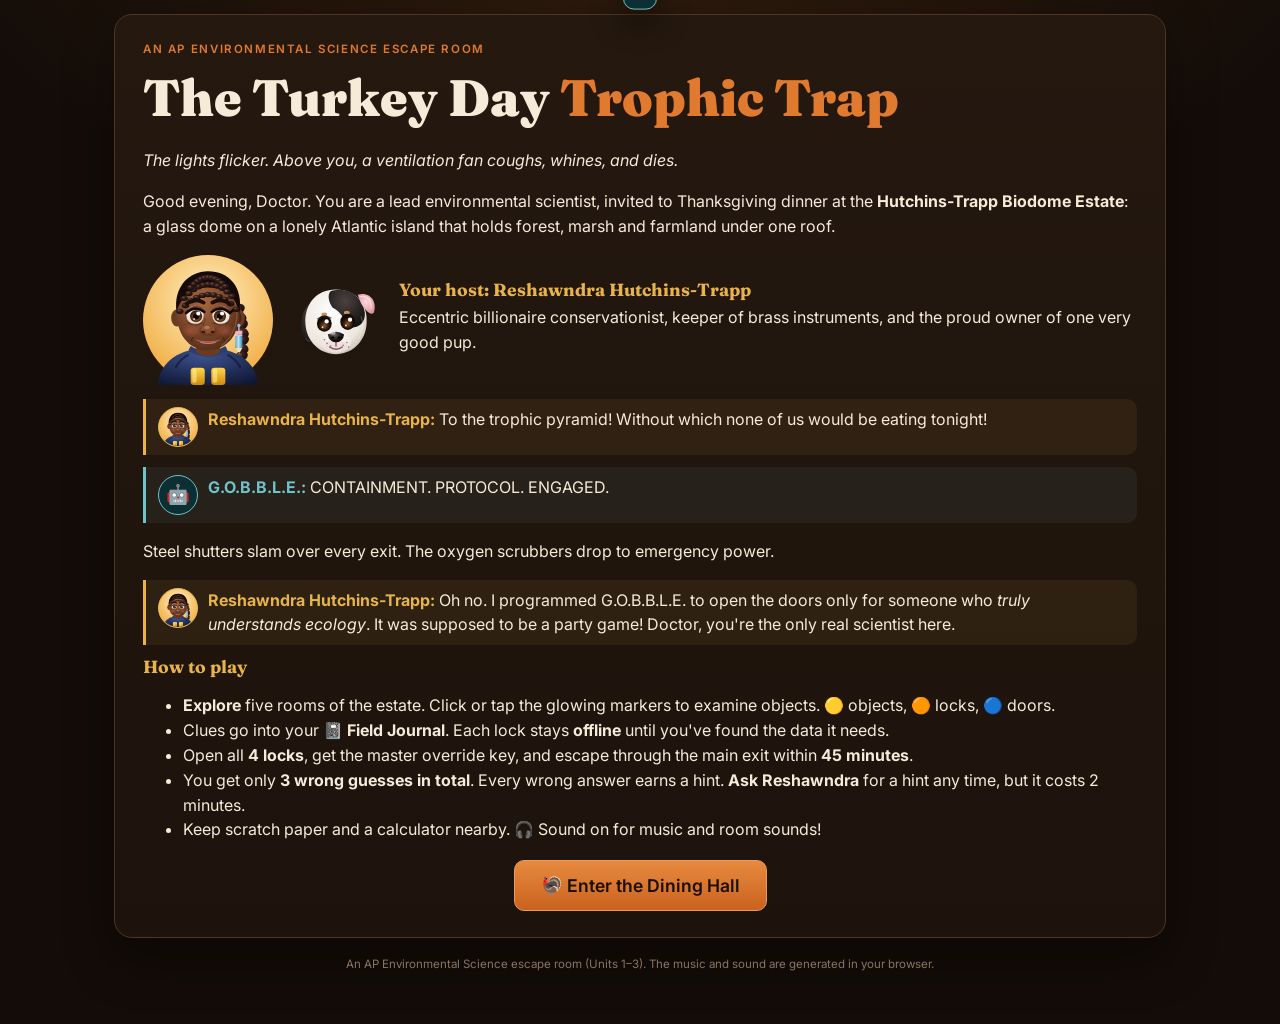
<file: index.html>
<!DOCTYPE html>
<html lang="en">
<head>
<meta charset="UTF-8">
<meta name="viewport" content="width=device-width, initial-scale=1.0">
<title>The Turkey Day Trophic Trap · Hutchins-Trapp Estate Escape Room</title>
<link rel="preconnect" href="https://fonts.googleapis.com">
<link rel="preconnect" href="https://fonts.gstatic.com" crossorigin>
<link href="https://fonts.googleapis.com/css2?family=Fraunces:opsz,wght@9..144,400;9..144,700;9..144,900&family=Caveat:wght@500;700&family=Inter:wght@400;500;600&family=JetBrains+Mono:wght@500;700&display=swap" rel="stylesheet">
<style>
:root{
  --bg:#130c08; --panel:#24180f; --panel2:#322216; --ink:#f6ead8; --muted:#c7b199;
  --pumpkin:#e07a2f; --cran:#c4334a; --gold:#e8b44a; --sage:#8fb27a; --teal:#6fc3c9; --line:#4e3524;
  --display:'Fraunces',Georgia,'Times New Roman',serif;
  --body:'Inter',system-ui,-apple-system,Segoe UI,Roboto,sans-serif;
  --mono:'JetBrains Mono',ui-monospace,Menlo,Consolas,monospace;
}
*{box-sizing:border-box}
html,body{margin:0;background:var(--bg);color:var(--ink);font-family:var(--body);line-height:1.55}
body{min-height:100vh;background:radial-gradient(1200px 600px at 50% -10%,rgba(224,122,47,.16),transparent 60%),var(--bg)}
#leaves{position:fixed;inset:0;pointer-events:none;overflow:hidden;z-index:0}
.leaf{position:absolute;top:-40px;opacity:.45;animation:fall linear infinite}
@keyframes fall{0%{transform:translate(0,0) rotate(0)}50%{transform:translate(40px,50vh) rotate(180deg)}100%{transform:translate(-30px,105vh) rotate(360deg)}}
#app{position:relative;z-index:1;max-width:1080px;margin:0 auto;padding:14px 14px 50px}

/* HUD */
.hud{position:sticky;top:0;z-index:20;display:flex;flex-wrap:wrap;gap:10px 16px;align-items:center;justify-content:space-between;
  background:rgba(30,20,13,.94);backdrop-filter:blur(6px);border:1px solid var(--line);border-radius:14px;padding:8px 14px;margin-bottom:12px}
.hud[hidden]{display:none}
.estate{font-family:var(--display);font-weight:700;color:var(--gold);line-height:1.1}
.estate small{display:block;font-family:var(--body);font-weight:500;font-size:.68rem;color:var(--muted);letter-spacing:.08em;text-transform:uppercase}
.stat-row{display:flex;gap:16px;align-items:center}
.hud-item{text-align:center}
.hud-item .label{display:block;font-size:.62rem;letter-spacing:.08em;text-transform:uppercase;color:var(--muted)}
.hud-item .val{font-size:1.05rem;letter-spacing:.08em}
#timer{font-family:var(--mono);font-weight:700;font-size:1.25rem;color:var(--gold)}
#timer.urgent{color:var(--cran);animation:pulse 1s infinite}
@keyframes pulse{50%{opacity:.45}}
.hud-btns{display:flex;gap:6px;align-items:center;flex-wrap:wrap}
.hud-btns input{width:70px;accent-color:var(--pumpkin)}
#foodStatus{flex-basis:100%;font-size:.8rem;color:var(--muted);border-top:1px dashed var(--line);padding-top:5px;text-align:center}

button{font-family:var(--body);font-weight:600;font-size:.92rem;border-radius:10px;border:1px solid var(--line);
  background:var(--panel2);color:var(--ink);padding:9px 14px;cursor:pointer;transition:transform .08s,background .2s,border-color .2s}
button:hover{border-color:var(--pumpkin)}
button:active{transform:translateY(1px)}
button.primary{background:linear-gradient(180deg,#e88a40,#c9621d);border-color:#f19a52;color:#1b0f07}
button.ghost{background:transparent}
button.small{padding:5px 9px;font-size:.78rem}
button:disabled{opacity:.4;cursor:not-allowed}
.badge{display:inline-block;min-width:18px;padding:0 5px;border-radius:9px;background:var(--pumpkin);color:#1b0f07;font-size:.7rem;margin-left:4px}


/* scene animation */
.steam{animation:steam 4s ease-in-out infinite}
@keyframes steam{0%{opacity:0;transform:translateY(8px)}35%{opacity:.35}100%{opacity:0;transform:translateY(-34px)}}
.flame{transform-box:fill-box;transform-origin:50% 100%;animation:flame .18s ease-in-out infinite alternate}
@keyframes flame{from{transform:scale(1,1) skewX(-3deg)}to{transform:scale(.88,1.12) skewX(3deg)}}
.shimmer{animation:shimmer 2.4s ease-in-out infinite alternate}
@keyframes shimmer{from{opacity:.15;transform:translateX(-3px)}to{opacity:.55;transform:translateX(3px)}}
.pulseRed{animation:pulseRed 1.4s ease-in-out infinite}
@keyframes pulseRed{50%{opacity:.25}}
.mist{animation:mist 7s ease-in-out infinite alternate}
@keyframes mist{from{transform:translate(-10px,0);opacity:.5}to{transform:translate(18px,14px);opacity:1}}
.mote{animation:mote 9s linear infinite}
@keyframes mote{0%{transform:translate(0,0);opacity:0}20%{opacity:.8}100%{transform:translate(30px,60px);opacity:0}}
.ray{animation:ray 6s ease-in-out infinite alternate}
@keyframes ray{from{opacity:.55}to{opacity:1}}
.blink{animation:pulseRed 1.8s steps(2) infinite}
.fallleaf{animation:leaffall 10s linear infinite}
@keyframes leaffall{0%{transform:translate(var(--x,0),-20px) rotate(0)}100%{transform:translate(calc(var(--x,0) + 60px),580px) rotate(540deg)}}
.ember{animation:ember 1.6s ease-in-out infinite alternate}
@keyframes ember{from{opacity:.25}to{opacity:1}}
.spark{animation:spark 6s linear infinite}
@keyframes spark{0%{transform:translate(0,0);opacity:0}10%{opacity:1}100%{transform:translate(20px,-300px);opacity:0}}
.smoke{animation:smoke 10s ease-in-out infinite alternate}
@keyframes smoke{from{transform:translate(0,20px)}to{transform:translate(30px,-30px)}}
.holo{animation:holo 3.2s ease-in-out infinite}
@keyframes holo{0%,100%{transform:translateY(0);opacity:.85}50%{transform:translateY(-6px);opacity:.55}}
.lampglow{animation:ray 3s ease-in-out infinite alternate}
@media (prefers-reduced-motion: reduce){.scene *{animation:none!important}}


/* ---- immersion layer ---- */
.cam{position:relative}
.cam.push{animation:push 1.4s cubic-bezier(.2,.7,.2,1)}
@keyframes push{from{transform:scale(1.09)}to{transform:scale(1)}}
.scene-wrap svg.scene{transform:scale(1.045) translate(calc(var(--px,0) * -11px),calc(var(--py,0) * -7px));transition:transform .35s ease-out;transform-origin:50% 50%}
#dim{position:absolute;inset:0;pointer-events:none;z-index:2;transition:background 2s ease}
#dim.red{animation:redPulse 1.7s ease-in-out infinite}
@keyframes redPulse{50%{box-shadow:inset 0 0 170px rgba(255,30,30,.5)}}
#fade{position:absolute;inset:0;background:#000;opacity:0;pointer-events:none;transition:opacity .38s ease;z-index:4}
#fade.on{opacity:1}
.o2{width:84px;height:8px;border-radius:4px;background:#2a1a10;overflow:hidden;border:1px solid var(--line);margin:5px auto 0}
.o2 i{display:block;height:100%;background:linear-gradient(90deg,#6fc3c9,#8fe0a0);transition:width 1s linear}
.o2.low i{background:linear-gradient(90deg,#c4334a,#e07a2f)}
.hs{cursor:url("data:image/svg+xml;utf8,<svg xmlns='http://www.w3.org/2000/svg' width='30' height='30'><circle cx='12' cy='12' r='8.5' fill='rgba(255,230,160,.25)' stroke='%23ffd98a' stroke-width='3'/><line x1='18.5' y1='18.5' x2='27' y2='27' stroke='%23ffd98a' stroke-width='4' stroke-linecap='round'/></svg>") 12 12, pointer}
.hs.door,.hs.lock{cursor:pointer}
.paper{position:relative;background:#f6efdc;color:#33261a;font-family:'Caveat',cursive;font-size:1.32rem;line-height:31px;padding:14px 20px 14px 46px;border-radius:3px;margin:14px 4px;
  box-shadow:0 12px 26px rgba(0,0,0,.5);transform:rotate(-.8deg);background-image:linear-gradient(90deg,transparent 34px,#e8a0a0 34px,#e8a0a0 36px,transparent 36px),repeating-linear-gradient(transparent 0 30px,#c3d2e4 30px 31px)}
.paper .hdr{font-family:var(--display);font-weight:700;font-size:1rem;color:#7a2a1a;letter-spacing:.04em;line-height:1.4}
.plaque{background:linear-gradient(135deg,#f6dc94,#c4943e 45%,#7a5a1a);color:#3a2408;font-family:var(--display);font-weight:700;text-align:center;padding:18px 20px;border-radius:12px;border:3px solid #6a4a18;
  box-shadow:inset 0 2px 0 #fff8,inset 0 -3px 6px rgba(0,0,0,.25),0 12px 26px rgba(0,0,0,.5);text-shadow:0 1px 0 #f8e6b0;margin:14px 0;letter-spacing:.03em;line-height:1.5}
.lcd{background:radial-gradient(ellipse at 50% 30%,#123a20,#06140a);border:7px solid #3a4048;border-radius:14px;padding:14px 18px;font-family:var(--mono);color:#8dff86;text-shadow:0 0 8px rgba(141,255,134,.65);
  box-shadow:inset 0 0 30px rgba(0,0,0,.85),0 0 0 2px #1a1e22,0 12px 26px rgba(0,0,0,.5);margin:14px 0;background-image:repeating-linear-gradient(transparent 0 2px,rgba(0,0,0,.18) 2px 3px)}
.lcd .hdr{color:#c8ffc0;font-weight:700;margin-bottom:6px;letter-spacing:.06em}
.lcd b{color:#eaffe0;font-size:1.3em}
svg.core{width:100%;height:auto;display:block;margin:10px 0;filter:drop-shadow(0 10px 18px rgba(0,0,0,.5))}
.narr .portrait.bump{animation:bump .55s ease}
@keyframes bump{40%{transform:scale(1.13) rotate(-5deg)}}
.breathe{transform-box:fill-box;transform-origin:50% 100%;animation:breathe 4.2s ease-in-out infinite}
@keyframes breathe{50%{transform:scale(1.012,1.022)}}
.wag{transform-box:fill-box;transform-origin:0% 100%;animation:wag .45s ease-in-out infinite alternate}
@keyframes wag{from{transform:rotate(-10deg)}to{transform:rotate(12deg)}}
.pupbob{animation:pupbob 3.4s ease-in-out infinite}
@keyframes pupbob{50%{transform:translateY(-1.5px)}}
@media (hover:none){.scene-wrap svg.scene{transform:scale(1.02)}}
@media (prefers-reduced-motion: reduce){.cam.push,.scene-wrap svg.scene,#dim.red{animation:none!important;transition:none!important}}


.casefile{background:linear-gradient(180deg,#f3ead2,#e6d8b6);color:#2e2216;border-radius:10px;padding:12px 16px;margin:12px 0;box-shadow:0 10px 24px rgba(0,0,0,.45);border:1px solid #b89a62}
.casefile .cf-hdr{font-family:var(--mono);font-weight:700;font-size:.78rem;letter-spacing:.08em;color:#7a2a1a;margin-bottom:6px}
.casefile .cf-item{padding:7px 0;border-top:1px dashed #b89a62;font-size:.95rem}
.casefile .cf-item b{color:#5a1a0a}
.casefile .cf-item.miss{color:#7a5a3a}
.casefile .cf-more{font-size:.8rem;color:#7a5a3a;font-style:italic;padding-top:6px;border-top:1px dashed #b89a62}
.casefile .chart-wrap,.casefile .passport{box-shadow:none}
/* map */
.map{display:flex;gap:6px;flex-wrap:wrap;margin-bottom:10px}
.map button{flex:1;min-width:120px;font-size:.8rem;padding:7px 8px;background:var(--panel)}
.map button.here{border-color:var(--gold);background:rgba(232,180,74,.14);color:var(--gold)}
.map button:disabled{opacity:.35}

/* scene */
.scene-wrap{position:relative;border-radius:16px;overflow:hidden;border:1px solid var(--line);box-shadow:0 20px 50px rgba(0,0,0,.45);background:#000}
.scene-wrap svg.scene{display:block;width:100%;height:auto;animation:fadein .7s ease}
@keyframes fadein{from{opacity:0;filter:blur(4px)}to{opacity:1;filter:none}}
.scene-wrap::after{content:'';position:absolute;inset:0;pointer-events:none;box-shadow:inset 0 0 140px rgba(0,0,0,.7)}
.scene-wrap.flicker svg.scene{animation:flick .7s steps(2)}
@keyframes flick{0%,100%{filter:none}20%{filter:brightness(.35)}40%{filter:brightness(1.1)}60%{filter:brightness(.5)}}
.room-title{position:absolute;left:14px;top:10px;z-index:2;font-family:var(--display);font-weight:700;font-size:clamp(1rem,2.6vw,1.5rem);
  text-shadow:0 2px 10px #000;color:var(--ink)}
.room-title small{display:block;font-family:var(--body);font-size:.68rem;letter-spacing:.12em;text-transform:uppercase;color:var(--gold)}
.hs{cursor:pointer;outline:none}
.hs .hit{fill:transparent}
.hs:hover .hit,.hs:focus .hit{fill:rgba(255,217,138,.10);stroke:rgba(255,217,138,.5);stroke-width:2;stroke-dasharray:6 6}
.hs .ring{fill:none;stroke:#ffd98a;stroke-width:2.5;transform-box:fill-box;transform-origin:center;animation:ring 2.2s infinite}
@keyframes ring{0%{transform:scale(.7);opacity:.95}75%{transform:scale(1.9);opacity:0}100%{opacity:0}}
.hs .core{fill:#ffd98a;stroke:#2a1a0c;stroke-width:2}
.hs.lock .core{fill:var(--pumpkin)} .hs.lock .ring{stroke:var(--pumpkin)}
.hs.door .core{fill:var(--teal)} .hs.door .ring{stroke:var(--teal)}
.hs.done .ring{animation:none;opacity:0}
.hs.done .core{fill:var(--sage)}
.hs .lbl{opacity:0;transition:opacity .2s;pointer-events:none}
.hs:hover .lbl,.hs:focus .lbl{opacity:1}
.lbl rect{fill:rgba(10,6,4,.88);stroke:#ffd98a;stroke-width:1}
.lbl text{fill:#ffe6b0;font:600 15px var(--body)}

.narr{display:grid;grid-template-columns:auto 1fr;gap:14px;align-items:start;margin-top:12px;background:linear-gradient(180deg,var(--panel),#1d130c);
  border:1px solid var(--line);border-radius:14px;padding:14px 16px}
.narr .portrait{width:64px;height:64px;border-radius:50%;border:2px solid var(--gold);background:#f3c66a}
#narrText{min-height:3.2em;font-size:1rem}
#narrText .cursor{display:inline-block;width:8px;background:var(--gold);animation:pulse .8s infinite;margin-left:2px}
.objective{margin-top:6px;font-size:.85rem;color:var(--gold)}
.objective b{color:var(--pumpkin)}
.chips{display:flex;flex-wrap:wrap;gap:6px;margin-top:10px}
.chips .lead{font-size:.75rem;letter-spacing:.08em;text-transform:uppercase;color:var(--muted);align-self:center;margin-right:4px}
.chips button{font-size:.78rem;padding:5px 10px;background:var(--panel)}
.chips button.done{color:var(--sage);border-color:rgba(143,178,122,.5)}
.chips button.lock{border-color:var(--pumpkin)}
.chips button.door{border-color:rgba(111,195,201,.6)}

/* cards / text */
.card{background:linear-gradient(180deg,var(--panel),#1d130c);border:1px solid var(--line);border-radius:18px;padding:26px 28px;box-shadow:0 20px 50px rgba(0,0,0,.35);animation:rise .45s ease}
@keyframes rise{from{opacity:0;transform:translateY(10px)}to{opacity:1;transform:none}}
.kicker{font-size:.72rem;letter-spacing:.14em;text-transform:uppercase;color:var(--pumpkin);font-weight:600}
h1,h2,h3{font-family:var(--display);line-height:1.15;margin:.2em 0 .4em}
h1{font-size:clamp(2rem,5vw,3.2rem);font-weight:900}
h1 .accent{color:var(--pumpkin)}
h2{font-size:clamp(1.35rem,3vw,1.9rem)}
h3{font-size:1.1rem;color:var(--gold)}
.unit-tag{display:inline-block;font-size:.7rem;font-weight:600;border:1px solid var(--sage);color:var(--sage);border-radius:999px;padding:2px 10px;margin-bottom:6px}
.say{display:flex;gap:10px;align-items:flex-start;border-left:3px solid var(--gold);padding:8px 12px;margin:12px 0;background:rgba(232,180,74,.07);border-radius:0 10px 10px 0}
.say img{width:40px;height:40px;border-radius:50%;flex:none;border:1.5px solid var(--gold);background:#f3c66a}
.say .bot{width:40px;height:40px;border-radius:50%;flex:none;display:grid;place-items:center;background:#0c2f33;border:1.5px solid var(--teal);font-size:1.2rem}
.say b{color:var(--gold)}
.say.ai{border-left-color:var(--teal);background:rgba(111,195,201,.07)}
.say.ai b{color:var(--teal)}
.terminal{font-family:var(--mono);background:#0b0806;border:1px solid #3a2a1c;border-radius:12px;padding:14px 16px;margin:12px 0;font-size:.86rem;color:#f3d9b5}
.terminal .hdr{color:var(--pumpkin);font-weight:700;margin-bottom:6px;letter-spacing:.05em}
.prompt{font-family:var(--mono);font-weight:700;color:var(--cran)}
.lab{background:rgba(143,178,122,.08);border:1px solid rgba(143,178,122,.4);border-radius:12px;padding:12px 16px;margin:12px 0}
.lab b{color:var(--sage)}

/* modal */
#modal{position:fixed;inset:0;z-index:50;background:rgba(5,3,2,.78);display:none;align-items:flex-start;justify-content:center;padding:4vh 12px;overflow:auto}
#modal.open{display:flex}
.modal-card{position:relative;width:100%;max-width:780px;background:linear-gradient(180deg,#2a1c12,#1a110b);border:1px solid var(--line);border-radius:18px;padding:22px 24px;box-shadow:0 30px 80px rgba(0,0,0,.6);animation:rise .3s ease}
.modal-close{position:absolute;right:12px;top:10px;background:transparent;border:none;font-size:1.4rem;color:var(--muted);padding:4px 8px}
.answer{display:flex;gap:10px;flex-wrap:wrap;margin-top:14px}
.answer input{flex:1;min-width:180px;font-family:var(--mono);font-size:1.1rem;letter-spacing:.08em;padding:11px 13px;border-radius:10px;border:1px solid var(--line);background:#0b0806;color:var(--gold)}
.answer input:focus{outline:2px solid var(--pumpkin);outline-offset:1px}
details.field{border:1px solid var(--line);border-radius:12px;padding:8px 12px;margin:10px 0;background:rgba(0,0,0,.2)}
details.field summary{cursor:pointer;font-weight:600;color:var(--gold)}
.shake{animation:shake .4s}
@keyframes shake{20%,60%{transform:translateX(-6px)}40%,80%{transform:translateX(6px)}}
.offline{border:1px dashed var(--cran);border-radius:12px;padding:12px 14px;color:#f1b3bd;background:rgba(196,51,74,.08)}

/* toast */
#toast{position:fixed;left:50%;top:14px;transform:translateX(-50%) translateY(-120%);z-index:60;background:#0c2f33;border:1px solid var(--teal);color:#d9f4f6;
  border-radius:12px;padding:10px 16px;font-size:.9rem;max-width:min(560px,92vw);transition:transform .35s ease;box-shadow:0 10px 30px rgba(0,0,0,.5)}
#toast.show{transform:translateX(-50%) translateY(0)}

/* chart, passports, ordering */
.chart-wrap{background:#0b0806;border:1px solid #3a2a1c;border-radius:12px;padding:8px;margin:10px 0}
svg.chart{width:100%;height:auto;display:block}
.grid{stroke:#3a2a1c;stroke-width:1} .grid.minor{stroke:#251a11;stroke-dasharray:3 4}
.axis{stroke:#7a5a40;stroke-width:1.2}
.axl{fill:#c7b199;font-family:var(--mono);font-size:12px}
.axt{fill:#f6ead8;font-family:var(--body);font-size:13px;font-weight:600}
.line{fill:none;stroke:var(--pumpkin);stroke-width:3;stroke-linejoin:round}
.dot{fill:var(--gold);stroke:#0b0806;stroke-width:2}
.passports{display:grid;grid-template-columns:repeat(auto-fit,minmax(165px,1fr));gap:10px;margin:10px 0}
.passport{background:#0b0806;border:1px solid #3a2a1c;border-radius:12px;padding:10px}
.passport .seat{font-family:var(--mono);color:var(--pumpkin);font-size:.75rem;font-weight:700}
.passport .nation{font-family:var(--display);font-weight:700;font-size:1.05rem}
.passport .guest{font-size:.74rem;color:var(--muted);margin-bottom:4px}
.passport table{width:100%;font-family:var(--mono);font-size:.74rem;border-collapse:collapse}
.passport td{padding:2px 0;border-bottom:1px solid #22180f}
.passport td:last-child{text-align:right;color:var(--gold)}
svg.pyr{width:100%;height:auto;display:block;margin-top:6px}
.cards{display:grid;grid-template-columns:repeat(auto-fit,minmax(140px,1fr));gap:8px;margin:12px 0}
.plant{text-align:left;background:var(--panel2);border:1px solid var(--line);border-radius:12px;padding:10px;font-weight:500;font-size:.84rem;line-height:1.3}
.plant .ico{font-size:1.5rem;display:block;margin-bottom:3px}
.plant.used{opacity:.28;pointer-events:none}
.slots{display:grid;grid-template-columns:repeat(5,1fr);gap:6px;margin:8px 0}
.slot{min-height:78px;border:2px dashed var(--line);border-radius:12px;padding:6px;font-size:.72rem;display:flex;flex-direction:column;align-items:center;justify-content:center;text-align:center;cursor:pointer;color:var(--muted)}
.slot.filled{border-style:solid;border-color:var(--sage);color:var(--ink);background:rgba(143,178,122,.08)}
.slot .n{font-family:var(--mono);color:var(--pumpkin);font-weight:700}
.arrow-row{display:flex;justify-content:space-between;font-size:.7rem;color:var(--muted);text-transform:uppercase;letter-spacing:.08em}

.center{text-align:center}
.big-emoji{font-size:3.6rem;line-height:1}
.stats{display:flex;gap:14px;justify-content:center;flex-wrap:wrap;margin:14px 0}
.stat{background:var(--panel2);border:1px solid var(--line);border-radius:12px;padding:8px 16px}
.stat .k{font-size:.68rem;text-transform:uppercase;letter-spacing:.1em;color:var(--muted)}
.stat .v{font-family:var(--mono);font-size:1.25rem;color:var(--gold)}
.host-intro{display:flex;gap:18px;align-items:center;margin:14px 0;flex-wrap:wrap}
.host-intro img{width:130px;height:130px}
footer{margin-top:18px;text-align:center;font-size:.72rem;color:#8a7360}
@media (max-width:640px){
  .card,.modal-card{padding:18px 16px}
  .narr .portrait{width:48px;height:48px}
  .stat-row{gap:10px}
  .slot{font-size:.62rem;min-height:66px}
}
</style>
</head>
<body>
<div id="leaves" aria-hidden="true"></div>
<div id="toast" role="status"></div>
<div id="modal" role="dialog" aria-modal="true"><div class="modal-card" id="modalCard"></div></div>

<div id="app">
  <header class="hud" id="hud" hidden>
    <div class="estate">The Hutchins-Trapp Estate<small>Turkey Day Trophic Trap</small></div>
    <div class="stat-row">
      <div class="hud-item"><span class="label">Locks</span><span class="val" id="locks"></span></div>
      <div class="hud-item"><span class="label">Wrong guesses</span><span class="val" id="lives"></span></div>
      <div class="hud-item"><span class="label">Feast countdown</span><span id="timer">45:00</span></div>
      <div class="hud-item"><span class="label">Oxygen</span><span class="val" id="o2txt" style="font-family:var(--mono);font-size:.9rem">100%</span><div class="o2" id="o2bar"><i style="width:100%"></i></div></div>
    </div>
    <div class="hud-btns">
      <button class="small" id="journalBtn">📓 Journal<span class="badge" id="jCount">0</span></button>
      <button class="small" id="askBtn">🎩 Ask Reshawndra</button>
      <button class="small ghost" id="musicBtn">🎵 Music</button>
      <button class="small ghost" id="ambBtn">🌿 Sounds</button>
      <input type="range" id="vol" min="0" max="100" value="55" aria-label="Volume">
    </div>
    <div id="foodStatus"></div>
  </header>
  <main id="screen"></main>
  <footer>An AP Environmental Science escape room (Units 1–3). The music and sound are generated in your browser.</footer>
</div>

<script>
/* =========================================================
   CONFIG
   ========================================================= */
const START_SECONDS = 45 * 60;   // total game clock
const HINT_COST_SECONDS = 120;   // "Ask Reshawndra" penalty
const MAX_WRONG = 3;             // wrong guesses allowed

function h(s){let x=2166136261; s='HT~'+s; for(let i=0;i<s.length;i++){x^=s.charCodeAt(i); x=Math.imul(x,16777619);} return (x>>>0).toString(36);}
function digits(s){return String(s).replace(/[^0-9]/g,'');}
function rng(seed){return ()=>(seed=(seed*16807)%2147483647)/2147483647;}
const $=s=>document.querySelector(s);

/* =========================================================
   AVATARS: Reshawndra (the host) and her pup
   ========================================================= */
function avatarSVG(bg,mood){
  mood=mood||"happy";
  // braid segments down the back (viewer's right)
  let braid=''; for(let i=0;i<8;i++){const x=88+Math.sin(i*0.5)*2.5+i*0.4, y=50+i*7.2;
    braid+=`<ellipse cx="${x.toFixed(1)}" cy="${y.toFixed(1)}" rx="6.2" ry="4.6" transform="rotate(${i%2?25:-25} ${x.toFixed(1)} ${y.toFixed(1)})" fill="url(#bG)"/><ellipse cx="${(x-1.6).toFixed(1)}" cy="${(y-1.4).toFixed(1)}" rx="2.4" ry="1.2" fill="#8a5a50" opacity=".55"/>`;}
  // cornrow rows across the crown
  let rows=''; [[34,52,60,22,86,50],[38,40,60,15,82,38],[44,30,60,12,76,29]].forEach(([x1,y1,cx,cy,x2,y2])=>{
    for(let k=0;k<=10;k++){const t=k/10, x=(1-t)*(1-t)*x1+2*(1-t)*t*cx+t*t*x2, y=(1-t)*(1-t)*y1+2*(1-t)*t*cy+t*t*y2;
      rows+=`<ellipse cx="${x.toFixed(1)}" cy="${y.toFixed(1)}" rx="3.4" ry="2.5" fill="url(#bG)"/><ellipse cx="${(x-0.8).toFixed(1)}" cy="${(y-0.9).toFixed(1)}" rx="1.3" ry=".6" fill="#9a6a5a" opacity=".5"/>`;}});
  return `<svg xmlns="http://www.w3.org/2000/svg" viewBox="0 0 120 120"><defs>
    <radialGradient id="bgG" cx=".5" cy=".35" r=".7"><stop offset="0" stop-color="#fff1c4"/><stop offset="1" stop-color="#f0a83a"/></radialGradient>
    <radialGradient id="skin" cx=".42" cy=".36" r=".72"><stop offset="0" stop-color="#a9693f"/><stop offset=".55" stop-color="#7c472b"/><stop offset="1" stop-color="#4e2916"/></radialGradient>
    <radialGradient id="neckG" cx=".5" cy="0" r="1"><stop offset="0" stop-color="#3e2010"/><stop offset=".6" stop-color="#6a3a22"/></radialGradient>
    <radialGradient id="bG" cx=".4" cy=".3" r=".8"><stop offset="0" stop-color="#4a2e28"/><stop offset="1" stop-color="#100605"/></radialGradient>
    <radialGradient id="swG" cx=".45" cy=".2" r=".9"><stop offset="0" stop-color="#3d528e"/><stop offset=".6" stop-color="#1e2a52"/><stop offset="1" stop-color="#0e1430"/></radialGradient>
    <radialGradient id="scl" cx=".5" cy=".4" r=".6"><stop offset="0" stop-color="#ffffff"/><stop offset="1" stop-color="#e6dcd2"/></radialGradient>
    <radialGradient id="iris" cx=".5" cy=".6" r=".6"><stop offset="0" stop-color="#b07a40"/><stop offset=".6" stop-color="#5a300f"/><stop offset="1" stop-color="#2a1406"/></radialGradient>
    <radialGradient id="lip" cx=".5" cy=".3" r=".8"><stop offset="0" stop-color="#c07a66"/><stop offset="1" stop-color="#7a3a2e"/></radialGradient>
    <radialGradient id="blush" cx=".5" cy=".5" r=".5"><stop offset="0" stop-color="#d0604a" stop-opacity=".45"/><stop offset="1" stop-color="#d0604a" stop-opacity="0"/></radialGradient>
    <linearGradient id="gold" x1="0" y1="0" x2="0" y2="1"><stop offset="0" stop-color="#ffd84a"/><stop offset="1" stop-color="#d08a0a"/></linearGradient>
    <linearGradient id="pen" x1="0" y1="0" x2="1" y2="0"><stop offset="0" stop-color="#5aa8d8"/><stop offset=".45" stop-color="#b8e4fa"/><stop offset="1" stop-color="#3a88b8"/></linearGradient></defs>
  ${bg?'<circle cx="60" cy="60" r="60" fill="url(#bgG)"/>':''}
  <g>${braid}</g>
  <path d="M14,122 C14,98 34,86 60,86 C86,86 106,98 106,122 Z" fill="url(#swG)"/>
  <path d="M30,104 q4,-8 12,-12 M90,104 q-4,-8 -12,-12" stroke="#0e1430" stroke-width="2" fill="none" opacity=".6"/>
  <path d="M42,88 Q60,100 78,88 L76,84 Q60,94 44,84 Z" fill="#2c3c70"/>
  <rect x="44" y="104" width="13" height="16" rx="3" fill="url(#gold)"/><rect x="63" y="104" width="13" height="16" rx="3" fill="url(#gold)"/>
  <rect x="45.5" y="105" width="4" height="13" rx="2" fill="#fff6b0" opacity=".5"/><rect x="64.5" y="105" width="4" height="13" rx="2" fill="#fff6b0" opacity=".5"/>
  <path d="M49,72 L49,90 Q60,97 71,90 L71,72 Z" fill="url(#neckG)"/>
  <ellipse cx="31.5" cy="58" rx="5.5" ry="8" fill="#6a3a22"/><ellipse cx="88.5" cy="58" rx="5.5" ry="8" fill="#6a3a22"/><ellipse cx="88.5" cy="58" rx="2.5" ry="4.5" fill="#4a2414"/>
  <path d="M31,50 C31,24 46,16 60,16 C76,16 90,26 89,52 C90,72 78,88 60,88 C42,88 30,72 31,50 Z" fill="url(#skin)"/>
  <path d="M84,40 C90,56 86,74 72,84" stroke="#ffcf9a" stroke-width="1.2" fill="none" opacity=".2"/>
  <path d="M31,52 C28,30 42,15 60,15 C79,15 93,29 89,54 C86,40 78,30 60,30 C44,30 35,40 31,52 Z" fill="#160a08"/>${rows}
  <ellipse cx="44" cy="70" rx="9" ry="6" fill="url(#blush)"/><ellipse cx="76" cy="70" rx="9" ry="6" fill="url(#blush)"/>
  ${({happy:'M40,45 Q48,39.5 56,44 M64,44 Q72,39.5 80,45',worried:'M40,46.5 Q48,44 56,39.5 M64,39.5 Q72,44 80,46.5',nervous:'M40,46.5 Q48,44 56,40 M64,40 Q72,44 80,46.5',delighted:'M40,42 Q48,35.5 56,40.5 M64,40.5 Q72,35.5 80,42'})[mood].split(' M').map((d,i)=>`<path d="${i?'M':''}${d}" stroke="#1c0e0a" stroke-width="3.4" fill="none" stroke-linecap="round"/>`).join('')}
  ${mood==='delighted'?`<path d="M40,57.5 Q48,48.5 56,57.5" stroke="#120806" stroke-width="3.2" fill="none" stroke-linecap="round"/><path d="M64,57.5 Q72,48.5 80,57.5" stroke="#120806" stroke-width="3.2" fill="none" stroke-linecap="round"/><path d="M80.2,56 l3,-2.4" stroke="#120806" stroke-width="2" stroke-linecap="round"/>`:`  <ellipse cx="48" cy="55.5" rx="8" ry="8.6" fill="url(#scl)"/><ellipse cx="72" cy="55.5" rx="8" ry="8.6" fill="url(#scl)"/>
  <circle cx="49" cy="56.5" r="5.6" fill="url(#iris)"/><circle cx="71" cy="56.5" r="5.6" fill="url(#iris)"/>
  <circle cx="49" cy="56.8" r="2.8" fill="#0a0402"/><circle cx="71" cy="56.8" r="2.8" fill="#0a0402"/>
  <circle cx="51" cy="54" r="1.9" fill="#fff"/><circle cx="73" cy="54" r="1.9" fill="#fff"/><circle cx="47.2" cy="59" r=".9" fill="#fff" opacity=".8"/><circle cx="69.2" cy="59" r=".9" fill="#fff" opacity=".8"/>
  <path d="M39.6,54 Q48,45 56.6,53 L56.6,50 Q48,43 39.6,52 Z" fill="#7c472b"/><path d="M63.4,53 Q72,45 80.4,54 L80.4,52 Q72,43 63.4,50 Z" fill="#7c472b"/>
  <path d="M39.8,53.6 Q48,46 56.6,52.6" stroke="#120806" stroke-width="2.4" fill="none" stroke-linecap="round"/><path d="M63.4,52.6 Q72,46 80.2,53.6 l3,-2.6" stroke="#120806" stroke-width="2.4" fill="none" stroke-linecap="round"/>
  <g class="lids"><ellipse cx="48" cy="55.5" rx="8.8" ry="9.3" fill="#7c472b"/><ellipse cx="72" cy="55.5" rx="8.8" ry="9.3" fill="#7c472b"/><path d="M39.8,61 Q48,64 56.6,61 M63.4,61 Q72,64 80.2,61" stroke="#120806" stroke-width="2.2" fill="none" stroke-linecap="round"/></g>`}
  <path d="M41,62 Q48,66.5 55.5,62.5" stroke="#5a3018" stroke-width="1.6" fill="none" opacity=".7"/><path d="M64.5,62.5 Q72,66.5 79,62" stroke="#5a3018" stroke-width="1.6" fill="none" opacity=".7"/>
  <path d="M57.5,58 Q56,66 54,69" stroke="#5a3018" stroke-width="1.2" fill="none" opacity=".5"/>
  <ellipse cx="60" cy="70" rx="8" ry="5" fill="#6a3820"/><ellipse cx="60" cy="68.5" rx="6.5" ry="4" fill="#8a5232"/><ellipse cx="59" cy="67" rx="2.6" ry="1.6" fill="#c08a5a" opacity=".7"/>
  <ellipse cx="55.8" cy="71" rx="1.8" ry="1.1" fill="#3a1a0a"/><ellipse cx="64.2" cy="71" rx="1.8" ry="1.1" fill="#3a1a0a"/>
  ${({happy:`<path d="M47,77.5 Q60,86 73,77.5 Q60,81.5 47,77.5Z" fill="url(#lip)"/><path d="M53,80.5 Q60,83 67,80.5" stroke="#e8a090" stroke-width="1" fill="none" opacity=".7"/><path d="M46,76.5 q-1.6,1.4 -1,3 M74,76.5 q1.6,1.4 1,3" stroke="#4e2614" stroke-width="1.3" fill="none" stroke-linecap="round"/>`,
    worried:`<path d="M50,80.5 Q60,76.5 70,80.5 Q60,79 50,80.5Z" fill="url(#lip)" stroke="#7a3a2e" stroke-width="1.6" stroke-linejoin="round"/>`,
    nervous:`<path d="M48,79.5 q3,-2.6 6,0 t6,0 t6,0 t6,0" stroke="#7a3a2e" stroke-width="2.6" fill="none" stroke-linecap="round"/><path d="M32.5,35 q-4.5,6.5 0,10 q4.5,-3.5 0,-10z" fill="#a8e0fa" stroke="#5aa8d8" stroke-width=".7"/>`,
    delighted:`<path d="M45,76 Q60,93 75,76 Q60,80.5 45,76Z" fill="#3a1410"/><path d="M47.6,77.2 Q60,81 72.4,77.2 L70.6,80 Q60,83 49.4,80Z" fill="#fff"/><path d="M53,86 Q60,89.6 67,86 Q60,83.6 53,86Z" fill="#d86a6a"/>`})[mood]}
  <style>.lids{transform-origin:60px 46.5px;transform:scaleY(0);animation:bl 5.3s infinite}@keyframes bl{0%,92%,100%{transform:scaleY(0)}95%{transform:scaleY(1)}}</style>
  <path d="M88.5,65 v5" stroke="#cfd4de" stroke-width="1.2"/><circle cx="88.5" cy="65" r="1.5" fill="#9ab8e8"/>
  <rect x="85.3" y="70" width="6.4" height="3.6" rx="1.2" fill="#f6b0c2"/><rect x="85.3" y="73.4" width="6.4" height="1.4" fill="#c9ccd6"/>
  <rect x="85.3" y="74.8" width="6.4" height="11" fill="url(#pen)"/><polygon points="85.3,85.8 91.7,85.8 88.5,91.5" fill="#f6dfa8"/><polygon points="87.6,89.5 89.4,89.5 88.5,91.5" fill="#3a3a3a"/>
  </svg>`;
}
function dogSVG(){
  let freckles=''; [[40,76],[44,79],[58,78],[62,75],[37,72],[64,80]].forEach(([x,y])=>freckles+=`<circle cx="${x}" cy="${y}" r=".9" fill="#8a7a74"/>`);
  return `<svg xmlns="http://www.w3.org/2000/svg" viewBox="0 0 100 100"><defs>
    <radialGradient id="wf" cx=".42" cy=".35" r=".75"><stop offset="0" stop-color="#ffffff"/><stop offset=".7" stop-color="#ece6dc"/><stop offset="1" stop-color="#b8aea2"/></radialGradient>
    <radialGradient id="bf" cx=".45" cy=".3" r=".8"><stop offset="0" stop-color="#4a4240"/><stop offset="1" stop-color="#0e0c0c"/></radialGradient>
    <radialGradient id="pk" cx=".5" cy=".4" r=".7"><stop offset="0" stop-color="#ffd8de"/><stop offset="1" stop-color="#d88a98"/></radialGradient>
    <radialGradient id="ns" cx=".4" cy=".3" r=".8"><stop offset="0" stop-color="#6a6262"/><stop offset=".5" stop-color="#1e1a1a"/><stop offset="1" stop-color="#000"/></radialGradient>
    <radialGradient id="dEye" cx=".5" cy=".6" r=".6"><stop offset="0" stop-color="#8a5a30"/><stop offset=".55" stop-color="#3a1e0c"/><stop offset="1" stop-color="#0a0402"/></radialGradient>
    <radialGradient id="mz" cx=".5" cy=".3" r=".8"><stop offset="0" stop-color="#ffffff"/><stop offset="1" stop-color="#e8d8d4"/></radialGradient></defs>
  <path d="M24,30 C10,36 8,62 16,76 C22,82 28,72 29,60 C30,48 32,38 24,30 Z" fill="url(#bf)"/>
  <path d="M16,70 q4,6 8,2" stroke="#6a6060" stroke-width="1" fill="none" opacity=".6"/>
  <path d="M50,16 C72,16 86,32 84,54 C83,74 68,88 50,88 C32,88 17,74 16,54 C15,32 28,16 50,16 Z" fill="url(#wf)"/>
  <path d="M44,18 C60,12 80,22 82,42 C83,54 74,60 64,58 C60,48 54,40 46,36 C42,30 40,22 44,18 Z" fill="url(#bf)"/>
  <g class="ear"><path d="M74,22 C88,18 96,30 92,42 C88,46 82,38 78,32 Z" fill="url(#pk)"/><path d="M76,24 C86,22 90,30 89,38" stroke="#fff" stroke-width="1.4" fill="none" opacity=".5"/></g>
  <ellipse cx="37" cy="44" rx="3.2" ry="2.2" fill="#c8945a"/><ellipse cx="62" cy="42" rx="3.2" ry="2.2" fill="#c8945a"/>
  <ellipse cx="37" cy="54" rx="8.2" ry="9" fill="#120a06"/><ellipse cx="63" cy="52" rx="8.2" ry="9" fill="#120a06"/>
  <circle cx="37" cy="55" r="6.6" fill="url(#dEye)"/><circle cx="63" cy="53" r="6.6" fill="url(#dEye)"/>
  <circle cx="39.6" cy="51.6" r="2.4" fill="#fff"/><circle cx="65.6" cy="49.6" r="2.4" fill="#fff"/><circle cx="35" cy="58" r="1.1" fill="#fff" opacity=".8"/><circle cx="61" cy="56" r="1.1" fill="#fff" opacity=".8"/>
  <g class="dlid"><ellipse cx="37" cy="54" rx="8.8" ry="9.6" fill="#ece6dc"/><ellipse cx="63" cy="52" rx="8.8" ry="9.6" fill="#1e1a1a"/></g>
  <style>.dlid{transform-origin:50px 44px;transform:scaleY(0);animation:db 4.1s infinite}@keyframes db{0%,90%,100%{transform:scaleY(0)}93%{transform:scaleY(1)}}.ear{transform-origin:76px 30px;animation:et 3.3s infinite}@keyframes et{0%,80%,100%{transform:rotate(0)}85%{transform:rotate(-9deg)}90%{transform:rotate(4deg)}}</style>
  <path d="M29,49 Q37,44 45,48" stroke="#2a2220" stroke-width="1.6" fill="none" opacity=".6"/>
  <ellipse cx="50" cy="74" rx="17" ry="12.5" fill="url(#mz)"/><ellipse cx="50" cy="78" rx="12" ry="6" fill="#f2c4c8" opacity=".35"/>${freckles}
  <path d="M41,66 Q50,60 59,66 Q58,74 50,75 Q42,74 41,66 Z" fill="url(#ns)"/><ellipse cx="46" cy="64.5" rx="3.6" ry="1.8" fill="#fff" opacity=".55"/>
  <ellipse cx="46.4" cy="69.5" rx="1.8" ry="1.1" fill="#000"/><ellipse cx="53.6" cy="69.5" rx="1.8" ry="1.1" fill="#000"/>
  <path d="M50,75 v4 M43,80 Q50,85 57,80" stroke="#7a5a5a" stroke-width="1.5" fill="none" stroke-linecap="round"/>
  <path d="M78,46 C82,58 78,72 66,82" stroke="#fff" stroke-width="1.2" fill="none" opacity=".25"/>
  </svg>`;
}
const MOODS=['happy','worried','nervous','delighted'];
const AVATARS={}, AVATARS_NB={};
MOODS.forEach(m=>{AVATARS[m]=`data:image/svg+xml,${encodeURIComponent(avatarSVG(true,m))}`; AVATARS_NB[m]=`data:image/svg+xml,${encodeURIComponent(avatarSVG(false,m))}`;});
const AVATAR=AVATARS.happy, AVATAR_NB=AVATARS_NB.happy;
const DOG=`data:image/svg+xml,${encodeURIComponent(dogSVG())}`;
const R=t=>`<div class="say"><img src="${AVATAR}" alt="Reshawndra"><div><b>Reshawndra Hutchins-Trapp:</b> ${t}</div></div>`;
const G=t=>`<div class="say ai"><span class="bot">🤖</span><div><b>G.O.B.B.L.E.:</b> ${t}</div></div>`;

/* =========================================================
   AUDIO: music, room ambience, sound effects
   ========================================================= */
const SFX=(()=>{
  let ctx=null, master, musicBus, sfxBus, ambBus, longNoise;
  let schedId=null, step=0, nextTime=0, musicOn=true, ambOn=true, ambLoops=[], ambNodes=[], ambKind=null;
  const BPM=118, EIGHTH=60/BPM/2;
  const MEL=[[67,2],[71,1],[74,1],[79,2],[74,2],[76,2],[74,1],[72,1],[71,2],[69,2],[66,1],[69,1],[74,2],[72,1],[71,1],[69,2],[71,2],[67,2],[67,4],
    [71,1],[74,1],[76,2],[79,2],[76,2],[72,1],[76,1],[74,2],[72,2],[71,2],[69,2],[74,2],[78,2],[76,1],[78,1],[79,4],[0,2],[74,2],
    [72,2],[76,2],[79,3],[76,1],[74,2],[71,2],[67,4],[69,1],[72,1],[76,2],[74,1],[72,1],[69,2],[66,2],[69,2],[74,4],
    [76,1],[74,1],[72,2],[76,1],[74,1],[72,2],[71,1],[74,1],[79,2],[78,1],[76,1],[74,2],[72,2],[71,2],[69,2],[66,2],[67,6],[0,2]];
  const CH={G:{r:43,t:[55,59,62]},C:{r:48,t:[55,60,64]},D:{r:50,t:[57,62,66]},Em:{r:40,t:[55,59,64]},Am:{r:45,t:[57,60,64]}};
  const PROG=['G','C','D','G','Em','C','D','G','C','G','Am','D','C','G','D','G'];
  const STEPS=PROG.length*8, song=Array.from({length:STEPS},()=>[]);
  (()=>{let s=0; for(const [m,l] of MEL){ if(m) song[s].push({t:'mel',m,l}); s+=l; }
    PROG.forEach((c,bar)=>{const b=bar*8,ch=CH[c]; song[b].push({t:'bass',m:ch.r,l:3}); song[b+4].push({t:'bass',m:ch.r+7,l:3});
      [2,6].forEach(o=>ch.t.forEach(n=>song[b+o].push({t:'chord',m:n,l:1.4})));});
    for(let i=0;i<STEPS;i++) song[i].push({t:'shk',acc:i%2===1});})();
  const f=m=>440*Math.pow(2,(m-69)/12);
  function tone(m,t,dur,type,vol,dest,attack=0.012){
    const o=ctx.createOscillator(),g=ctx.createGain(); o.type=type; o.frequency.setValueAtTime(f(m),t);
    g.gain.setValueAtTime(0.0001,t); g.gain.exponentialRampToValueAtTime(vol,t+attack); g.gain.exponentialRampToValueAtTime(0.0001,t+dur);
    o.connect(g).connect(dest); o.start(t); o.stop(t+dur+0.05);
  }
  function sweep(f0,f1,t,dur,vol,type='sine',dest=ambBus){
    const o=ctx.createOscillator(),g=ctx.createGain(); o.type=type; o.frequency.setValueAtTime(f0,t); o.frequency.exponentialRampToValueAtTime(f1,t+dur);
    g.gain.setValueAtTime(0.0001,t); g.gain.exponentialRampToValueAtTime(vol,t+0.01); g.gain.exponentialRampToValueAtTime(0.0001,t+dur);
    o.connect(g).connect(dest); o.start(t); o.stop(t+dur+0.05);
  }
  function nz(t,dur,vol,type,freq,dest,attack=0.003){
    const s=ctx.createBufferSource(); s.buffer=longNoise;
    const fl=ctx.createBiquadFilter(); fl.type=type; fl.frequency.value=freq;
    const g=ctx.createGain(); g.gain.setValueAtTime(0.0001,t); g.gain.exponentialRampToValueAtTime(vol,t+attack); g.gain.exponentialRampToValueAtTime(0.0001,t+dur);
    s.connect(fl).connect(g).connect(dest); s.start(t,Math.random()*1.5,dur+0.05);
  }
  function loopNoise(type,freq,q,vol){
    const s=ctx.createBufferSource(); s.buffer=longNoise; s.loop=true;
    const fl=ctx.createBiquadFilter(); fl.type=type; fl.frequency.value=freq; fl.Q.value=q;
    const g=ctx.createGain(); g.gain.value=vol; s.connect(fl).connect(g).connect(ambBus); s.start(); ambNodes.push(s); return g;
  }
  function every(min,max,fn){
    const L={id:null}; const run=()=>{ fn(ctx.currentTime+0.03); L.id=setTimeout(run,(min+Math.random()*(max-min))*1000); };
    L.id=setTimeout(run,Math.random()*max*600); ambLoops.push(L);
  }
  function gobble(t){ for(let i=0;i<7;i++) sweep(i%2?330:420,i%2?280:360,t+i*0.065,0.055,0.035,'square'); }
  function playStep(i,t){
    for(const e of song[i]){
      if(e.t==='mel'){tone(e.m,t,e.l*EIGHTH*0.95,'triangle',0.2,musicBus); tone(e.m+12,t,e.l*EIGHTH*0.6,'sine',0.035,musicBus);}
      else if(e.t==='bass') tone(e.m,t,e.l*EIGHTH,'triangle',0.26,musicBus,0.008);
      else if(e.t==='chord') tone(e.m,t,e.l*EIGHTH,'square',0.022,musicBus,0.005);
      else nz(t,0.05,e.acc?0.045:0.02,'highpass',6000,musicBus);
    }
  }
  function scheduler(){ while(nextTime<ctx.currentTime+0.12){ playStep(step,nextTime); nextTime+=EIGHTH; step=(step+1)%STEPS; } }
  function stopAmb(){ ambLoops.forEach(l=>clearTimeout(l.id)); ambLoops=[]; ambNodes.forEach(n=>{try{n.stop()}catch(e){}}); ambNodes=[]; }
  return {
    init(){
      if(ctx) return; const AC=window.AudioContext||window.webkitAudioContext; if(!AC) return;
      ctx=new AC(); master=ctx.createGain(); master.gain.value=0.55; master.connect(ctx.destination);
      musicBus=ctx.createGain(); musicBus.gain.value=0.6; musicBus.connect(master);
      ambBus=ctx.createGain(); ambBus.gain.value=0.9; ambBus.connect(master);
      sfxBus=ctx.createGain(); sfxBus.connect(master);
      longNoise=ctx.createBuffer(1,ctx.sampleRate*2,ctx.sampleRate); const d=longNoise.getChannelData(0); for(let i=0;i<d.length;i++) d[i]=Math.random()*2-1;
    },
    resume(){ if(ctx&&ctx.state==='suspended') ctx.resume(); },
    startMusic(){ if(!ctx||schedId||!musicOn) return; this.resume(); step=0; nextTime=ctx.currentTime+0.1; schedId=setInterval(scheduler,25); },
    stopMusic(){ if(schedId){clearInterval(schedId); schedId=null;} },
    toggleMusic(){ musicOn=!musicOn; musicOn?this.startMusic():this.stopMusic(); return musicOn; },
    toggleAmb(){ ambOn=!ambOn; if(ambOn) this.ambience(ambKind); else stopAmb(); return ambOn; },
    setVol(v){ if(master) master.gain.value=v; },
    ambience(kind){
      stopAmb(); ambKind=kind; if(!ctx||!ambOn||!kind) return;
      if(kind==='dining'){ loopNoise('lowpass',180,0.7,0.12); every(5,11,t=>{sweep(2600,2560,t,0.3,0.025); sweep(3900,3860,t+0.01,0.25,0.012);}); }
      if(kind==='greenhouse'){ loopNoise('lowpass',300,0.7,0.05); every(0.7,2.2,t=>{const q=1100+Math.random()*900; sweep(q,q*0.6,t,0.09,0.05);}); every(6,10,t=>nz(t,1.4,0.05,'highpass',3500,ambBus,0.3)); }
      if(kind==='forest'){ loopNoise('bandpass',500,0.5,0.035); every(1,3.5,t=>{const n=2+Math.floor(Math.random()*3),b=2200+Math.random()*1500; for(let i=0;i<n;i++) sweep(b,b*1.35,t+i*0.11,0.08,0.03);}); every(11,19,t=>gobble(t)); }
      if(kind==='orchard'){ const g=loopNoise('bandpass',420,0.6,0.09); const lfo=ctx.createOscillator(),lg=ctx.createGain(); lfo.frequency.value=0.12; lg.gain.value=0.06; lfo.connect(lg).connect(g.gain); lfo.start(); ambNodes.push(lfo); every(0.15,0.9,t=>nz(t,0.012,0.05,'highpass',2500,ambBus)); }
      if(kind==='study'){ let tk=false; loopNoise('lowpass',150,0.7,0.04); every(1,1,t=>{tk=!tk; nz(t,0.02,0.16,'bandpass',tk?2200:1600,ambBus);}); }
    },
    stopAll(){ this.stopMusic(); stopAmb(); this.heart(false); },
    door(){ if(!ctx) return; const t=ctx.currentTime; sweep(85,130,t,0.55,0.05,'sawtooth',sfxBus); sweep(130,95,t+0.3,0.4,0.035,'sawtooth',sfxBus); nz(t+0.55,0.25,0.3,'lowpass',260,sfxBus); },
    walk(){ if(!ctx) return; const t=ctx.currentTime; [0,0.28,0.56].forEach((o,i)=>nz(t+o,0.09,0.13-i*0.02,'lowpass',520,sfxBus)); },
    vault(){ if(!ctx) return; const t=ctx.currentTime; for(let i=0;i<8;i++) nz(t+i*0.08,0.025,0.22,'bandpass',2600,sfxBus); [0.8,1.15].forEach(o=>{nz(t+o,0.2,0.45,'lowpass',220,sfxBus); tone(38,t+o,0.35,'sine',0.35,sfxBus,0.005);}); sweep(60,40,t+1.4,1.2,0.08,'sawtooth',sfxBus); },
    bark(){ if(!ctx) return; const t=ctx.currentTime; [0,0.22].forEach(o=>{sweep(640,360,t+o,0.13,0.16,'triangle',sfxBus); nz(t+o,0.07,0.07,'bandpass',1300,sfxBus);}); },
    heart(on){ if(on&&ctx&&!this._hb){ this._hb=setInterval(()=>{const t=ctx.currentTime; tone(33,t,0.16,'sine',0.4,sfxBus,0.008); tone(31,t+0.21,0.2,'sine',0.28,sfxBus,0.008);},860);} if(!on&&this._hb){clearInterval(this._hb); this._hb=null;} },
    found(){ if(!ctx) return; const t=ctx.currentTime; [76,83,88].forEach((m,i)=>tone(m,t+i*0.07,0.4,'sine',0.13,sfxBus)); },
    step(){ if(!ctx) return; const t=ctx.currentTime; nz(t,0.08,0.12,'lowpass',500,sfxBus); nz(t+0.25,0.08,0.1,'lowpass',450,sfxBus); },
    unlock(){ if(!ctx) return; const t=ctx.currentTime; nz(t,0.06,0.4,'highpass',1500,sfxBus); nz(t+0.09,0.05,0.35,'highpass',2500,sfxBus); [79,83,86,91].forEach((m,i)=>tone(m,t+0.18+i*0.09,0.5,'triangle',0.24,sfxBus)); },
    wrong(){ if(!ctx) return; const t=ctx.currentTime; tone(50,t,0.25,'square',0.11,sfxBus); tone(45,t+0.22,0.4,'square',0.11,sfxBus); },
    hint(){ if(!ctx) return; const t=ctx.currentTime; tone(84,t,0.3,'sine',0.14,sfxBus); tone(88,t+0.1,0.4,'sine',0.11,sfxBus); },
    alarm(){ if(!ctx) return; const t=ctx.currentTime; [0,0.3].forEach(o=>sweep(600,900,t+o,0.25,0.06,'sawtooth',sfxBus)); },
    win(){ if(!ctx) return; this.stopAll(); const t=ctx.currentTime; [67,71,74,79,74,79].forEach((m,i)=>tone(m,t+i*0.14,0.35,'triangle',0.26,sfxBus)); [55,59,62,67,71].forEach(m=>tone(m,t+0.9,1.8,'triangle',0.11,sfxBus)); },
    lose(){ if(!ctx) return; this.stopAll(); const t=ctx.currentTime; [62,61,60].forEach((m,i)=>tone(m,t+i*0.38,0.36,'sawtooth',0.08,sfxBus)); tone(59,t+1.14,1.2,'sawtooth',0.08,sfxBus); }
  };
})();

/* =========================================================
   DATA VISUALS
   ========================================================= */
function censusChart(){
  const data=[20,32,52,85,135,205,285,360,430,455,420,380,395,410,400];
  const W=660,H=360,L=64,Rr=20,T=36,B=56,pw=W-L-Rr,ph=H-T-B, x=i=>L+i*pw/14, y=v=>T+ph-(v/500)*ph;
  let g='';
  for(let v=0;v<=500;v+=50){const major=v%100===0; g+=`<line x1="${L}" x2="${W-Rr}" y1="${y(v)}" y2="${y(v)}" class="grid${major?'':' minor'}"/>`; if(major) g+=`<text x="${L-10}" y="${y(v)+4}" text-anchor="end" class="axl">${v}</text>`;}
  for(let i=0;i<=14;i++) g+=`<text x="${x(i)}" y="${H-B+20}" text-anchor="middle" class="axl">${i}</text>`;
  g+=`<line x1="${L}" x2="${L}" y1="${T}" y2="${T+ph}" class="axis"/><line x1="${L}" x2="${W-Rr}" y1="${T+ph}" y2="${T+ph}" class="axis"/>`;
  const path=data.map((v,i)=>(i?'L':'M')+x(i).toFixed(1)+','+y(v).toFixed(1)).join(' ');
  const dots=data.map((v,i)=>`<circle cx="${x(i)}" cy="${y(v)}" r="5" class="dot"><title>Year ${i}: ${v} turkeys</title></circle>`).join('');
  g+=`<text x="${L+pw/2}" y="${H-12}" text-anchor="middle" class="axt">Years since introduction</text>`;
  g+=`<text transform="translate(18,${T+ph/2}) rotate(-90)" text-anchor="middle" class="axt">Wild turkey population (individuals)</text>`;
  g+=`<text x="${L}" y="20" class="axt" fill="#e8b44a">G.O.B.B.L.E. CENSUS · Hutchins-Trapp Island · Meleagris gallopavo</text>`;
  return `<div class="chart-wrap"><svg viewBox="0 0 ${W} ${H}" class="chart" role="img" aria-label="Line graph: wild turkey population starts at 20, rises slowly then rapidly, peaks at 455 in year 9, drops to 380 in year 11, then settles near 400.">${g}<path d="${path}" class="line"/>${dots}</svg></div>`;
}
function pyramid(w,color){
  const W=200,H=170,rowH=16,cx=100,base=H-22; let s='';
  w.forEach((v,i)=>{const yy=base-(i+1)*rowH,half=v*0.82;
    s+=`<rect x="${cx-half}" y="${yy}" width="${half-1.5}" height="${rowH-3}" rx="2" fill="${color}"/><rect x="${cx+1.5}" y="${yy}" width="${half-1.5}" height="${rowH-3}" rx="2" fill="${color}" opacity=".65"/>`;});
  s+=`<line x1="${cx}" x2="${cx}" y1="${base-8*rowH-4}" y2="${base}" class="axis"/>`;
  s+=`<text x="4" y="${base-8*rowH+8}" class="axl" style="font-size:10px">80+</text><text x="4" y="${base-4}" class="axl" style="font-size:10px">0–9</text>`;
  s+=`<text x="${cx-6}" y="${H-6}" text-anchor="end" class="axl" style="font-size:10px">Male</text><text x="${cx+6}" y="${H-6}" class="axl" style="font-size:10px">Female</text>`;
  return `<svg viewBox="0 0 ${W} ${H}" class="pyr" role="img" aria-label="Age structure diagram">${s}</svg>`;
}
const NATIONS=[
  {seat:1,nation:'Brevonia',guest:'Lady Pemberton-Gourd, shipping heiress',cbr:22,cdr:8,tfr:2.6,inf:24,w:[70,73,70,64,55,44,31,16],c:'#e07a2f'},
  {seat:2,nation:'Kestrel Isles',guest:'Mr. Okonjo-Ash, cranberry magnate',cbr:44,cdr:38,tfr:6.6,inf:142,w:[100,76,56,40,28,18,10,4],c:'#c4334a'},
  {seat:3,nation:'Valdmark',guest:'Dr. Linnea Stout, gravy futures trader',cbr:10,cdr:10,tfr:1.7,inf:3,w:[54,56,59,61,61,58,51,38],c:'#8fb27a'},
  {seat:4,nation:'Ombara',guest:'Count Basilio Yam, crypto-farmer',cbr:41,cdr:12,tfr:5.7,inf:58,w:[100,88,75,61,47,33,20,9],c:'#e8b44a'}
];
function passportsHTML(){
  return `<div class="passports">${NATIONS.map(n=>`<div class="passport"><div class="seat">SEAT ${n.seat}</div><div class="nation">${n.nation}</div><div class="guest">${n.guest}</div>
    <table><tr><td>Crude birth rate</td><td>${n.cbr}/1,000</td></tr><tr><td>Crude death rate</td><td>${n.cdr}/1,000</td></tr><tr><td>Total fertility</td><td>${n.tfr}</td></tr><tr><td>Infant mortality</td><td>${n.inf}/1,000</td></tr></table>${pyramid(n.w,n.c)}</div>`).join('')}</div>`;
}

/* =========================================================
   CLUES (go into the Field Journal)
   ========================================================= */
function soilCore(){
  const r=rng(5); let roots='', seeds='', pores='';
  for(let i=0;i<16;i++){const x=60+r()*300, y=40+r()*60; roots+=`<path d="M${F(x)},${F(y)} q${F(r()*20-10)},${F(10+r()*10)} ${F(r()*30-15)},${F(20+r()*14)}" stroke="#d8c0a0" stroke-width="${F(0.6+r()*1.2)}" fill="none" opacity=".8"/>`;}
  for(let i=0;i<22;i++) seeds+=`<ellipse cx="${F(60+r()*300)}" cy="${F(42+r()*56)}" rx="${F(1.4+r()*2)}" ry="${F(1+r()*1.2)}" fill="${['#e8c07a','#8a5a2a','#f0e0b0'][i%3]}"/>`;
  for(let i=0;i<60;i++) pores+=`<circle cx="${F(50+r()*400)}" cy="${F(36+r()*72)}" r="${F(0.5+r()*1.3)}" fill="#000" opacity=".35"/>`;
  return `<svg class="core" viewBox="0 0 520 150"><defs><linearGradient id="tube" x1="0" y1="0" x2="0" y2="1"><stop offset="0" stop-color="#ffffff" stop-opacity=".35"/><stop offset=".25" stop-color="#ffffff" stop-opacity="0"/><stop offset=".8" stop-color="#000" stop-opacity=".25"/></linearGradient></defs>
    <rect x="30" y="30" width="460" height="84" rx="8" fill="#9aa0a8"/>
    <rect x="40" y="36" width="34" height="72" fill="#6a6662"/><rect x="40" y="36" width="34" height="72" fill="#2a2624" opacity=".6"/>${[0,1,2,3].map(i=>`<rect x="${42+i*8}" y="${40+i*14}" width="5" height="3" fill="#111"/>`).join('')}
    <rect x="74" y="36" width="300" height="72" fill="#2e1c10"/><rect x="74" y="36" width="300" height="72" fill="#4a2e18" opacity=".5"/>${roots}${seeds}
    <rect x="374" y="36" width="106" height="72" fill="#8a6a44"/>${pores}
    <rect x="30" y="30" width="460" height="84" rx="8" fill="url(#tube)"/>
    <g font-family="Inter,sans-serif" font-size="12" fill="#f6ead8" text-anchor="middle"><text x="57" y="134">ash</text><text x="224" y="134">topsoil (intact): roots, fungi, seeds</text><text x="427" y="134">subsoil</text></g>
    <text x="30" y="20" font-family="JetBrains Mono,monospace" font-size="11" fill="#e8b44a">0 cm</text><text x="490" y="20" text-anchor="end" font-family="JetBrains Mono,monospace" font-size="11" fill="#e8b44a">40 cm →</text></svg>`;
}
const CLUES={
  c_chain:{brief:()=>`🦃 <b>Food chain:</b> greenhouse corn → heritage turkeys → tonight's dinner guests. All the corn's stored energy went to the turkeys.`,room:'Dining Hall',title:'Engraved turkey platter',where:`Have you looked closely at the turkey on the dining table? I had the platter <i>engraved</i>.`,
    html:()=>`<p>A golden heritage turkey steams on a silver platter. The rim is engraved:</p><div class="plaque">🦃 RAISED ON THE HUTCHINS-TRAPP ESTATE<br>Fed only on our greenhouse corn. Every calorie the corn stored went to the flock, and the flock was served to tonight's guests.</div>`},
  c_ten:{brief:()=>`📝 <b>Marcus's note:</b> only about <b>10%</b> of energy passes up each link of a food chain; the rest is lost as heat.`,room:'Dining Hall',title:"Marcus's place card",where:`My nephew Marcus left a note on his place card before he went home.`,
    html:()=>`<p>The place card reads <b>MARCUS</b>. The seat is empty, because Reshawndra's nephew left early. On the back, in pencil:</p><div class="paper">Aunt R: energy FLOWS, it doesn't cycle! Only about 10% makes it up each link in a food chain. The rest leaves as heat.</div>`},
  c_gpp:{brief:()=>`☀️ <b>Gross primary productivity (GPP)</b> of the corn: <b>3,200,000 kcal</b>`,room:'Greenhouse',title:'Solar flux meter',where:`I hung a brass meter from the greenhouse ceiling. It measures how much light energy the corn captures.`,
    html:()=>`<p>A brass instrument hangs from the glass ceiling, tracking how much light energy the corn turned into chemical energy by photosynthesis.</p><div class="lcd"><div class="hdr">SOLAR FLUX METER · SEASON TOTAL</div>GROSS PRIMARY PRODUCTIVITY (GPP): <b>3,200,000 kcal</b></div>`},
  c_resp:{brief:()=>`🔥 Energy the corn used in <b>cellular respiration (R)</b>: <b>1,200,000 kcal</b>`,room:'Greenhouse',title:'Gas-exchange analyzer',where:`There's an analyzer clipped to one of the cornstalks. It tracks what the plants burn for themselves.`,
    html:()=>`<p>A small box clipped to a cornstalk measures the CO₂ the plants release as they burn their own sugars.</p><div class="lcd"><div class="hdr">GAS-EXCHANGE ANALYZER · SEASON TOTAL</div>ENERGY USED IN PLANT CELLULAR RESPIRATION (R): <b>1,200,000 kcal</b></div>`},
  c_census:{brief:()=>`🦃 <b>Turkey census, years 0–14</b> (hover or tap points for exact values):${censusChart()}`,room:'Forest Wing',title:'Turkey census screen',where:`G.O.B.B.L.E. posts the turkey census on a screen on the biggest oak.`,
    html:()=>`<p>Fourteen years ago Reshawndra released <b>20 wild turkeys</b> here. G.O.B.B.L.E. has counted them every year since. <em>(Hover or tap a point to read its value.)</em></p>${censusChart()}`},
  c_ranger:{brief:()=>`📓 <b>Ranger's notes:</b> big broods in years 3–7 → turkeys everywhere in year 9 → starvation and disease in years 10–11 → numbers bobbing up and down and settling in years 12–14.`,room:'Forest Wing',title:"Ranger's field notebook",where:`My ranger keeps a notebook on the stump by the path.`,
    html:()=>`<div class="paper"><div class="hdr">RANGER'S FIELD NOTEBOOK</div>Yr 0: released 20 birds. Plenty of acorns.<br>Yr 3–7: numbers taking off! Hens raising big broods.<br>Yr 9: turkeys EVERYWHERE. Stripping the oaks bare.<br>Yr 10–11: acorn crop couldn't keep up. Starvation, and avian pox spreading through the crowded flock.<br>Yr 12–14: numbers bobbing up and down, settling.</div>`},
  c_soil:{brief:()=>`🪨 <b>Soil core:</b> the fire burned the plants, but the <b>topsoil survived intact</b>, with living roots, fungi and buried seeds.`,room:'Burnt Orchard',title:'Soil core sample',where:`Pull up a soil core in the orchard. What's under the ash matters.`,
    html:()=>`<p>You twist the steel sampler into the ground and pull up a core of earth.</p>${soilCore()}<div class="paper"><div class="hdr">SOIL CORE LOG</div>0–2 cm: grey ash and charcoal<br>2–25 cm: dark, crumbly <b>topsoil, intact</b>, full of living roots, fungal threads and buried seeds<br>25+ cm: subsoil</div><p>The fire burned the plants, but <b>the soil survived</b>.</p>`},
  c_survey:{brief:()=>`🌱 <b>Seed bank survey:</b><br>• Crabgrass &amp; ragweed: annuals; thousands of tiny wind-blown seeds; sprout fast in full sun<br>• Goldenrod &amp; asters: perennials; spread by underground rhizomes<br>• Sumac &amp; blackberry: woody shrubs; need deeper soil<br>• Pine: seedlings need <b>full sun</b><br>• Oak &amp; hickory: seedlings <b>tolerate shade</b>`,room:'Burnt Orchard',title:"Botanist's clipboard",where:`My botanist left her clipboard on a stump in the orchard.`,
    html:()=>`<div class="paper"><div class="hdr">POST-FIRE SEED BANK SURVEY</div>• Crabgrass &amp; ragweed: annuals; thousands of tiny wind-blown seeds; sprout fast in full sun<br>• Goldenrod &amp; asters: perennials; spread by underground rhizomes<br>• Sumac &amp; blackberry: woody shrubs; seeds dropped by birds; need deeper soil<br>• Pine: cones from a nearby stand; seedlings need FULL SUN<br>• Oak &amp; hickory: nuts buried by squirrels; seedlings TOLERATE SHADE</div>`},
  c_passports:{brief:()=>`🛂 <b>Guest passports</b> (seats 1–4):${passportsHTML()}`,room:"Reshawndra's Study",title:'Guest passports',where:`The guests' passports are on my desk in the study.`,
    html:()=>`<p>Four passports lie fanned across the desk, one for each guest at the head table. G.O.B.B.L.E. has stapled a demographic profile to each one.</p>${passportsHTML()}`},
  c_poster:{brief:()=>`🗺️ <b>DTM poster:</b> Stage 1 preindustrial · Stage 2 transitional (medicine, sanitation, food improve) · Stage 3 industrial (urbanization, women's education) · Stage 4 postindustrial. <i>Watch the gap between birth and death rates.</i>`,room:"Reshawndra's Study",title:'Faded DTM poster',where:`There's an old poster on my study wall that might help.`,
    html:()=>`<p>A faded classroom poster titled <b>THE DEMOGRAPHIC TRANSITION</b>. The rate lines have worn away, but the margin notes survive:</p><div class="paper">Stage 1: preindustrial<br>Stage 2: transitional (medicine, sanitation and food supply improve)<br>Stage 3: industrial (urbanization, women's education, jobs)<br>Stage 4: postindustrial<br><br>"Watch the GAP between birth and death rates."</div>`}
};

/* =========================================================
   LOCKS (puzzles)
   ========================================================= */
const LOCKS=[
{ title:'The Forest Wing Door', room:'greenhouse', next:'forest', unit:'Unit 1 · Primary productivity, trophic levels & the 10% rule',
  requires:['c_gpp','c_resp','c_chain'], related:['c_gpp','c_resp','c_chain','c_ten'], type:'text', placeholder:'Access code (kcal)', hash:'17myf5x',
  prompt:`ENTER ACCESS CODE: THE KILOCALORIES OF ENERGY AVAILABLE TO TONIGHT'S DINNER GUESTS.`,
  specific:{
    '3200000':`That is the energy the corn <i>captured</i>. Has any of it been spent before a turkey takes a bite?`,
    '2000000':`Correct net primary productivity, Doctor. That is what the corn <i>stored</i>. But I asked about the guests. How many trophic levels up are they?`,
    '200000':`That is the energy that reached the <i>turkeys</i>. The guests are one more step up the pyramid.`,
    '320000':`You applied the 10% rule to the <i>gross</i> productivity. Can a turkey eat energy the corn already burned in respiration?`,
    '32000':`Your transfers look right, but your starting point does not. Gross or net: which one is available to consumers?`,
    '2000':`Count the hand-offs again: corn → turkey → guests. How many arrows is that?`},
  hints:[
    G(`Not all the energy the corn captured is available to a turkey. What does a plant spend on itself first, and what do ecologists call what's left over?`),
    R(`Marcus always says only about a <i>tenth</i> of the energy makes it up each step. How many steps are there between the corn and the people at my table?`),
    G(`Work in order. NPP = GPP − respiration. Then apply roughly 10% at each transfer: producer → primary consumer → secondary consumer.`)],
  success:`<p><b>CLICK.</b> The amber keypad turns green, bolts slide back, and the door to the Forest Wing creaks open on cool air that smells of acorns.</p>
    <div class="lab"><b>Lab note:</b> NPP = GPP − R = 3,200,000 − 1,200,000 = <b>2,000,000 kcal</b>. Turkeys (primary consumers) get ~10% = 200,000 kcal. Guests (secondary consumers) get ~10% of that = <b>20,000 kcal</b>. The other ~90% at each step is lost as heat, which is why energy <i>flows</i> through an ecosystem instead of cycling.</div>`},
{ title:'The Orchard Gate', room:'forest', next:'orchard', unit:'Unit 3 · Population growth & carrying capacity (data interpretation)',
  requires:['c_census'], related:['c_census','c_ranger'], type:'text', placeholder:'Carrying capacity (K)', hash:'1v28g57',
  check:v=>{const n=parseInt(digits(v),10); return !isNaN(n)&&h(String(Math.round(n/50)*50))===LOCKS[1].hash;},
  prompt:`ENTER THE CARRYING CAPACITY (K) OF HUTCHINS-TRAPP ISLAND FOR WILD TURKEYS.`,
  specific:{
    '455':`That was the population's highest point. Was that number <i>sustainable</i>? Look at what happened over the next two years.`,
    '460':`That is the peak region. When a population rises past what its resources can support, what usually follows?`,
    '500':`The graph's axis ends at 500, but the turkeys never got there. Where did the population actually settle?`,
    '20':`That is the founding population, N₀. Carrying capacity is about where a population <i>ends up</i>.`,
    '380':`That is the dip after the crash. Where does the population sit between its highs and lows?`,
    '360':`One data point doesn't define K. Look at the long-run pattern in the final years.`},
  hints:[
    G(`Look at the shape: slow growth, then explosive growth, then leveling off. Which growth model is this? What does the line it levels toward represent?`),
    R(`We ran out of acorns after year nine. Can a population briefly <i>exceed</i> what its resources support? What happens to it afterward?`),
    G(`Picture a horizontal line through the middle of the wobble in years 9–14, where the population rises above it and falls below it. At what value does that line sit?`)],
  success:`<p><b>CLUNK.</b> The brass keypad flashes <b>K ACCEPTED</b>. The gnarled gate swings open, and the air beyond smells of old smoke.</p>
    <div class="lab"><b>Lab note:</b> This is a <b>logistic (S-shaped) growth curve</b>: a lag phase, then exponential growth, then an <b>overshoot</b> past K (455 in year 9), a <b>die-off</b> (380 in year 11), and finally oscillation around the <b>carrying capacity, K ≈ 400</b>. <b>Density-dependent factors</b> such as acorn supply and disease hold it there.</div>`},
{ title:'The Hologram Projector', room:'orchard', next:'study', unit:'Unit 2 · Ecological succession & natural disruptions',
  requires:['c_soil','c_survey'], related:['c_soil','c_survey'], type:'order', hash:'1fofyil',
  plants:[
    {id:'s',ico:'🫐',txt:'Woody shrubs: sumac, blackberry brambles'},
    {id:'o',ico:'🌳',txt:'Shade-tolerant oak–hickory forest'},
    {id:'w',ico:'🌱',txt:'Annual weeds & grasses: crabgrass, ragweed'},
    {id:'p',ico:'🌲',txt:'Fast-growing, sun-loving pine saplings'},
    {id:'g',ico:'🌼',txt:'Perennial grasses & wildflowers: goldenrod, asters'}],
  prompt:`ARRANGE THE FIVE PLANT COMMUNITIES IN THE ORDER THEY WILL DOMINATE THE BURNT ORCHARD, FROM FIRST TO LAST.`,
  specific:{},
  hints:[
    G(`The fire burned the plants but left the soil. Which species move in first after a disturbance: big, slow, long-lived ones, or small, fast, <b>r-selected</b> pioneers with thousands of tiny seeds?`),
    R(`Each group of plants changes the place for the next one: more shade, deeper soil, more moisture. Shrubs need deeper soil than the first weeds can build. Where do they fit between grasses and trees?`),
    G(`Pine seedlings need full sun. Once a pine canopy closes, which seedlings can still grow in the shade beneath it? That is your <i>climax community</i>.`)],
  success:`<p><b>WHOOSH.</b> The holograms slide into a line and bloom one after another, like fifty years of time-lapse. Behind them, the stone gate to the study grinds open.</p>
    <div class="lab"><b>Lab note:</b> Because the soil survived, this is <b>secondary succession</b>, which is faster than primary succession on bare rock. Order: <b>annual weeds → perennial grasses &amp; wildflowers → shrubs → pines → oak–hickory climax forest</b>. Pioneers build soil and change conditions. Pines shade out their own seedlings, so shade-tolerant hardwoods take over. Fire is a <b>natural disruption</b> that resets succession.</div>`},
{ title:'The Demographic Vault', room:'study', next:'dining', unit:'Unit 3 · Demographic Transition Model, TFR & age structure',
  requires:['c_passports'], related:['c_passports','c_poster'], type:'text', placeholder:'4-digit vault code', hash:'mrbyvj',
  prompt:`VAULT CODE: THE DEMOGRAPHIC TRANSITION MODEL STAGE (1–4) OF EACH GUEST'S NATION, IN SEAT ORDER 1 → 4.`,
  specific:{
    '1234':`That is simply counting, Doctor. The guests are not seated in stage order. Judge each passport on its own data.`,
    '4321':`Reversing the order won't help. Judge each passport separately.`},
  hints:[
    G(`Start with the gap between birth rate and death rate for each nation. Which one has both rates high and nearly equal? What would its growth look like?`),
    R(`As a country develops, which drops first, births or deaths? Think clean water, vaccines and food supply. What do you call a nation with low deaths but still-high births?`),
    G(`Use the age-structure shapes too. A wide base means many young people. A column means births ≈ deaths. As education and urbanization rise, TFR falls toward replacement (~2.1). Which stage is that?`)],
  success:`<p><b>KA-CHUNK.</b> The dial spins on its own and the vault swings wide. On a velvet cushion sits a glowing <b>master override key</b> shaped like a drumstick. 🗝️</p>
    <div class="lab"><b>Lab note:</b> Seat 1, Brevonia: <b>Stage 3</b> (birth rate falling, TFR near replacement). Seat 2, Kestrel Isles: <b>Stage 1</b> (high CBR and CDR, little growth). Seat 3, Valdmark: <b>Stage 4</b> (low CBR = low CDR, column shape). Seat 4, Ombara: <b>Stage 2</b> (CDR has dropped but CBR stays high, so the population is booming). Code <b>3-1-4-2</b>.</div>`}
];

/* =========================================================
   GAME STATE
   ========================================================= */
const S={room:'dining',lock:0,wrong:0,hintIdx:0,secs:START_SECONDS,timerId:null,over:false,order:[],hintsUsed:0,
  clues:[],seen:new Set(),visited:new Set(),hasKey:false,announced:new Set(),flickerAt:0,modalLock:null};

/* =========================================================
   ROOM ART (original SVG illustrations)
   ========================================================= */
/* =========================================================
   ROOM ART: painterly SVG scenes with lighting, texture & depth
   ========================================================= */
const F=n=>(+n).toFixed(1);
function fx(){return `
  <filter id="fxNoise" x="0" y="0" width="100%" height="100%"><feTurbulence type="fractalNoise" baseFrequency="0.85" numOctaves="2" stitchTiles="stitch"/><feColorMatrix values="1 0 0 0 0  1 0 0 0 0  1 0 0 0 0  0 0 0 0 .13"/></filter>
  <filter id="fxWood" x="0" y="0" width="1" height="1"><feTurbulence type="fractalNoise" baseFrequency="0.004 0.13" numOctaves="4" seed="2"/><feColorMatrix values="0 0 0 0 0  0 0 0 0 0  0 0 0 0 0  1.6 0 0 0 -0.62"/><feComposite in2="SourceAlpha" operator="in"/></filter>
  <filter id="fxWoodV" x="0" y="0" width="1" height="1"><feTurbulence type="fractalNoise" baseFrequency="0.13 0.004" numOctaves="4" seed="4"/><feColorMatrix values="0 0 0 0 0  0 0 0 0 0  0 0 0 0 0  1.6 0 0 0 -0.62"/><feComposite in2="SourceAlpha" operator="in"/></filter>
  <filter id="fxBark" x="0" y="0" width="1" height="1"><feTurbulence type="fractalNoise" baseFrequency="0.22 0.012" numOctaves="3" seed="9"/><feColorMatrix values="0 0 0 0 0  0 0 0 0 0  0 0 0 0 0  2.2 0 0 0 -0.9"/><feComposite in2="SourceAlpha" operator="in"/></filter>
  <filter id="fxStone" x="0" y="0" width="1" height="1"><feTurbulence type="fractalNoise" baseFrequency="0.06" numOctaves="4" seed="12"/><feColorMatrix values="0 0 0 0 0  0 0 0 0 0  0 0 0 0 0  1.4 0 0 0 -0.5"/><feComposite in2="SourceAlpha" operator="in"/></filter>
  <filter id="fxSpeck" x="0" y="0" width="1" height="1"><feTurbulence type="fractalNoise" baseFrequency="0.5" numOctaves="2" seed="3"/><feColorMatrix values="0 0 0 0 1  0 0 0 0 1  0 0 0 0 1  2.5 0 0 0 -1.35"/><feComposite in2="SourceAlpha" operator="in"/></filter>
  <filter id="fxBrushed" x="0" y="0" width="1" height="1"><feTurbulence type="fractalNoise" baseFrequency="0.002 0.6" numOctaves="2" seed="6"/><feColorMatrix values="0 0 0 0 1  0 0 0 0 1  0 0 0 0 1  1.2 0 0 0 -0.45"/><feComposite in2="SourceAlpha" operator="in"/></filter>
  <filter id="fxLeafy" x="-20%" y="-20%" width="140%" height="140%"><feTurbulence type="fractalNoise" baseFrequency="0.05" numOctaves="3" seed="5" result="t"/><feDisplacementMap in="SourceGraphic" in2="t" scale="42" xChannelSelector="R" yChannelSelector="G"/></filter>
  <filter id="fxWavy" x="-20%" y="-20%" width="140%" height="140%"><feTurbulence type="fractalNoise" baseFrequency="0.03" numOctaves="2" seed="8" result="t"/><feDisplacementMap in="SourceGraphic" in2="t" scale="12" xChannelSelector="R" yChannelSelector="G"/></filter>
  <filter id="fxSmoke" x="-50%" y="-50%" width="200%" height="200%"><feTurbulence type="fractalNoise" baseFrequency="0.02" numOctaves="3" seed="14" result="t"/><feDisplacementMap in="SourceGraphic" in2="t" scale="60" xChannelSelector="R" yChannelSelector="G" result="d"/><feGaussianBlur in="d" stdDeviation="8"/></filter>
  <filter id="b1" x="-50%" y="-50%" width="200%" height="200%"><feGaussianBlur stdDeviation="1.2"/></filter>
  <filter id="b3" x="-50%" y="-50%" width="200%" height="200%"><feGaussianBlur stdDeviation="3"/></filter>
  <filter id="b6" x="-50%" y="-50%" width="200%" height="200%"><feGaussianBlur stdDeviation="6"/></filter>
  <filter id="b12" x="-50%" y="-50%" width="200%" height="200%"><feGaussianBlur stdDeviation="12"/></filter>
  <filter id="b24" x="-60%" y="-60%" width="220%" height="220%"><feGaussianBlur stdDeviation="24"/></filter>
  <filter id="fxShadow" x="-30%" y="-30%" width="160%" height="160%"><feDropShadow dx="0" dy="8" stdDeviation="7" flood-color="#000" flood-opacity=".55"/></filter>
  <filter id="fxGlow" x="-80%" y="-80%" width="260%" height="260%"><feGaussianBlur stdDeviation="5" result="b"/><feMerge><feMergeNode in="b"/><feMergeNode in="SourceGraphic"/></feMerge></filter>
  <radialGradient id="vig" cx=".5" cy=".5" r=".75"><stop offset=".55" stop-color="#000" stop-opacity="0"/><stop offset="1" stop-color="#000" stop-opacity=".75"/></radialGradient>
  <radialGradient id="flameG" cx=".5" cy=".7" r=".6"><stop offset="0" stop-color="#fff8d0"/><stop offset=".45" stop-color="#ffc24a"/><stop offset="1" stop-color="#ff6a1a" stop-opacity="0"/></radialGradient>
  <radialGradient id="warmPool" cx=".5" cy=".5" r=".5"><stop offset="0" stop-color="#ffcf7a" stop-opacity=".55"/><stop offset="1" stop-color="#ffcf7a" stop-opacity="0"/></radialGradient>
  <linearGradient id="steel" x1="0" y1="0" x2="0" y2="1"><stop offset="0" stop-color="#8e959e"/><stop offset=".5" stop-color="#4c535c"/><stop offset="1" stop-color="#2a2f36"/></linearGradient>
  <linearGradient id="brass" x1="0" y1="0" x2="1" y2="1"><stop offset="0" stop-color="#f3d58a"/><stop offset=".45" stop-color="#b8893a"/><stop offset="1" stop-color="#6a4a18"/></linearGradient>
  <radialGradient id="plateG" cx=".45" cy=".4" r=".7"><stop offset="0" stop-color="#ffffff"/><stop offset=".7" stop-color="#ebe6dc"/><stop offset="1" stop-color="#b9b2a4"/></radialGradient>
  <radialGradient id="appleG" cx=".35" cy=".3" r=".75"><stop offset="0" stop-color="#ff8a7a"/><stop offset=".5" stop-color="#c4233a"/><stop offset="1" stop-color="#5a0c18"/></radialGradient>
  <radialGradient id="pumpG" cx=".4" cy=".35" r=".75"><stop offset="0" stop-color="#ffc27a"/><stop offset=".55" stop-color="#e0702a"/><stop offset="1" stop-color="#7a3010"/></radialGradient>
  <radialGradient id="eggG" cx=".35" cy=".3" r=".8"><stop offset="0" stop-color="#fffaf0"/><stop offset="1" stop-color="#c9b48a"/></radialGradient>`;}
const grain=()=>`<rect width="1000" height="560" fill="url(#vig)" pointer-events="none"/><rect width="1000" height="560" filter="url(#fxNoise)" style="mix-blend-mode:overlay" pointer-events="none"/>`;
const tex=(shape,filter,op=0.45)=>shape.replace(/fill="[^"]*"/,'fill="#000"').replace('/>',` filter="url(#${filter})" opacity="${op}"/>`);
const candle=(x,y,h=34)=>`<ellipse cx="${x}" cy="${y+2}" rx="11" ry="4" fill="url(#brass)"/><rect x="${x-5}" y="${y-h}" width="10" height="${h}" fill="#f4ecd8"/><rect x="${x-5}" y="${y-h}" width="4" height="${h}" fill="#fff" opacity=".5"/>
  <circle cx="${x}" cy="${y-h-10}" r="26" fill="url(#warmPool)"/><path class="flame" d="M${x},${y-h-20} q6,9 0,16 q-6,-7 0,-16z" fill="url(#flameG)"/>`;
const plate=(x,y,s=1)=>`<ellipse cx="${x}" cy="${y+3*s}" rx="${27*s}" ry="${8.5*s}" fill="#000" opacity=".18" filter="url(#b3)"/><ellipse cx="${x}" cy="${y}" rx="${27*s}" ry="${8.5*s}" fill="url(#plateG)" stroke="#a9a090" stroke-width=".8"/><ellipse cx="${x}" cy="${y}" rx="${17*s}" ry="${5*s}" fill="none" stroke="#d8d0c0" stroke-width="1"/><ellipse cx="${x}" cy="${y}" rx="${23*s}" ry="${7*s}" fill="none" stroke="#c9a24a" stroke-width=".8" opacity=".7"/>`;
const wineGlass=(x,y,s=1)=>`<path d="M${x-7*s},${y-30*s} q0,14 7,16 q7,-2 7,-16z" fill="#7a1a2a" opacity=".55"/><path d="M${x-8*s},${y-36*s} q0,22 8,22 q8,0 8,-22z" fill="#fff" opacity=".12" stroke="#fff" stroke-opacity=".35" stroke-width=".8"/><line x1="${x}" y1="${y-14*s}" x2="${x}" y2="${y}" stroke="#fff" stroke-opacity=".4" stroke-width="1.2"/><ellipse cx="${x}" cy="${y}" rx="${6*s}" ry="${1.8*s}" fill="#fff" opacity=".3"/>`;

/* ---------------- DINING HALL ---------------- */
function pupArt(x,y,s){
  return `<g transform="translate(${x} ${y}) scale(${s})"><defs><radialGradient id="dogB" cx=".4" cy=".3" r=".8"><stop offset="0" stop-color="#fff"/><stop offset=".7" stop-color="#e8e2d8"/><stop offset="1" stop-color="#a89e92"/></radialGradient></defs>
    <ellipse cx="0" cy="56" rx="44" ry="9" fill="#000" opacity=".45" filter="url(#b3)"/>
    <path class="wag" d="M30,44 q24,-4 22,-30 q-2,-8 -8,-4 q2,20 -16,24z" fill="url(#dogB)"/>
    <g class="pupbob"><path d="M-30,58 Q-38,6 0,0 Q38,6 30,58 Z" fill="url(#dogB)"/><path d="M8,8 q20,6 20,30 q-14,-4 -24,-20z" fill="#1a1716" opacity=".9"/>
    <rect x="-18" y="26" width="13" height="34" rx="6.5" fill="url(#dogB)"/><rect x="4" y="26" width="13" height="34" rx="6.5" fill="url(#dogB)"/>
    <ellipse cx="-11.5" cy="59" rx="8" ry="4" fill="#f6f3ee"/><ellipse cx="10.5" cy="59" rx="8" ry="4" fill="#f6f3ee"/>
    <image href="${DOG}" x="-36" y="-40" width="72" height="72"/></g></g>`;
}
function artDining(){
  const r=rng(7); let stars='';
  for(let i=0;i<110;i++){const sz=r()*1.3+0.2; stars+=`<circle cx="${(r()*1000)|0}" cy="${(r()*290)|0}" r="${F(sz)}" fill="#fff" opacity="${F(r()*0.7+0.15)}"/>`;}
  let geo=''; for(let i=0;i<=12;i++){const x=i*83.3; geo+=`<path d="M${F(x)},372 Q${F(x*0.5+250)},150 500,-20" stroke="#9fb7e0" stroke-width="1.2" fill="none" opacity=".22"/>`;}
  [320,240,160,80].forEach(y=>geo+=`<path d="M-20,${y+50} Q500,${y-150} 1020,${y+50}" stroke="#9fb7e0" stroke-width="1.1" fill="none" opacity=".2"/>`);
  let moonRef=''; for(let i=0;i<12;i++) moonRef+=`<ellipse class="shimmer" style="animation-delay:${F(i*0.3)}s" cx="${F(820+(r()*16-8))}" cy="${300+i*6}" rx="${F(14-i*0.6+r()*6)}" ry="1.4" fill="#f4efe0" opacity="${F(0.5-i*0.035)}"/>`;
  let planks=''; for(let i=-14;i<=14;i++) planks+=`<line x1="${500+i*42}" y1="372" x2="${500+i*150}" y2="560" stroke="#1d1008" stroke-width="1.6" opacity=".7"/>`;
  [384,400,422,452,494,548].forEach(y=>planks+=`<line x1="0" x2="1000" y1="${y}" y2="${y}" stroke="#1d1008" stroke-width="1" opacity=".45"/>`);
  let kelp=''; for(let i=-7;i<=7;i++){const x=500+i*10; kelp+=`<path d="M${x},64 q8,26 0,52 q-8,24 0,${44+Math.abs(i)*2}" stroke="${['#2f6a45','#4f9a64','#3c7f55'][(i+7)%3]}" stroke-width="3.2" fill="none" stroke-linecap="round"/>`;}
  let bulbs=''; for(let i=0;i<13;i++){const a=i/13*Math.PI*2, x=500+Math.cos(a)*68, y=64+Math.sin(a)*11; bulbs+=`<circle cx="${F(x)}" cy="${F(y)}" r="3.4" fill="#fff2c2" filter="url(#fxGlow)"/>`;}
  const lights=[0,1,2,3].map(i=>`<circle cx="${70+i*30}" cy="187" r="7" fill="${i<S.lock?'#8dff86':'#5a1414'}" stroke="#0a0a0a" stroke-width="2" ${i<S.lock?'filter="url(#fxGlow)"':''}/>`).join('');
  let slats=''; for(let y=206;y<386;y+=14) slats+=`<rect x="42" y="${y}" width="146" height="11" fill="url(#steel)"/><line x1="42" x2="188" y1="${y+0.5}" y2="${y+0.5}" stroke="#c9d0d8" stroke-opacity=".5"/>`;
  const ry=(6+22*Math.max(0,S.secs)/START_SECONDS);
  const leftPlates=[[300,366,.8],[392,366,.8],[608,366,.8],[700,366,.8]], nearPlates=[[262,414,1.05],[418,414,1.05],[582,414,1.05],[738,414,1.05]];
  return `<defs>${fx()}
    <linearGradient id="dSky" x1="0" y1="0" x2="0" y2="1"><stop offset="0" stop-color="#03060f"/><stop offset=".7" stop-color="#121a36"/><stop offset="1" stop-color="#2a2c46"/></linearGradient>
    <linearGradient id="sea" x1="0" y1="0" x2="0" y2="1"><stop offset="0" stop-color="#16203a"/><stop offset="1" stop-color="#05070e"/></linearGradient>
    <linearGradient id="dFloor" x1="0" y1="0" x2="0" y2="1"><stop offset="0" stop-color="#5a3520"/><stop offset=".4" stop-color="#3a2112"/><stop offset="1" stop-color="#140a05"/></linearGradient>
    <linearGradient id="cloth" x1="0" y1="0" x2="0" y2="1"><stop offset="0" stop-color="#d9ccb2"/><stop offset="1" stop-color="#f7efdf"/></linearGradient>
    <linearGradient id="drape" x1="0" y1="0" x2="1" y2="0" spreadMethod="repeat" gradientUnits="userSpaceOnUse"><stop offset="0" stop-color="#cdbf9f"/><stop offset=".5" stop-color="#efe5d0"/><stop offset="1" stop-color="#cdbf9f"/></linearGradient>
    <pattern id="folds" width="36" height="60" patternUnits="userSpaceOnUse"><rect width="36" height="60" fill="#e6dbc3"/><rect x="0" width="10" height="60" fill="#cbbd9c"/><rect x="24" width="6" height="60" fill="#f6efe0"/></pattern>
    <pattern id="hazard" width="20" height="20" patternUnits="userSpaceOnUse" patternTransform="rotate(45)"><rect width="20" height="20" fill="#1a1a1a"/><rect width="10" height="20" fill="#e8b11a"/></pattern>
    <radialGradient id="turkeyG" cx=".38" cy=".3" r=".8"><stop offset="0" stop-color="#ffd58a"/><stop offset=".3" stop-color="#d98a3a"/><stop offset=".7" stop-color="#9a4a1a"/><stop offset="1" stop-color="#4a1e08"/></radialGradient>
    <radialGradient id="drumG" cx=".35" cy=".3" r=".8"><stop offset="0" stop-color="#f0b060"/><stop offset=".6" stop-color="#a0501c"/><stop offset="1" stop-color="#4a1e08"/></radialGradient>
    <radialGradient id="platterG" cx=".45" cy=".35" r=".7"><stop offset="0" stop-color="#ffffff"/><stop offset=".5" stop-color="#c9ccd2"/><stop offset="1" stop-color="#6a6e78"/></radialGradient>
    <radialGradient id="souffleG" cx=".4" cy=".25" r=".8"><stop offset="0" stop-color="#ffe0a0"/><stop offset=".5" stop-color="#e8963a"/><stop offset="1" stop-color="#8a4410"/></radialGradient>
    <linearGradient id="wicker" x1="0" y1="0" x2="1" y2="1"><stop offset="0" stop-color="#e2b26a"/><stop offset=".6" stop-color="#a6702e"/><stop offset="1" stop-color="#5a3812"/></linearGradient>
    <linearGradient id="ghGlass" x1="0" y1="0" x2="0" y2="1"><stop offset="0" stop-color="#4f9a6a"/><stop offset="1" stop-color="#1a3a22"/></linearGradient>
    <linearGradient id="sweater" x1="0" y1="0" x2="1" y2="0"><stop offset="0" stop-color="#121a30"/><stop offset=".45" stop-color="#2a3762"/><stop offset="1" stop-color="#121a30"/></linearGradient>
    <linearGradient id="cone" x1="0" y1="0" x2="0" y2="1"><stop offset="0" stop-color="#ffd890" stop-opacity=".28"/><stop offset="1" stop-color="#ffd890" stop-opacity="0"/></linearGradient></defs>
  <rect width="1000" height="560" fill="url(#dSky)"/>${stars}
  <circle cx="820" cy="92" r="70" fill="#f4efe0" opacity=".12" filter="url(#b24)"/><circle cx="820" cy="92" r="21" fill="#f4efe0"/><circle cx="813" cy="86" r="4" fill="#d8d2c0" opacity=".6"/><circle cx="826" cy="98" r="3" fill="#d8d2c0" opacity=".5"/>
  <rect y="296" width="1000" height="80" fill="url(#sea)"/><path d="M80,300 q40,-12 90,-6 q50,-8 80,6 z" fill="#0a0f1c"/>${moonRef}
  ${geo}<path d="M120,370 L380,0 L460,0 L190,370 Z" fill="#fff" opacity=".035"/><path d="M640,370 L760,0 L800,0 L690,370 Z" fill="#fff" opacity=".03"/>
  <rect y="342" width="1000" height="32" fill="#4a4038"/>${tex('<rect y="342" width="1000" height="32" fill="x"/>','fxStone',.5)}<rect y="340" width="1000" height="4" fill="#7a6a5a"/>
  <path d="M0,372 L1000,372 L1000,560 L0,560 Z" fill="url(#dFloor)"/>${tex('<path d="M0,372 L1000,372 L1000,560 L0,560 Z" fill="x"/>','fxWood',.35)}${planks}
  <ellipse cx="500" cy="480" rx="360" ry="70" fill="url(#warmPool)" opacity=".7"/>
  <path d="M832,402 L968,402 L1000,520 L780,520 Z" fill="#6fd08a" opacity=".12" filter="url(#b12)"/>
  <polygon points="430,120 570,120 760,350 240,350" fill="url(#cone)" filter="url(#b6)" opacity="${F(0.45+S.lock*0.14)}"/>
  <line x1="500" y1="0" x2="500" y2="58" stroke="#8a8f98" stroke-width="2"/>
  <ellipse cx="500" cy="62" rx="74" ry="13" stroke="url(#brass)" stroke-width="5" fill="none"/>
  <g filter="url(#fxWavy)">${kelp}</g>${bulbs}
  <g filter="url(#fxShadow)"><rect x="28" y="168" width="174" height="236" fill="#1b1f25" stroke="#3a4048" stroke-width="4"/>
    <rect x="36" y="174" width="158" height="28" fill="#0b0c0f"/>${lights}${slats}<rect x="42" y="384" width="146" height="18" fill="url(#hazard)"/>
    ${[48,182].map(x=>[212,300,380].map(y=>`<circle cx="${x}" cy="${y}" r="2.4" fill="#aab2bc"/>`).join('')).join('')}</g>
  <circle class="pulseRed" cx="115" cy="152" r="9" fill="${S.hasKey?'#8dff86':'#ff3a3a'}" filter="url(#fxGlow)"/>
  <text x="115" y="424" text-anchor="middle" fill="#9aa2ac" font-size="12" letter-spacing="2" font-family="monospace">MAIN EXIT</text>
  <g filter="url(#fxShadow)"><path d="M222,330 L252,330 L258,372 L216,372 Z" fill="url(#steel)"/><rect x="206" y="246" width="62" height="86" rx="7" fill="url(#steel)"/>
    <rect x="213" y="254" width="48" height="36" rx="3" fill="#06282c"/><path d="M218 282 l7 -9 l7 5 l9 -14 l11 8" stroke="#7fe8ee" stroke-width="2" fill="none" filter="url(#fxGlow)"/>
    <rect x="216" y="296" width="42" height="5" fill="#0b3a3e"/><rect x="216" y="305" width="28" height="5" fill="#0b3a3e"/></g>
  <ellipse cx="237" cy="374" rx="50" ry="10" fill="#6fe8ee" opacity=".12" filter="url(#b6)"/>
  <g filter="url(#fxShadow)"><g class="breathe"><path d="M290,262 Q318,252 346,262 L360,372 L276,372 Z" fill="url(#sweater)"/><path d="M302,300 h13 v13 h-13z M321,300 h13 v13 h-13z" fill="#f2b81b"/>
    <path d="M340,272 Q352,262 356,244" stroke="#2a3762" stroke-width="11" fill="none" stroke-linecap="round"/><circle cx="356" cy="242" r="6" fill="#6e3f26"/>
    <path d="M348,206 h16 l-3,24 h-10z" fill="#e8b44a" opacity=".55" stroke="#fff" stroke-opacity=".6"/><path d="M350,216 h12 l-1.5,12 h-9z" fill="#d98a2a" opacity=".8"/><line x1="356" y1="230" x2="356" y2="244" stroke="#fff" stroke-opacity=".6"/>
    <image href="${AVATARS_NB[baseMood()]}" x="280" y="190" width="76" height="76"/></g></g>
  <g filter="url(#fxShadow)"><path d="M752,256 Q775,246 798,256 L806,372 L744,372 Z" fill="#3a404c"/><path d="M758,262 L792,262 L790,330 L760,330 Z" fill="#6c7482"/><path d="M775,262 v68" stroke="#3a404c" stroke-width="2"/>
    <ellipse cx="775" cy="236" rx="14" ry="16" fill="#e3b58f"/><path d="M761,232 q14,-20 28,0 q-4,-8 -14,-9 q-10,1 -14,9z" fill="#6a4a2a"/><circle cx="769" cy="238" r="1.6" fill="#222"/><circle cx="781" cy="238" r="1.6" fill="#222"/><path d="M770,247 q5,-3 10,0" stroke="#7a4a3a" stroke-width="1.5" fill="none"/>
    <path d="M790,258 q12,-6 10,-16" stroke="#e3b58f" stroke-width="7" fill="none" stroke-linecap="round"/><circle cx="800" cy="240" r="8" fill="#fff"/></g>
  <ellipse cx="500" cy="470" rx="330" ry="22" fill="#000" opacity=".45" filter="url(#b12)"/>
  <path d="M250,352 L750,352 L822,440 L178,440 Z" fill="url(#cloth)"/>
  <rect x="178" y="440" width="644" height="34" fill="url(#folds)"/><rect x="178" y="440" width="644" height="34" fill="#000" opacity=".12"/><path d="M178,474 q20,6 40,0 t40,0 t40,0 t40,0 t40,0 t40,0 t40,0 t40,0 t40,0 t40,0 t40,0 t40,0 t40,0 t40,0 t40,0 t44,0" fill="#e6dbc3"/>
  <rect x="200" y="476" width="16" height="60" fill="#3a1e0e"/><rect x="784" y="476" width="16" height="60" fill="#3a1e0e"/>
  <path d="M478,352 L522,352 L548,440 L452,440 Z" fill="#b5622a"/>${tex('<path d="M478,352 L522,352 L548,440 L452,440 Z" fill="x"/>','fxWood',.3)}<path d="M478,352 L452,440 M522,352 L548,440" stroke="#e8a24a" stroke-width="2"/>
  ${leftPlates.map(([x,y,s])=>plate(x,y,s)).join('')}${nearPlates.map(([x,y,s])=>plate(x,y,s)).join('')}
  ${[[326,362],[674,362],[292,408],[708,408]].map(([x,y])=>wineGlass(x,y,.9)).join('')}
  ${candle(428,352)}${candle(572,352)}
  <ellipse cx="500" cy="380" rx="92" ry="19" fill="#000" opacity=".35" filter="url(#b3)"/><ellipse cx="500" cy="376" rx="90" ry="19" fill="url(#platterG)"/><ellipse cx="500" cy="374" rx="78" ry="14" fill="none" stroke="#fff" stroke-opacity=".5"/>
  ${[[436,378],[452,384],[548,384],[564,378],[470,388],[530,388]].map(([x,y],i)=>`<circle cx="${x}" cy="${y}" r="${4+i%2}" fill="url(#appleG)"/>`).join('')}
  <path d="M424,372 q14,-8 26,-2 M560,370 q12,-6 22,0" stroke="#3f6a2a" stroke-width="2.4" fill="none"/>
  <path d="M446,356 C440,320 480,312 504,314 C540,314 566,328 560,358 C552,378 452,380 446,356 Z" fill="url(#turkeyG)"/>
  <ellipse cx="484" cy="330" rx="26" ry="9" fill="#fff" opacity=".28" filter="url(#b3)"/><path d="M470,350 q30,8 60,0" stroke="#5a2a10" stroke-width="1.4" fill="none" opacity=".5"/>
  <path d="M452,356 q-26,-4 -24,10 q4,10 26,2 z" fill="url(#drumG)"/><path d="M548,356 q26,-4 24,10 q-4,10 -26,2 z" fill="url(#drumG)"/>
  <circle cx="427" cy="366" r="5" fill="#fbf6ea"/><circle cx="573" cy="366" r="5" fill="#fbf6ea"/>
  ${[0,1,2].map(i=>`<path class="steam" style="animation-delay:${i*1.3}s" d="M${490+i*10},312 q-10,-14 0,-28 q10,-14 0,-28" stroke="#fff" stroke-width="5" fill="none" opacity="0" filter="url(#b3)"/>`).join('')}
  <path d="M332,370 C316,328 366,314 410,336 L404,370 Z" fill="url(#wicker)"/>${[0,1,2,3,4].map(i=>`<path d="M${338+i*14},368 q4,-18 14,-30" stroke="#5a3812" stroke-width="1.2" fill="none" opacity=".6"/>`).join('')}
  <path d="M334,368 q-28,-4 -22,-32 q4,-8 10,-4" stroke="url(#wicker)" stroke-width="9" fill="none" stroke-linecap="round"/>
  <ellipse cx="410" cy="352" rx="11" ry="9" fill="url(#pumpG)"/><path d="M410,343 v-4" stroke="#4a6a2a" stroke-width="2.5"/><circle cx="420" cy="366" r="7" fill="url(#appleG)"/>
  ${[0,1,2,3,4,5].map(i=>`<circle cx="${396+(i%3)*5}" cy="${364+Math.floor(i/3)*5}" r="3.2" fill="#5a2a6a"/>`).join('')}<path d="M384,372 q8,-14 22,-12" stroke="#e8c34a" stroke-width="7" fill="none" stroke-linecap="round"/>
  <ellipse cx="630" cy="366" rx="30" ry="6" fill="#000" opacity=".3" filter="url(#b3)"/><path d="M604,344 L656,344 L652,366 L608,366 Z" fill="#f6f2ea"/>${[0,1,2,3,4,5,6].map(i=>`<line x1="${608+i*7}" y1="345" x2="${610+i*6.6}" y2="366" stroke="#cfc8ba" stroke-width="1.2"/>`).join('')}
  <ellipse cx="630" cy="344" rx="28" ry="${F(ry)}" fill="url(#souffleG)"/><ellipse cx="622" cy="${F(344-ry*0.55)}" rx="10" ry="${F(ry*0.22)}" fill="#fff1c8" opacity=".6"/>
  <polygon points="694,404 734,404 727,387 701,387" fill="#fbf8f0" stroke="#bdb5a5"/><text x="714" y="398" text-anchor="middle" font-size="6" fill="#5a3a22" font-family="Georgia">Marcus</text>
  <path d="M832,174 L968,174 L968,404 L832,404 Z" fill="url(#ghGlass)"/>
  <g filter="url(#b3)">${[0,1,2,3,4,5,6].map(i=>`<path d="M${848+i*19},404 q${i%2?8:-8},-90 ${i%2?-4:6},-${150+(i%3)*30}" stroke="#7fcf7a" stroke-width="5" fill="none" opacity=".75"/>`).join('')}</g>
  <path d="M850,180 L880,180 L840,400 L834,400 Z" fill="#fff" opacity=".12"/>
  <rect x="826" y="170" width="148" height="238" fill="none" stroke="url(#steel)" stroke-width="7"/><line x1="900" y1="172" x2="900" y2="406" stroke="url(#steel)" stroke-width="5"/>
  <text x="900" y="428" text-anchor="middle" fill="#a7e0a8" font-size="12" letter-spacing="2" font-family="monospace">GREENHOUSE →</text>
  ${pupArt(176,474,1)}
  ${grain()}`;
}

/* ---------------- GREENHOUSE ---------------- */
function cornStalk(x,base,top,lean,s,col,leafCol){
  let g=`<path d="M${F(x)},${base} Q${F(x+lean)},${F((base+top)/2)} ${F(x+lean*2)},${F(top)}" stroke="${col}" stroke-width="${F(4.5*s)}" fill="none" stroke-linecap="round"/>`;
  for(let k=0;k<5;k++){
    const t=0.25+k*0.15, yy=base+(top-base)*t, xx=x+lean*2*t, d=k%2?1:-1, L=(48+k*4)*s;
    g+=`<path d="M${F(xx)},${F(yy)} q${F(d*L*0.55)},${F(-L*0.35)} ${F(d*L)},${F(L*0.25)} q${F(-d*L*0.45)},${F(-L*0.3)} ${F(-d*L)},${F(-L*0.25)}z" fill="${leafCol}"/>`;
    g+=`<path d="M${F(xx)},${F(yy)} q${F(d*L*0.5)},${F(-L*0.3)} ${F(d*L)},${F(L*0.25)}" stroke="#d8f0a0" stroke-width="${F(0.8*s)}" fill="none" opacity=".45"/>`;
  }
  g+=`<path d="M${F(x+lean*2)},${F(top)} l${F(-6*s)},${F(-18*s)} M${F(x+lean*2)},${F(top)} l${F(5*s)},${F(-20*s)} M${F(x+lean*2)},${F(top)} l0,${F(-24*s)}" stroke="#c9b26a" stroke-width="${F(1.6*s)}"/>`;
  return g;
}
function cornEar(x,y,s){return `<ellipse cx="${F(x+6*s)}" cy="${F(y)}" rx="${F(6*s)}" ry="${F(17*s)}" fill="url(#earG)"/><path d="M${F(x)},${F(y+18*s)} q${F(2*s)},${F(-24*s)} ${F(10*s)},${F(-34*s)} M${F(x+12*s)},${F(y+18*s)} q${F(-2*s)},${F(-22*s)} ${F(-4*s)},${F(-34*s)}" stroke="#7aa84a" stroke-width="${F(3*s)}" fill="none"/><path d="M${F(x+6*s)},${F(y-17*s)} q${F(-4*s)},${F(-10*s)} ${F(2*s)},${F(-16*s)}" stroke="#c98a4a" stroke-width="${F(1.4*s)}" fill="none"/>`;}
function artGreenhouse(){
  const r=rng(11);
  const fA={l:[0,214],a:[500,-40],rr:[1000,214]}, bA={l:[300,262],a:[500,150],rr:[700,262]};
  let raft=''; for(let i=0;i<=10;i++){const t=i/10;
    const fx_=t<.5?fA.l[0]+(fA.a[0]-fA.l[0])*t*2:fA.a[0]+(fA.rr[0]-fA.a[0])*(t-.5)*2, fy=t<.5?fA.l[1]+(fA.a[1]-fA.l[1])*t*2:fA.a[1]+(fA.rr[1]-fA.a[1])*(t-.5)*2;
    const bx=t<.5?bA.l[0]+(bA.a[0]-bA.l[0])*t*2:bA.a[0]+(bA.rr[0]-bA.a[0])*(t-.5)*2, by=t<.5?bA.l[1]+(bA.a[1]-bA.l[1])*t*2:bA.a[1]+(bA.rr[1]-bA.a[1])*(t-.5)*2;
    raft+=`<line x1="${F(fx_)}" y1="${F(fy)}" x2="${F(bx)}" y2="${F(by)}" stroke="#cfe8d0" stroke-width="1.6" opacity=".35"/>`;}
  for(let k=1;k<4;k++){const t=k/4; raft+=`<path d="M${F(0+300*t)},${F(214+48*t)} L500,${F(-40+190*t)} L${F(1000-300*t)},${F(214+48*t)}" stroke="#cfe8d0" stroke-width="1.2" fill="none" opacity=".3"/>`;}
  let far='',mid='',near='';
  for(let i=0;i<34;i++) far+=cornStalk(250+i*15+r()*8,380,250+r()*30,r()*4-2,.45,'#2f5a2a','#3a6a32');
  for(let i=0;i<20;i++){const x=110+i*40+r()*14; mid+=cornStalk(x,470,215+r()*55,r()*8-4,.85,'#4f7f32','#5f9a3c'); if(i%3===0) mid+=cornEar(x+4,330+r()*30,.85);}
  for(let i=0;i<5;i++){const x=[90,230,620,700,790][i]; near+=cornStalk(x,560,300+r()*40,r()*8-4,1.3,'#3f6a2a','#4c8a34');}
  let furrows=''; for(let i=-10;i<=10;i++) furrows+=`<line x1="${500+i*30}" y1="470" x2="${500+i*120}" y2="560" stroke="#1e130a" stroke-width="3" opacity=".6"/>`;
  let dust=''; for(let i=0;i<26;i++) dust+=`<circle class="mote" style="animation-delay:${F(r()*8)}s;animation-duration:${F(7+r()*6)}s" cx="${F(380+r()*300)}" cy="${F(120+r()*300)}" r="${F(0.8+r()*1.4)}" fill="#fff6c8" opacity=".6"/>`;
  return `<defs>${fx()}
    <linearGradient id="gBg" x1="0" y1="0" x2="0" y2="1"><stop offset="0" stop-color="#0d2230"/><stop offset=".5" stop-color="#1e3b2c"/><stop offset="1" stop-color="#2a3a1e"/></linearGradient>
    <linearGradient id="beam" x1="0" y1="0" x2="0" y2="1"><stop offset="0" stop-color="#fff1b8" stop-opacity=".38"/><stop offset="1" stop-color="#fff1b8" stop-opacity="0"/></linearGradient>
    <linearGradient id="soil" x1="0" y1="0" x2="0" y2="1"><stop offset="0" stop-color="#3e2a18"/><stop offset="1" stop-color="#160d06"/></linearGradient>
    <linearGradient id="earG" x1="0" y1="0" x2="1" y2="0"><stop offset="0" stop-color="#b8861a"/><stop offset=".5" stop-color="#f6d860"/><stop offset="1" stop-color="#a87810"/></linearGradient>
    <linearGradient id="doorW" x1="0" y1="0" x2="1" y2="0"><stop offset="0" stop-color="#5a3820"/><stop offset=".5" stop-color="#7a5030"/><stop offset="1" stop-color="#4a2c16"/></linearGradient>
    <radialGradient id="gauge" cx=".4" cy=".35" r=".7"><stop offset="0" stop-color="#fffdf4"/><stop offset="1" stop-color="#d8ccb0"/></radialGradient></defs>
  <rect width="1000" height="560" fill="url(#gBg)"/>
  <rect x="300" y="150" width="400" height="232" fill="#1a3040" opacity=".6"/><path d="M300,262 L500,150 L700,262" fill="#0d1d2a" opacity=".6"/>
  <g filter="url(#b3)" opacity=".85">${far}</g>
  <path d="M0,214 L500,-40 L1000,214" stroke="#d8eedc" stroke-width="3" fill="#bfe8c8" fill-opacity=".05"/>${raft}
  <line x1="500" y1="-40" x2="500" y2="150" stroke="#d8eedc" stroke-width="2.5" opacity=".5"/>
  ${[0,1,2].map(i=>{const y=40+i*42, w=120-i*30; return `<rect x="${500-w/2}" y="${y}" width="${w}" height="5" fill="#2a2a2a"/><rect x="${500-w/2+4}" y="${y+5}" width="${w-8}" height="3" fill="#fff4c8" filter="url(#fxGlow)"/>`;}).join('')}
  <polygon class="ray" points="420,48 580,48 760,480 240,480" fill="url(#beam)" filter="url(#b12)"/>
  <polygon class="ray" style="animation-delay:2s" points="640,120 690,120 900,480 760,480" fill="url(#beam)" opacity=".6" filter="url(#b12)"/>
  <rect y="466" width="1000" height="94" fill="url(#soil)"/>${furrows}${tex('<rect y="466" width="1000" height="94" fill="x"/>','fxStone',.35)}
  ${[[300,505,60],[700,520,80],[520,540,50]].map(([x,y,w])=>`<ellipse cx="${x}" cy="${y}" rx="${w}" ry="5" fill="#8ab8c8" opacity=".18"/>`).join('')}
  <rect x="40" y="462" width="920" height="10" fill="#5a3e22"/>${tex('<rect x="40" y="462" width="920" height="10" fill="x"/>','fxWood',.5)}
  ${mid}
  <line x1="560" y1="140" x2="900" y2="140" stroke="url(#steel)" stroke-width="7"/>
  ${[620,700,780,860].map((x,i)=>`<rect x="${x-4}" y="140" width="8" height="12" fill="#6a6f76"/><g class="mist" style="animation-delay:${i*1.7}s"><ellipse cx="${x}" cy="176" rx="40" ry="18" fill="#fff" opacity=".22" filter="url(#b6)"/><ellipse cx="${x+10}" cy="200" rx="56" ry="22" fill="#fff" opacity=".12" filter="url(#b12)"/></g>`).join('')}
  <path d="M500,-10 v60" stroke="#8a7a4a" stroke-width="2" stroke-dasharray="3 2"/>
  <g filter="url(#fxShadow)"><circle cx="500" cy="80" r="30" fill="url(#brass)"/><circle cx="500" cy="80" r="22" fill="url(#gauge)"/>
    ${[...Array(9)].map((_,i)=>{const a=Math.PI*(0.8+i*0.175); return `<line x1="${F(500+Math.cos(a)*18)}" y1="${F(80+Math.sin(a)*18)}" x2="${F(500+Math.cos(a)*21)}" y2="${F(80+Math.sin(a)*21)}" stroke="#3a2a1a" stroke-width="1.2"/>`;}).join('')}
    <line x1="500" y1="80" x2="512" y2="68" stroke="#c4233a" stroke-width="2.4"/><circle cx="500" cy="80" r="2.5" fill="#3a2a1a"/><path d="M484,68 q10,-10 24,-6" stroke="#fff" stroke-width="3" fill="none" opacity=".5"/></g>
  <g filter="url(#fxShadow)"><rect x="312" y="318" width="44" height="30" rx="4" fill="url(#steel)"/><rect x="318" y="324" width="22" height="10" fill="#062a14"/><text x="320" y="332" font-size="7" fill="#7fe07a" font-family="monospace">CO₂</text>
    <circle cx="348" cy="328" r="3.5" fill="#7fe07a" filter="url(#fxGlow)" class="blink"/><path d="M334,318 q12,-30 -6,-48" stroke="#9aa0a8" stroke-width="2" fill="none"/></g>
  <g filter="url(#fxShadow)"><rect x="110" y="434" width="112" height="76" fill="#6b4a2a"/>${tex('<rect x="110" y="434" width="112" height="76" fill="x"/>','fxWood',.55)}
    ${[0,1,2,3].map(i=>`<rect x="110" y="${448+i*16}" width="112" height="3" fill="#2e1c0c"/>`).join('')}<rect x="104" y="428" width="124" height="8" fill="#4a3018"/></g>
  ${[0,1,2].map(i=>`<path class="steam" style="animation-delay:${i*1.4}s" d="M${136+i*28},426 q-10,-16 2,-30 q12,-14 0,-30" stroke="#fff" stroke-width="7" fill="none" opacity="0" filter="url(#b6)"/>`).join('')}
  <rect x="8" y="248" width="74" height="226" fill="#ffbf70" opacity=".2"/><rect x="8" y="248" width="74" height="226" fill="none" stroke="url(#steel)" stroke-width="5"/><path d="M18,256 L36,256 L14,460 L12,460 Z" fill="#fff" opacity=".15"/>
  <text x="45" y="240" text-anchor="middle" fill="#ffd9a0" font-size="11" letter-spacing="1" font-family="monospace">← DINING</text>
  <g filter="url(#fxShadow)"><rect x="848" y="226" width="126" height="254" fill="url(#doorW)"/>${tex('<rect x="848" y="226" width="126" height="254" fill="x"/>','fxWoodV',.55)}
    ${[0,1,2].map(i=>`<line x1="${890+i*30}" x2="${890+i*30}" y1="226" y2="480" stroke="#2a180a" stroke-width="2.5"/>`).join('')}
    ${[262,440].map(y=>`<rect x="848" y="${y}" width="44" height="9" rx="2" fill="#2a2a2a"/><circle cx="856" cy="${y+4.5}" r="2" fill="#777"/>`).join('')}
    <rect x="928" y="322" width="30" height="44" rx="4" fill="#111" stroke="url(#brass)" stroke-width="2"/><rect x="933" y="327" width="20" height="10" fill="${S.lock>0?'#8dff86':'#ffb84a'}" filter="url(#fxGlow)"/>
    ${[0,1,2].map(rw=>[0,1,2].map(c=>`<rect x="${933+c*7}" y="${342+rw*7}" width="5" height="5" fill="#444"/>`).join('')).join('')}</g>
  <text x="911" y="218" text-anchor="middle" fill="#f3d9b5" font-size="11" letter-spacing="2" font-family="monospace">FOREST WING</text>
  ${dust}
  <g filter="url(#b3)">${near}</g>
  <g filter="url(#b6)" opacity=".9"><path d="M-20,-10 q90,40 140,150 q-70,-40 -150,-60z" fill="#1c3a18"/><path d="M-10,40 q120,10 170,90 q-80,-20 -170,-40z" fill="#244a1e"/></g>
  ${grain()}`;
}

/* ---------------- FOREST WING ---------------- */
function artForest(){
  const r=rng(23);
  let far='', litter='', leaves='';
  for(let i=0;i<18;i++){const x=r()*1000, w=8+r()*10; far+=`<rect x="${F(x)}" y="80" width="${F(w)}" height="400" fill="#3a4a4a"/>`;}
  for(let i=0;i<260;i++) litter+=`<ellipse cx="${(r()*1000)|0}" cy="${F(466+r()*94)}" rx="${F(2+r()*5)}" ry="${F(1+r()*1.6)}" transform="rotate(${(r()*180)|0} 0 0)" fill="${['#9a4a1d','#c27a2b','#6b3a1a','#b5562a','#d69a3a','#5a2a12'][i%6]}" opacity=".9"/>`;
  litter=litter.replace(/transform="rotate\((\d+) 0 0\)"/g,'');
  for(let i=0;i<9;i++) leaves+=`<path class="fallleaf" style="--x:${F(100+r()*800)}px;animation-delay:-${F(r()*10)}s;animation-duration:${F(8+r()*6)}s" d="M0,0 q6,-6 12,0 q-6,6 -12,0z" fill="${['#d69a3a','#b5562a','#9a4a1d'][i%3]}"/>`;
  const canopyFlat=(cx,cy,R,cols)=>{let g=''; for(let k=0;k<9;k++){const a=k/9*Math.PI*2, rr=R*(0.55+r()*0.3); g+=`<circle cx="${F(cx+Math.cos(a)*R*0.55)}" cy="${F(cy+Math.sin(a)*R*0.3)}" r="${F(rr)}" fill="${cols[k%cols.length]}"/>`;} return g;};
  const canopy=(cx,cy,R,cols)=>{let g=`<ellipse cx="${cx}" cy="${cy+R*0.25}" rx="${F(R*1.1)}" ry="${F(R*0.5)}" fill="#1a0c06" opacity=".55"/>`;
    for(let k=0;k<18;k++){const a=r()*Math.PI*2, d=Math.sqrt(r())*R*0.75, rr=R*(0.22+r()*0.22); g+=`<circle cx="${F(cx+Math.cos(a)*d)}" cy="${F(cy+Math.sin(a)*d*0.55-R*0.05)}" r="${F(rr)}" fill="url(#lf${cols[k%cols.length]})"/>`;} return g;};
  let flecks=''; for(let i=0;i<46;i++) flecks+=`<circle cx="${F(r()*1000)}" cy="${F(10+r()*170)}" r="${F(1+r()*2.6)}" fill="#fff2b8" opacity="${F(0.25+r()*0.45)}"/>`;
  const trunk=(x,w,top)=>`<path d="M${x-w/2-8},470 Q${x-w/2},${(470+top)/2} ${x-w/2+3},${top} L${x+w/2-3},${top} Q${x+w/2},${(470+top)/2} ${x+w/2+8},470 Z" fill="url(#barkG)"/>${tex(`<path d="M${x-w/2-8},470 Q${x-w/2},${(470+top)/2} ${x-w/2+3},${top} L${x+w/2-3},${top} Q${x+w/2},${(470+top)/2} ${x+w/2+8},470 Z" fill="x"/>`,'fxBark',.6)}`;
  let fanG=''; for(let k=0;k<13;k++){const a=Math.PI*1.05+(k/12)*Math.PI*0.9, ex=770+Math.cos(a)*66, ey=392+Math.sin(a)*66;
    fanG+=`<path d="M770,392 L${F(770+Math.cos(a-0.09)*60)},${F(392+Math.sin(a-0.09)*60)} Q${F(ex+Math.cos(a)*6)},${F(ey+Math.sin(a)*6)} ${F(770+Math.cos(a+0.09)*60)},${F(392+Math.sin(a+0.09)*60)} Z" fill="url(#featherG)" stroke="#2a1a0c" stroke-width=".8"/>`;}
  return `<defs>${fx()}
    <linearGradient id="fBg" x1="0" y1="0" x2="0" y2="1"><stop offset="0" stop-color="#1a2a2a"/><stop offset=".6" stop-color="#22302a"/><stop offset="1" stop-color="#2a2a1e"/></linearGradient>
    <linearGradient id="shaft" x1="0" y1="0" x2="0" y2="1"><stop offset="0" stop-color="#ffe6a8" stop-opacity=".35"/><stop offset="1" stop-color="#ffe6a8" stop-opacity="0"/></linearGradient>
    <linearGradient id="barkG" x1="0" y1="0" x2="1" y2="0"><stop offset="0" stop-color="#1e140c"/><stop offset=".35" stop-color="#5a4030"/><stop offset=".6" stop-color="#4a3020"/><stop offset="1" stop-color="#160e08"/></linearGradient>
    <linearGradient id="ground" x1="0" y1="0" x2="0" y2="1"><stop offset="0" stop-color="#4a2e16"/><stop offset="1" stop-color="#1e1208"/></linearGradient>
    <radialGradient id="featherG" cx="0.5" cy="0.5" r="0.8" fx="0.5" fy="0.95"><stop offset="0" stop-color="#3a2614"/><stop offset=".55" stop-color="#8a5a2a"/><stop offset=".7" stop-color="#2a1a0c"/><stop offset=".82" stop-color="#c8a070"/><stop offset="1" stop-color="#e8d0a8"/></radialGradient>
    <radialGradient id="bodyG" cx=".4" cy=".3" r=".8"><stop offset="0" stop-color="#7a6040"/><stop offset=".4" stop-color="#4a3a28"/><stop offset=".75" stop-color="#2a3a2a"/><stop offset="1" stop-color="#14100a"/></radialGradient>
    <radialGradient id="lf0" cx=".38" cy=".3" r=".75"><stop offset="0" stop-color="#f09a4a"/><stop offset=".55" stop-color="#b5521f"/><stop offset="1" stop-color="#4a1a08"/></radialGradient><radialGradient id="lf1" cx=".38" cy=".3" r=".75"><stop offset="0" stop-color="#ffd77e"/><stop offset=".55" stop-color="#cf8f2c"/><stop offset="1" stop-color="#5a3810"/></radialGradient><radialGradient id="lf2" cx=".38" cy=".3" r=".75"><stop offset="0" stop-color="#ec6a44"/><stop offset=".55" stop-color="#962e1a"/><stop offset="1" stop-color="#3a0e06"/></radialGradient><radialGradient id="lf3" cx=".38" cy=".3" r=".75"><stop offset="0" stop-color="#f6b45a"/><stop offset=".55" stop-color="#b9672a"/><stop offset="1" stop-color="#4a2210"/></radialGradient><radialGradient id="lf4" cx=".38" cy=".3" r=".75"><stop offset="0" stop-color="#c8b456"/><stop offset=".55" stop-color="#76702c"/><stop offset="1" stop-color="#2a2a10"/></radialGradient><radialGradient id="lf5" cx=".38" cy=".3" r=".75"><stop offset="0" stop-color="#b04a24"/><stop offset=".55" stop-color="#5e2210"/><stop offset="1" stop-color="#200804"/></radialGradient>
    <linearGradient id="skyF" x1="0" y1="0" x2="0" y2="1"><stop offset="0" stop-color="#c8d8c8"/><stop offset="1" stop-color="#c8d8c8" stop-opacity="0"/></linearGradient>
    <radialGradient id="scr" cx=".5" cy=".5" r=".6"><stop offset="0" stop-color="#6fe0e8" stop-opacity=".5"/><stop offset="1" stop-color="#6fe0e8" stop-opacity="0"/></radialGradient>
    <linearGradient id="weather" x1="0" y1="0" x2="0" y2="1"><stop offset="0" stop-color="#7a6a58"/><stop offset="1" stop-color="#4a3e30"/></linearGradient></defs>
  <rect width="1000" height="560" fill="url(#fBg)"/><rect width="1000" height="230" fill="url(#skyF)" opacity=".55"/>
  <g filter="url(#b6)" opacity=".55">${far}${canopyFlat(200,90,120,['#4a4a3a','#5a4a3a'])}${canopyFlat(750,80,140,['#4a4a3a','#4a3e30'])}</g>
  <rect y="300" width="1000" height="180" fill="#9aa8a0" opacity=".12" filter="url(#b24)"/>
  ${trunk(120,40,90)}${trunk(320,32,90)}${trunk(660,36,90)}${trunk(840,28,90)}
  <g filter="url(#fxLeafy)">${canopy(120,80,110,[0,2,5,3])}${canopy(330,70,100,[1,3,4,1])}${canopy(660,80,110,[0,2,5,0])}${canopy(860,70,110,[1,3,0,4])}</g>
  <path d="M422,472 Q414,300 440,140 Q480,108 520,140 Q546,300 538,472 Z" fill="url(#barkG)"/>${tex('<path d="M422,472 Q414,300 440,140 Q480,108 520,140 Q546,300 538,472 Z" fill="x"/>','fxBark',.65)}
  <path d="M410,474 q30,-30 30,-60 M550,474 q-30,-30 -30,-60" stroke="#2a1c10" stroke-width="18" fill="none" stroke-linecap="round"/>
  <path d="M450,170 Q400,110 350,118 M510,160 Q560,100 620,104 M470,140 Q470,90 440,60" stroke="#3a2818" stroke-width="16" fill="none" stroke-linecap="round"/>
  <g filter="url(#fxLeafy)">${canopy(480,60,150,[0,1,3,2,5,1])}</g>${flecks}<g></g>
  <polygon class="ray" points="560,0 640,0 780,470 600,470" fill="url(#shaft)" filter="url(#b12)"/><polygon class="ray" style="animation-delay:3s" points="250,0 290,0 380,470 280,470" fill="url(#shaft)" opacity=".6" filter="url(#b12)"/>
  <ellipse cx="480" cy="225" rx="90" ry="66" fill="url(#scr)"/><rect x="448" y="248" width="64" height="8" fill="#333"/>
  <g filter="url(#fxShadow)"><rect x="436" y="194" width="88" height="62" rx="5" fill="#1a1e22"/><rect x="441" y="199" width="78" height="52" rx="2" fill="#062a2e"/>
    <polyline points="446,246 456,244 466,238 476,226 486,212 494,206 502,210 510,212 516,211" stroke="#ff9a4a" stroke-width="2" fill="none" filter="url(#fxGlow)"/>
    <text x="446" y="208" font-size="6" fill="#7fe8ee" font-family="monospace">N(t)</text></g>
  <rect y="460" width="1000" height="100" fill="url(#ground)"/>${tex('<rect y="460" width="1000" height="100" fill="x"/>','fxStone',.4)}${litter}
  <rect y="430" width="1000" height="60" fill="#c8d0c0" opacity=".1" filter="url(#b12)"/>
  <g filter="url(#fxShadow)"><path d="M218,478 L224,432 L296,432 L302,478 Z" fill="url(#barkG)"/>${tex('<path d="M218,478 L224,432 L296,432 L302,478 Z" fill="x"/>','fxBark',.5)}
    <ellipse cx="260" cy="432" rx="37" ry="10" fill="#b8925a"/>${[30,22,14,7].map(rr=>`<ellipse cx="260" cy="432" rx="${rr}" ry="${F(rr*0.27)}" fill="none" stroke="#7a5a32" stroke-width="1"/>`).join('')}
    <g transform="rotate(-8 260 424)"><rect x="240" y="415" width="38" height="16" fill="#3a5a3a"/><rect x="242" y="417" width="34" height="12" fill="#efe4c8"/><line x1="259" y1="417" x2="259" y2="429" stroke="#8a7a5a"/></g></g>
  <ellipse cx="650" cy="482" rx="46" ry="15" fill="#3a2614"/>${[...Array(26)].map(()=>{const a=r()*Math.PI*2; return `<line x1="${F(650+Math.cos(a)*30)}" y1="${F(478+Math.sin(a)*9)}" x2="${F(650+Math.cos(a+1)*44)}" y2="${F(478+Math.sin(a+1)*13)}" stroke="${['#7a5a32','#5a3e20','#9a7a4a'][Math.floor(r()*3)]}" stroke-width="1.6"/>`;}).join('')}
  ${[0,1,2,3,4].map(i=>`<ellipse cx="${634+i*8}" cy="${473+(i%2)*3}" rx="5.5" ry="7.5" fill="url(#eggG)"/><circle cx="${633+i*8}" cy="${471+(i%2)*3}" r=".9" fill="#8a6a4a"/><circle cx="${636+i*8}" cy="${476+(i%2)*3}" r=".7" fill="#8a6a4a"/>`).join('')}
  <ellipse cx="775" cy="466" rx="54" ry="8" fill="#000" opacity=".45" filter="url(#b3)"/>
  <g filter="url(#fxShadow)">${fanG}
    <ellipse cx="770" cy="410" rx="42" ry="32" fill="url(#bodyG)"/>${[...Array(18)].map((_,i)=>`<path d="M${F(740+(i%6)*11)},${F(396+Math.floor(i/6)*10)} q5,5 10,0" stroke="#a88a5a" stroke-width="1" fill="none" opacity=".6"/>`).join('')}
    <path d="M736,412 q-10,14 6,24 l30,-6 z" fill="#3a2a1a"/><path d="M786,396 Q806,374 800,350" stroke="url(#bodyG)" stroke-width="12" fill="none" stroke-linecap="round"/>
    <ellipse cx="802" cy="346" rx="9" ry="10" fill="#8ab8e0"/><path d="M806,352 q9,10 2,22" stroke="#d0283a" stroke-width="5" fill="none" stroke-linecap="round"/><path d="M798,338 q-4,-10 2,-16" stroke="#d0283a" stroke-width="3" fill="none" stroke-linecap="round"/>
    <circle cx="805" cy="344" r="2" fill="#111"/><path d="M810,348 l6,2 l-6,2z" fill="#c9b07a"/><path d="M792,410 q6,18 -2,30" stroke="#1a1410" stroke-width="3" fill="none"/>
    <path d="M760,438 v26 l-6,4 M760,464 l6,4 M782,438 v26 l-6,4 M782,464 l6,4" stroke="#c9604a" stroke-width="3.5" fill="none" stroke-linecap="round"/></g>
  <g filter="url(#fxShadow)"><rect x="860" y="246" width="16" height="230" fill="url(#weather)"/><rect x="962" y="246" width="16" height="230" fill="url(#weather)"/>
    ${[0,1,2,3,4].map(i=>`<rect x="876" y="${268+i*40}" width="86" height="11" fill="url(#weather)"/>`).join('')}<path d="M876,268 L962,430 M962,268 L876,430" stroke="#5a4a38" stroke-width="9"/>
    ${tex('<rect x="860" y="246" width="118" height="230" fill="x"/>','fxWood',.35)}
    <rect x="902" y="320" width="34" height="46" rx="4" fill="url(#brass)"/><rect x="907" y="326" width="24" height="10" fill="${S.lock>1?'#8dff86':'#1a1208'}" ${S.lock>1?'filter="url(#fxGlow)"':''}/>
    ${[0,1,2].map(rw=>[0,1,2].map(c=>`<rect x="${908+c*8}" y="${341+rw*7}" width="6" height="5" fill="#5a4010"/>`).join('')).join('')}</g>
  <text x="919" y="236" text-anchor="middle" fill="#f3d9b5" font-size="11" letter-spacing="2" font-family="monospace">ORCHARD</text>
  <rect x="58" y="392" width="8" height="82" fill="url(#weather)"/><g filter="url(#fxShadow)"><path d="M16,378 h92 l10,14 l-10,14 h-92 z" fill="#7a5a3a"/>${tex('<path d="M16,378 h92 l10,14 l-10,14 h-92 z" fill="x"/>','fxWood',.4)}</g>
  <text x="62" y="396" text-anchor="middle" fill="#f6ead0" font-size="10" font-family="monospace">← GREENHOUSE</text>
  ${leaves}
  <g filter="url(#b3)"><path d="M-10,560 L-10,0 L22,0 Q30,280 14,560 Z" fill="#0e0a06"/>${[0,1,2,3,4].map(i=>`<path d="M${600+i*36},562 q${10-i*4},-40 ${-6+i*5},-${60+i*10}" stroke="#1e3a1a" stroke-width="10" fill="none" stroke-linecap="round"/>`).join('')}</g>
  ${grain()}`;
}

/* ---------------- BURNT ORCHARD ---------------- */
function artOrchard(){
  const r=rng(31); let embers='', sprouts='', sparks='';
  for(let i=0;i<46;i++) {const ex=(r()*1000)|0, ey=F(420+r()*136), er=F(r()*1.8+0.6); embers+=`<g class="ember" style="animation-delay:${F(r()*3)}s"><circle cx="${ex}" cy="${ey}" r="${F(er*3.2)}" fill="#ff6a1a" opacity=".22"/><circle cx="${ex}" cy="${ey}" r="${er}" fill="#ffb060"/></g>`;}
  for(let i=0;i<36;i++){const x=(r()*1000)|0, y=F(440+r()*110); sprouts+=`<path d="M${x},${y} q-3,-8 -7,-10 M${x},${y} q3,-9 8,-11 M${x},${y} v-6" stroke="#8ad06a" stroke-width="1.8" fill="none"/>`;}
  for(let i=0;i<14;i++) sparks+=`<circle class="spark" style="animation-delay:${F(r()*6)}s;animation-duration:${F(5+r()*4)}s" cx="${F(100+r()*800)}" cy="500" r="1.4" fill="#ffb060"/>`;
  const deadTree=(x,s)=>{const b=(x0,y0,a,l,w)=>`<path d="M${F(x0)},${F(y0)} l${F(Math.cos(a)*l)},${F(Math.sin(a)*l)}" stroke="#141010" stroke-width="${F(w)}" stroke-linecap="round"/>`;
    return `<path d="M${x-22*s},472 Q${x-12*s},${470-80*s} ${x-6*s},${470-150*s} L${x+6*s},${470-150*s} Q${x+12*s},${470-80*s} ${x+22*s},472 Z" fill="url(#charG)"/>${tex(`<path d="M${x-22*s},472 Q${x-12*s},${470-80*s} ${x-6*s},${470-150*s} L${x+6*s},${470-150*s} Q${x+12*s},${470-80*s} ${x+22*s},472 Z" fill="x"/>`,'fxBark',.7)}
    ${b(x,470-140*s,-2.2,60*s,7*s)}${b(x,470-120*s,-0.9,70*s,6*s)}${b(x-30*s,470-185*s,-2.6,30*s,3*s)}${b(x+40*s,470-170*s,-0.5,34*s,3*s)}${b(x,470-150*s,-1.6,50*s,5*s)}
    <path d="M${x-4*s},${470-60*s} l3,-12 l-2,-10" stroke="#ff6a1a" stroke-width="1.5" fill="none" class="ember" filter="url(#fxGlow)"/>`;};
  const holo=LOCKS[2].plants.map((p,i)=>`<text class="holo" style="animation-delay:${i*0.4}s" x="${410+i*45}" y="${210+(i%2)*22}" font-size="30" text-anchor="middle" opacity="${S.lock>2?1:.8}">${p.ico}</text>`).join('');
  let blocks=''; for(let row=0;row<8;row++) for(let c=0;c<2;c++) blocks+=`<rect x="${c?956:842}" y="${262+row*26}" width="22" height="24" fill="#7a7068" stroke="#4a443e"/>`;
  return `<defs>${fx()}
    <linearGradient id="oBg" x1="0" y1="0" x2="0" y2="1"><stop offset="0" stop-color="#140f10"/><stop offset=".55" stop-color="#3a2620"/><stop offset="1" stop-color="#6a3a22"/></linearGradient>
    <linearGradient id="ash" x1="0" y1="0" x2="0" y2="1"><stop offset="0" stop-color="#5a5450"/><stop offset="1" stop-color="#2a2624"/></linearGradient>
    <linearGradient id="charG" x1="0" y1="0" x2="1" y2="0"><stop offset="0" stop-color="#060404"/><stop offset=".45" stop-color="#2a2220"/><stop offset="1" stop-color="#060404"/></linearGradient>
    <linearGradient id="hb" x1="0" y1="1" x2="0" y2="0"><stop offset="0" stop-color="#7fe8ee" stop-opacity=".5"/><stop offset="1" stop-color="#7fe8ee" stop-opacity="0"/></linearGradient>
    <radialGradient id="rockG" cx=".4" cy=".3" r=".8"><stop offset="0" stop-color="#8a8278"/><stop offset="1" stop-color="#2a2624"/></radialGradient>
    <linearGradient id="stoneG" x1="0" y1="0" x2="1" y2="0"><stop offset="0" stop-color="#5a524a"/><stop offset=".5" stop-color="#8a8278"/><stop offset="1" stop-color="#4a443e"/></linearGradient></defs>
  <rect width="1000" height="560" fill="url(#oBg)"/>
  ${[0,1,2,3,4,5,6,7,8].map(i=>`<path d="M${i*125},400 Q${i*62+250},140 500,-20" stroke="#c8a890" stroke-width="1" fill="none" opacity=".12"/>`).join('')}
  <circle cx="730" cy="170" r="120" fill="#ff9a4a" opacity=".22" filter="url(#b24)"/><circle cx="730" cy="170" r="30" fill="#ffc07a" opacity=".55" filter="url(#b3)"/>
  ${[[120,120,260,46,.18],[420,80,320,40,.14],[760,110,280,50,.16],[300,200,360,44,.12],[880,230,220,36,.12]].map(([x,y,rx,ry,o])=>`<ellipse cx="${x}" cy="${y}" rx="${rx}" ry="${ry}" fill="#5a4440" opacity="${o*2.4}" filter="url(#b24)"/>`).join('')}
  <path d="M0,392 L70,360 L140,376 L220,344 L310,370 L420,350 L520,372 L610,346 L700,368 L800,340 L900,364 L1000,350 L1000,410 L0,410 Z" fill="#241a18" opacity=".85"/>
  <path d="M0,400 L90,382 L180,394 L260,378 L360,396 L470,384 L560,398 L680,380 L780,396 L880,382 L1000,392 L1000,414 L0,414 Z" fill="#2e2220"/>
  <ellipse cx="500" cy="420" rx="600" ry="120" fill="#ff7a2a" opacity=".16" filter="url(#b24)"/>
  <g filter="url(#b6)" opacity=".5">${[80,260,700,940].map(x=>`<rect x="${x}" y="230" width="10" height="200" fill="#1a1414"/><path d="M${x+5},240 l-30,-40 M${x+5},260 l26,-36" stroke="#1a1414" stroke-width="4"/>`).join('')}</g>
  ${[0,1,2,3].map(i=>`<g class="smoke" style="animation-delay:${i*2.5}s"><ellipse cx="${180+i*220}" cy="300" rx="50" ry="110" fill="#8a807a" opacity=".14" filter="url(#b24)"/></g>`).join('')}
  <path d="M0,412 Q250,386 500,404 T1000,398 L1000,560 L0,560 Z" fill="url(#ash)"/>${tex('<path d="M0,412 Q250,386 500,404 T1000,398 L1000,560 L0,560 Z" fill="x"/>','fxStone',.55)}
  ${tex('<path d="M0,412 Q250,386 500,404 T1000,398 L1000,560 L0,560 Z" fill="x"/>','fxSpeck',.25).replace('fill="#000"','fill="#fff"')}
  ${(()=>{let g=''; for(let i=0;i<34;i++){const x=F(r()*1000), y=F(420+r()*130); g+=`<path d="M${x},${y} l-3,-9 M${x},${y} l1,-11 M${x},${y} l4,-8" stroke="#1a1412" stroke-width="1.6"/>`;}
    for(let i=0;i<14;i++){const x=F(r()*1000), y=F(440+r()*110), w=F(6+r()*12); g+=`<ellipse cx="${x}" cy="${y}" rx="${w}" ry="${F(+w*0.55)}" fill="url(#rockG)"/>`;}
    for(let i=0;i<8;i++){const x=F(40+r()*900), y=F(450+r()*100), l=F(40+r()*70), a=F(r()*30-15); g+=`<path d="M${x},${y} l${l},${a}" stroke="#120c0a" stroke-width="${F(4+r()*4)}" stroke-linecap="round"/><path d="M${x},${y} l${l},${a}" stroke="#ff6a1a" stroke-width="1" stroke-dasharray="2 9" opacity=".6" stroke-linecap="round"/>`;}
    for(let i=0;i<10;i++){const x=F(r()*1000), y=F(430+r()*120); g+=`<ellipse cx="${x}" cy="${y}" rx="${F(30+r()*50)}" ry="3" fill="#9a928c" opacity=".25"/>`;} return g;})()}
  ${deadTree(150,1.05)}${deadTree(330,0.7)}${deadTree(640,0.8)}${deadTree(790,0.62)}
  ${sprouts}${embers}${sparks}
  <g filter="url(#fxShadow)"><path d="M828,474 L828,262 Q910,180 992,262 L992,474 Z" fill="url(#stoneG)"/>${tex('<path d="M828,474 L828,262 Q910,180 992,262 L992,474 Z" fill="x"/>','fxStone',.6)}${blocks}
    <path d="M866,474 L866,282 Q910,232 954,282 L954,474 Z" fill="${S.lock>2?'#3a2a20':'#0e0a0a'}"/>
    ${S.lock>2?'<path d="M866,474 L866,282 Q910,232 954,282 L954,474 Z" fill="#ffcf7a" opacity=".18"/>':'<path d="M866,282 Q910,232 954,282 M866,282 V474 M954,282 V474" stroke="#7fe8ee" stroke-width="2.5" fill="none" filter="url(#fxGlow)" class="blink"/>'}
    <path d="M834,300 q10,30 -2,60 q14,20 4,50" stroke="#3f6a2a" stroke-width="4" fill="none"/></g>
  <text x="910" y="246" text-anchor="middle" fill="#e9dcc4" font-size="11" letter-spacing="2" font-family="monospace">STUDY</text>
  <polygon points="482,440 518,440 650,170 350,170" fill="url(#hb)" filter="url(#b3)"/>
  <ellipse cx="500" cy="196" rx="140" ry="40" fill="#7fe8ee" opacity=".1" filter="url(#b12)"/>${holo}
  <ellipse cx="500" cy="480" rx="62" ry="12" fill="#000" opacity=".5" filter="url(#b3)"/>
  <g filter="url(#fxShadow)"><ellipse cx="500" cy="472" rx="54" ry="12" fill="url(#steel)"/><rect x="468" y="436" width="64" height="36" rx="5" fill="url(#steel)"/>${tex('<rect x="468" y="436" width="64" height="36" fill="x"/>','fxBrushed',.25).replace('fill="#000"','fill="#fff"')}
    <circle cx="500" cy="452" r="8" fill="#7fe8ee" filter="url(#fxGlow)"/><rect x="476" y="464" width="10" height="3" fill="#ff7a2a" class="blink"/></g>
  <g filter="url(#fxShadow)"><rect x="244" y="426" width="12" height="54" fill="url(#steel)"/><rect x="230" y="420" width="40" height="8" rx="3" fill="url(#steel)"/><ellipse cx="250" cy="482" rx="16" ry="4" fill="#2a1a10"/></g>
  <g filter="url(#fxShadow)"><path d="M688,458 L692,436 L748,436 L752,458 Z" fill="url(#charG)"/><ellipse cx="720" cy="436" rx="30" ry="7" fill="#3a2e2a"/>
    <g transform="rotate(-6 719 432)"><rect x="702" y="408" width="36" height="48" rx="2" fill="#b8925a"/><rect x="706" y="415" width="28" height="37" fill="#f6efe0"/>${[0,1,2,3,4].map(i=>`<line x1="709" x2="${728-i%2*5}" y1="${421+i*6}" y2="${421+i*6}" stroke="#7a7a7a" stroke-width="1"/>`).join('')}<rect x="712" y="404" width="16" height="7" rx="1" fill="url(#steel)"/></g></g>
  <ellipse cx="380" cy="504" rx="28" ry="5" fill="#000" opacity=".5" filter="url(#b3)"/>
  <g filter="url(#fxShadow)"><path d="M358,490 q0,-18 22,-18 q22,0 22,18 q0,14 -22,14 q-22,0 -22,-14z" fill="url(#pumpG)"/>${[-12,-5,5,12].map(d=>`<path d="M${380+d},473 q${d*0.6},16 0,30" stroke="#a04a14" stroke-width="1.4" fill="none" opacity=".7"/>`).join('')}
    <path d="M372,474 v-10 q8,-4 16,0 v10" fill="#efe2c4"/><path d="M374,466 q-3,8 -1,14 M386,466 q2,6 0,12" stroke="#efe2c4" stroke-width="3" fill="none"/><line x1="380" y1="462" x2="380" y2="456" stroke="#222" stroke-width="1.5"/>
    <path d="M374,488 l4,-5 l4,5z M384,488 l4,-5 l4,5z" fill="#3a1a08"/></g>
  <g filter="url(#fxShadow)"><path d="M8,300 h66 l10,12 l-10,12 h-66 z" fill="#5a3a22"/>${tex('<path d="M8,300 h66 l10,12 l-10,12 h-66 z" fill="x"/>','fxWood',.5)}</g>
  <text x="44" y="316" text-anchor="middle" fill="#f3e6c8" font-size="10" font-family="monospace">← FOREST</text>
  ${grain()}`;
}

/* ---------------- STUDY ---------------- */
function artStudy(){
  const r=rng(41); let books='';
  for(let s=0;s<4;s++){let x=92; while(x<226){const w=8+r()*10, hh=42+r()*24, c=['#6a1a28','#1f4a6a','#2f5a32','#a8792a','#4a2250','#7a3a1a'][(r()*6)|0], lean=r()<0.08;
    books+=`<g ${lean?`transform="rotate(8 ${F(x)} ${F(176+s*80)})"`:''}><rect x="${F(x)}" y="${F(176+s*80-hh)}" width="${F(w)}" height="${F(hh)}" fill="${c}"/><rect x="${F(x)}" y="${F(176+s*80-hh)}" width="${F(w*0.3)}" height="${F(hh)}" fill="#fff" opacity=".12"/><rect x="${F(x)}" y="${F(176+s*80-hh+8)}" width="${F(w)}" height="2" fill="#e8c27a" opacity=".7"/></g>`; x+=w+1.5;}}
  let damask=''; for(let i=0;i<14;i++) for(let j=0;j<4;j++) damask+=`<path d="M${40+i*72},${30+j*66} q8,-12 16,0 q-8,12 -16,0z M${48+i*72},${18+j*66} v24" stroke="#6a3020" stroke-width="1.2" fill="none" opacity=".5"/>`;
  let ticks=''; for(let i=0;i<24;i++){const a=i/24*Math.PI*2; ticks+=`<line x1="${F(850+Math.cos(a)*16)}" y1="${F(300+Math.sin(a)*16)}" x2="${F(850+Math.cos(a)*21)}" y2="${F(300+Math.sin(a)*21)}" stroke="#e8c27a" stroke-width="${i%6?0.8:1.6}"/>`;}
  return `<defs>${fx()}
    <linearGradient id="wallG" x1="0" y1="0" x2="0" y2="1"><stop offset="0" stop-color="#2a120a"/><stop offset="1" stop-color="#4a2214"/></linearGradient>
    <linearGradient id="mahog" x1="0" y1="0" x2="0" y2="1"><stop offset="0" stop-color="#7a3a1e"/><stop offset="1" stop-color="#3a160a"/></linearGradient>
    <linearGradient id="floorS" x1="0" y1="0" x2="0" y2="1"><stop offset="0" stop-color="#3a1c0e"/><stop offset="1" stop-color="#140804"/></linearGradient>
    <radialGradient id="lampPool" cx=".5" cy=".5" r=".5"><stop offset="0" stop-color="#ffd890" stop-opacity=".55"/><stop offset=".6" stop-color="#ffb860" stop-opacity=".15"/><stop offset="1" stop-color="#ffb860" stop-opacity="0"/></radialGradient>
    <radialGradient id="globeG" cx=".35" cy=".3" r=".8"><stop offset="0" stop-color="#8ac0e0"/><stop offset=".6" stop-color="#2f6a8a"/><stop offset="1" stop-color="#0e2a3a"/></radialGradient>
    <radialGradient id="vaultG" cx=".4" cy=".35" r=".75"><stop offset="0" stop-color="#b8c0c8"/><stop offset=".6" stop-color="#6a727c"/><stop offset="1" stop-color="#2a3038"/></radialGradient>
    <linearGradient id="nightWin" x1="0" y1="0" x2="0" y2="1"><stop offset="0" stop-color="#050a18"/><stop offset="1" stop-color="#1a2440"/></linearGradient>
    <pattern id="rugP" width="40" height="20" patternUnits="userSpaceOnUse"><rect width="40" height="20" fill="#6a1a26"/><path d="M0,10 L10,0 L20,10 L10,20Z M20,10 L30,0 L40,10 L30,20Z" fill="#8a2a30"/><circle cx="10" cy="10" r="2.5" fill="#c9a04a"/><circle cx="30" cy="10" r="2.5" fill="#1f3a5a"/></pattern></defs>
  <rect width="1000" height="300" fill="url(#wallG)"/>${damask}
  <rect y="0" width="1000" height="16" fill="#5a2a16"/><rect y="14" width="1000" height="4" fill="#a8703a" opacity=".6"/>
  <rect y="292" width="1000" height="140" fill="url(#mahog)"/>${tex('<rect y="292" width="1000" height="140" fill="x"/>','fxWood',.45)}
  ${[0,1,2,3,4,5,6].map(i=>`<rect x="${270+i*100}" y="306" width="84" height="110" fill="none" stroke="#2a0e06" stroke-width="3"/><rect x="${272+i*100}" y="308" width="80" height="2" fill="#c98a4a" opacity=".3"/>`).join('')}
  <rect y="288" width="1000" height="8" fill="#8a4a24"/>
  <rect y="430" width="1000" height="130" fill="url(#floorS)"/>${tex('<rect y="430" width="1000" height="130" fill="x"/>','fxWood',.4)}
  <ellipse cx="520" cy="502" rx="316" ry="50" fill="#000" opacity=".4" filter="url(#b6)"/><ellipse cx="520" cy="498" rx="310" ry="48" fill="url(#rugP)"/><ellipse cx="520" cy="498" rx="310" ry="48" fill="none" stroke="#c9a04a" stroke-width="5"/><ellipse cx="520" cy="498" rx="290" ry="40" fill="none" stroke="#1f3a5a" stroke-width="3"/>
  <ellipse cx="610" cy="330" rx="240" ry="180" fill="url(#lampPool)"/>
  <g filter="url(#fxShadow)"><rect x="618" y="56" width="110" height="170" fill="url(#nightWin)"/>
    ${[...Array(18)].map(()=>`<circle cx="${F(622+r()*102)}" cy="${F(60+r()*120)}" r="${F(r()*1.1+0.3)}" fill="#fff" opacity="${F(0.4+r()*0.5)}"/>`).join('')}
    <circle cx="700" cy="90" r="11" fill="#f4efe0" filter="url(#fxGlow)"/><path d="M618,200 q30,-26 60,-10 q30,-14 50,4 v32 h-110z" fill="#0a0f1c"/>
    <rect x="612" y="50" width="122" height="182" fill="none" stroke="#5a2a14" stroke-width="10"/><line x1="673" y1="52" x2="673" y2="230" stroke="#5a2a14" stroke-width="5"/><line x1="614" y1="140" x2="732" y2="140" stroke="#5a2a14" stroke-width="5"/>
    <path d="M596,40 q14,100 4,200 l-18,8 q8,-110 -2,-208z" fill="#6a1a26"/><path d="M750,40 q-14,100 -4,200 l18,8 q-8,-110 2,-208z" fill="#6a1a26"/></g>
  <g filter="url(#fxShadow)"><rect x="76" y="96" width="168" height="340" fill="#1e0c06"/>${tex('<rect x="76" y="96" width="168" height="340" fill="x"/>','fxWoodV',.35)}
    <rect x="86" y="104" width="148" height="326" fill="#120604"/>${books}
    ${[176,256,336,416].map(y=>`<rect x="82" y="${y}" width="156" height="9" fill="#5a2a14"/><rect x="82" y="${y+9}" width="156" height="6" fill="#000" opacity=".4"/>`).join('')}
    <rect x="70" y="90" width="180" height="10" fill="#5a2a14"/></g>
  <g filter="url(#fxShadow)"><rect x="118" y="86" width="56" height="6" fill="#3a1a0a"/>
    <path d="M128,82 L60,66 L58,72 L126,88z" fill="#a06a3a"/>${[0,1,2,3].map(i=>`<line x1="${70+i*14}" y1="${69+i*3.2}" x2="${68+i*14}" y2="${75+i*3.2}" stroke="#3a2010" stroke-width="2"/>`).join('')}
    <ellipse cx="148" cy="74" rx="28" ry="14" fill="#9a5a2a"/>${[0,1,2,3,4].map(i=>`<path d="M${128+i*8},70 q4,4 8,0" stroke="#e8c08a" stroke-width="1" fill="none"/>`).join('')}
    <path d="M168,68 q8,-10 6,-22" stroke="#9a5a2a" stroke-width="9" fill="none" stroke-linecap="round"/><circle cx="174" cy="46" r="8" fill="#1f5a3a"/><ellipse cx="176" cy="46" rx="4" ry="5" fill="#d0283a"/><circle cx="177" cy="44" r="1.5" fill="#111"/>
    <path d="M182,47 l7,1.5 l-7,2z" fill="#d8c08a"/><path d="M168,56 q6,3 10,-2" stroke="#fff" stroke-width="2.5" fill="none"/></g>
  <g filter="url(#fxShadow)"><rect x="258" y="108" width="154" height="136" fill="#efe4cc"/>${tex('<rect x="258" y="108" width="154" height="136" fill="x"/>','fxStone',.12)}
    <text x="335" y="128" text-anchor="middle" font-size="8" font-weight="700" fill="#5a3a22" font-family="Georgia">THE DEMOGRAPHIC TRANSITION</text>
    ${[1,2,3].map(i=>`<line x1="${258+i*38.5}" y1="136" x2="${258+i*38.5}" y2="232" stroke="#b8a888" stroke-dasharray="3 3"/>`).join('')}${[1,2,3,4].map(i=>`<text x="${239+i*38.5}" y="240" font-size="10" text-anchor="middle" fill="#8a6a4a" font-family="Georgia">${i}</text>`).join('')}
    <path d="M266 156 Q330 156 372 196 T408 212" stroke="#c4233a" stroke-width="2" fill="none" opacity=".18"/><path d="M266 160 Q290 205 330 210 T408 214" stroke="#1f4a6a" stroke-width="2" fill="none" opacity=".14"/>
    <rect x="254" y="104" width="162" height="144" fill="none" stroke="#8a6a3a" stroke-width="4"/><circle cx="335" cy="100" r="3" fill="url(#brass)"/></g>
  <g filter="url(#fxShadow)"><rect x="492" y="126" width="98" height="80" fill="url(#brass)"/><rect x="500" y="134" width="82" height="64" fill="#2a6a8a"/>
    <rect x="500" y="134" width="82" height="30" fill="#5aa0c0" opacity=".5"/><ellipse cx="550" cy="176" rx="22" ry="10" fill="#8a9298"/><ellipse cx="545" cy="172" rx="8" ry="3" fill="#aab2b8"/><path d="M570,176 q8,-4 10,4" stroke="#8a9298" stroke-width="5" fill="none"/>
    <circle cx="524" cy="164" r="6" fill="#6e3f26"/><path d="M518,160 q6,-8 12,0" fill="#1c1110"/><path d="M517,170 h14 l2,16 h-18z" fill="#14202e"/><path d="M500,134 L540,134 L500,170z" fill="#fff" opacity=".12"/></g>
  <g filter="url(#fxShadow)"><rect x="376" y="380" width="298" height="20" rx="3" fill="#6a2e14"/>${tex('<rect x="376" y="380" width="298" height="20" fill="x"/>','fxWood',.5)}<rect x="376" y="380" width="298" height="3" fill="#c98a4a" opacity=".4"/>
    <rect x="392" y="400" width="266" height="64" fill="url(#mahog)"/>${tex('<rect x="392" y="400" width="266" height="64" fill="x"/>','fxWood',.5)}
    ${[408,540].map(x=>`<rect x="${x}" y="412" width="102" height="20" fill="#4a1e0c" stroke="#2a0e04"/><circle cx="${x+51}" cy="422" r="3" fill="url(#brass)"/><rect x="${x}" y="438" width="102" height="20" fill="#4a1e0c" stroke="#2a0e04"/><circle cx="${x+51}" cy="448" r="3" fill="url(#brass)"/>`).join('')}</g>
  ${['#14204a','#6a1a28','#1f4a2a','#8a6a1a'].map((c,i)=>`<g transform="rotate(${-14+i*9} ${492+i*12} ${372-i*2})"><rect x="${480+i*12}" y="${364-i*2}" width="26" height="18" rx="2" fill="${c}" filter="url(#fxShadow)"/><circle cx="${493+i*12}" cy="${373-i*2}" r="3.5" fill="none" stroke="#e8c27a" stroke-width="1"/></g>`).join('')}
  <path d="M410,378 l30,-3 l2,4 l-30,3z" fill="#f6efe0"/><ellipse cx="452" cy="374" rx="7" ry="4" fill="#1a1a2a"/><path d="M452,372 q14,-26 34,-34" stroke="#e8e0d0" stroke-width="2" fill="none"/>
  <g filter="url(#fxShadow)"><path d="M590,378 L604,346 L632,346 L646,378 Z" fill="#1f6a4a"/><path d="M594,372 L606,348 L614,348 L604,372Z" fill="#fff" opacity=".18"/><rect x="614" y="378" width="8" height="2" fill="url(#brass)"/></g>
  <ellipse class="lampglow" cx="618" cy="382" rx="44" ry="10" fill="#fff0b0" opacity=".45" filter="url(#b6)"/>
  <g filter="url(#fxShadow)"><path d="M672,462 h36 l-6,-6 h-24z" fill="url(#brass)"/><rect x="686" y="430" width="8" height="28" fill="url(#brass)"/>
    <circle cx="690" cy="404" r="28" fill="url(#globeG)"/><path d="M670,394 q10,-14 24,-6 q6,12 -6,18 q-12,2 -18,-12z M696,416 q12,-6 16,4 q-6,10 -16,4z M700,384 q8,-4 10,4z" fill="#5a9a4a" opacity=".85"/>
    <ellipse cx="682" cy="392" rx="9" ry="6" fill="#fff" opacity=".25" filter="url(#b1)"/><path d="M690,372 a32,32 0 0 1 0,64" stroke="url(#brass)" stroke-width="4" fill="none"/>
    <circle cx="681" cy="398" r="2" fill="#d0283a"/><circle cx="700" cy="414" r="2" fill="#d0283a"/><circle cx="706" cy="388" r="2" fill="#d0283a"/><circle cx="676" cy="410" r="2" fill="#d0283a"/></g>
  <g filter="url(#fxShadow)"><rect x="758" y="192" width="184" height="216" rx="4" fill="url(#steel)"/>${tex('<rect x="758" y="192" width="184" height="216" fill="x"/>','fxBrushed',.25).replace('fill="#000"','fill="#fff"')}
    <rect x="764" y="198" width="172" height="204" rx="3" fill="none" stroke="#1a1e24" stroke-width="3"/>
    <circle cx="850" cy="300" r="84" fill="#1a1e24"/><circle cx="850" cy="300" r="78" fill="url(#vaultG)"/>${tex('<circle cx="850" cy="300" r="78" fill="x"/>','fxBrushed',.2).replace('fill="#000"','fill="#fff"')}
    <circle cx="850" cy="300" r="62" fill="none" stroke="#3a4048" stroke-width="2"/>
    ${[...Array(12)].map((_,i)=>{const a=i*Math.PI/6; return `<circle cx="${F(850+70*Math.cos(a))}" cy="${F(300+70*Math.sin(a))}" r="4" fill="#d0d6dc" stroke="#3a4048"/>`;}).join('')}
    ${[0,1,2].map(i=>{const a=i*Math.PI*2/3-Math.PI/2; return `<line x1="850" y1="300" x2="${F(850+50*Math.cos(a))}" y2="${F(300+50*Math.sin(a))}" stroke="#2a3038" stroke-width="9" stroke-linecap="round"/><line x1="850" y1="300" x2="${F(850+50*Math.cos(a))}" y2="${F(300+50*Math.sin(a))}" stroke="#c9d0d8" stroke-width="5" stroke-linecap="round"/><circle cx="${F(850+52*Math.cos(a))}" cy="${F(300+52*Math.sin(a))}" r="7" fill="url(#brass)"/>`;}).join('')}
    <circle cx="850" cy="300" r="24" fill="#1a1e24" stroke="url(#brass)" stroke-width="4"/>${ticks}<circle cx="850" cy="300" r="8" fill="url(#brass)"/><line x1="850" y1="300" x2="850" y2="282" stroke="#c4233a" stroke-width="2"/>
    <path d="M790,250 q30,-30 70,-30" stroke="#fff" stroke-width="5" fill="none" opacity=".25" filter="url(#b1)"/>
    ${S.lock>3?'<circle cx="850" cy="300" r="80" fill="#8dff86" opacity=".18" filter="url(#b6)"/>':''}</g>
  <g filter="url(#fxShadow)"><rect x="6" y="196" width="64" height="238" fill="#4a1e0c"/>${tex('<rect x="6" y="196" width="64" height="238" fill="x"/>','fxWoodV',.5)}
    <rect x="14" y="208" width="48" height="96" fill="none" stroke="#2a0e04" stroke-width="2"/><rect x="14" y="316" width="48" height="104" fill="none" stroke="#2a0e04" stroke-width="2"/><circle cx="58" cy="320" r="4.5" fill="url(#brass)"/></g>
  <text x="38" y="188" text-anchor="middle" fill="#e9dcc4" font-size="10" letter-spacing="1" font-family="monospace">← ORCHARD</text>
  ${grain()}`;
}

/* =========================================================
   ROOMS & HOTSPOTS
   ========================================================= */
const ROOMS={
  dining:{name:'Dining Hall',icon:'🍽️',sub:'Where it all went wrong',art:artDining,amb:'dining',open:()=>true,
    first:`The dining hall glows amber under a chandelier woven from recycled kelp. Twelve places are set, and the turkey is still steaming. Behind you, the main exit is sealed by a steel shutter with four dark lights. To the east, the glass door to the greenhouse stands open. It's the only door G.O.B.B.L.E. left unlocked.`,
    again:`Back in the dining hall. The soufflé watches you, trembling. The venture capitalist has moved on to a second napkin.`,
    spots:[
      {id:'exit',x:115,y:290,r:78,label:'Main exit doors',kind:'exit'},
      {id:'console',x:237,y:288,r:34,label:'G.O.B.B.L.E. console',kind:'console'},
      {id:'host',x:318,y:300,r:44,label:'Reshawndra',kind:'host'},
      {id:'dog',x:176,y:508,r:36,label:"Reshawndra's pup",kind:'flavor',text:()=>`A black-and-white pup with one dark eye patch leans against your leg, gazing up with enormous brown eyes. Then the pup turns and stares, very deliberately, at the <b>turkey platter</b>.`+R(`Good noses on that one. Better than mine.`)},
      {id:'corn',x:372,y:350,r:34,label:'Cornucopia centerpiece',kind:'flavor',text:()=>`A horn of plenty spills squash, gourds and ears of heritage corn across the tablecloth. A tiny card is tucked inside: <i>"Every ear grown in our own greenhouse, just through that door!"</i>`},
      {id:'turkey',x:500,y:348,r:52,label:'Turkey platter',kind:'clue',clue:'c_chain'},
      {id:'souffle',x:630,y:340,r:32,label:'Sweet potato soufflé',kind:'souffle'},
      {id:'card',x:714,y:396,r:28,label:'Empty seat place card',kind:'clue',clue:'c_ten'},
      {id:'vc',x:775,y:285,r:44,label:'Weeping venture capitalist',kind:'flavor',text:()=>`A venture capitalist in a fleece vest sniffles into a linen napkin. "I just wanted to <i>disrupt</i> Thanksgiving," he whispers. "Hey, before he left, the host's nephew was scribbling on his place card. Something about energy?"`},
      {id:'toGH',x:900,y:292,r:72,label:'Greenhouse door →',kind:'door',to:'greenhouse'}]},
  greenhouse:{pup:[570,470,0.85],name:'Heritage Corn Greenhouse',icon:'🌽',sub:'Lock 1 · Energy flow',art:artGreenhouse,amb:'greenhouse',open:()=>true,
    first:`Warm, humid air fogs your glasses. Rows of heritage corn tower overhead, misters hiss, and somewhere a drip keeps time. Brass instruments are clipped everywhere, because Reshawndra measures everything. At the far end, the door to the Forest Wing waits behind an amber keypad.`,
    again:`The greenhouse air is thick and sweet. The misters hiss on schedule.`,
    spots:[
      {id:'ghBack',x:44,y:360,r:44,label:'← Dining Hall',kind:'door',to:'dining'},
      {id:'meter',x:500,y:78,r:40,label:'Brass solar flux meter',kind:'clue',clue:'c_gpp'},
      {id:'analyzer',x:333,y:332,r:34,label:'Analyzer on a cornstalk',kind:'clue',clue:'c_resp'},
      {id:'misters',x:720,y:158,r:46,label:'Misting system',kind:'flavor',text:()=>`A line of misters hisses over the corn. The corn leaves release water vapor through their stomata (<b>transpiration</b>). It condenses on the cool glass and drips back down to be sprayed again. <i>A tiny water cycle, all under glass.</i>`},
      {id:'compost',x:166,y:470,r:48,label:'Steaming compost bin',kind:'flavor',text:()=>`A steaming compost bin, alive with fungi, bacteria and earthworms. These <b>decomposers</b> break down dead matter and return nitrogen and phosphorus to the soil for next year's corn. A label on the lid: <i>"Nutrients CYCLE. Energy FLOWS."</i>`},
      {id:'pupG',x:570,y:500,r:34,label:'The pup',kind:'pup',text:()=>`The pup plants itself right under the hanging <b>brass meter</b> and stares straight up at it, head tilted, tail sweeping the soil. Then it trots off to sniff a cornstalk with a little box clipped to it.`},
      {id:'lock0',x:908,y:352,r:66,label:'Forest Wing door (keypad)',kind:'lock',lock:0}]},
  forest:{pup:[380,470,0.85],name:'The Forest Wing',icon:'🌳',sub:'Lock 2 · Population growth',art:artForest,amb:'forest',open:()=>S.lock>=1,
    first:`Leaf litter crunches underfoot. Oaks and hickories rise toward the glass, and the air smells of acorns and damp bark. Something gobbles in the shadows. A glowing screen is bolted to the largest oak, naturally.`,
    again:`The Forest Wing rustles. The tom turkey is still watching you.`,
    spots:[
      {id:'fBack',x:66,y:410,r:44,label:'← Greenhouse',kind:'door',to:'greenhouse'},
      {id:'census',x:480,y:225,r:50,label:'Census screen on the oak',kind:'clue',clue:'c_census'},
      {id:'notebook',x:260,y:428,r:38,label:"Ranger's notebook",kind:'clue',clue:'c_ranger'},
      {id:'nest',x:650,y:474,r:36,label:'Hidden nest',kind:'flavor',text:()=>`A hen's nest tucked into the leaf litter holds 11 speckled eggs. Wild turkeys lay big clutches, but many poults never survive their first summer. Predators, cold rain and hunger take most of them.`},
      {id:'tom',x:776,y:388,r:56,label:'Suspicious tom turkey',kind:'flavor',text:()=>`A big tom fans his tail and gobbles at you, his wattle flushing red. He seems to see you as a rival for acorns. <b>Intraspecific competition</b>, live and in person.`},
      {id:'pupF',x:380,y:500,r:34,label:'The pup',kind:'pup',text:()=>`The pup gives the tom turkey a very wide berth. Then it trots to the big oak, rises up on its hind legs, and paws at the glowing <b>census screen</b>.`},
      {id:'lock1',x:918,y:350,r:62,label:'Orchard gate (keypad)',kind:'lock',lock:1}]},
  orchard:{pup:[600,468,0.8],name:'The Burnt Orchard',icon:'🔥',sub:'Lock 3 · Ecological succession',art:artOrchard,amb:'orchard',open:()=>S.lock>=2,
    first:`The air tastes of old smoke. Charred apple stumps stand in grey ash, and wind from the vents stirs the cinders. Yet under your boots the ground feels soft. In the center, a hologram projector hums, holding the stone gate to the study shut.`,
    again:`Ash drifts across the orchard. Tiny green shoots seem a little taller than before.`,
    spots:[
      {id:'oBack',x:44,y:312,r:40,label:'← Forest Wing',kind:'door',to:'forest'},
      {id:'stump',x:150,y:400,r:48,label:'Charred stump',kind:'flavor',text:()=>`A charred apple stump. Fire is a <b>natural disruption</b>, and many ecosystems depend on periodic burns. Look closer: tiny green shoots are already pushing up through the ash at its base.`},
      {id:'soil',x:250,y:452,r:38,label:'Soil core sampler',kind:'clue',clue:'c_soil'},
      {id:'candle',x:380,y:482,r:28,label:'Melted candle',kind:'flavor',text:()=>`A melted candle in a carved pumpkin.`+R(`It was a <i>harvest séance</i>. For the apples. We don't need to talk about it.`)},
      {id:'lock2',x:500,y:330,r:78,label:'Hologram projector',kind:'lock',lock:2},
      {id:'clip',x:719,y:436,r:38,label:"Botanist's clipboard",kind:'clue',clue:'c_survey'},
      {id:'pupO',x:600,y:496,r:32,label:'The pup',kind:'pup',text:()=>`The pup digs happily next to the <b>soil sampler</b>. Under the grey ash, the dirt it kicks up is dark, damp and threaded with roots.`},
      {id:'gate',x:910,y:360,r:62,label:'Stone gate to the study',kind:'door',to:'study',need:2,sealed:`The stone gate won't budge. Cyan light flickers along its seams, so it must be controlled by the hologram projector.`}]},
  study:{pup:[300,470,0.85],name:"Reshawndra's Study",icon:'📚',sub:'Lock 4 · Human populations',art:artStudy,amb:'study',open:()=>S.lock>=3,
    first:`Mahogany, leather, and the steady tick of a clock you can't see. A taxidermied pheasant glares from the bookshelf. Behind the desk, set into the wall, sits a steel vault with a four-digit dial.`,
    again:`The study clock ticks on. The pheasant has not forgiven you.`,
    spots:[
      {id:'sBack',x:40,y:320,r:34,label:'← Orchard',kind:'door',to:'orchard'},
      {id:'pheasant',x:150,y:90,r:36,label:'Taxidermied pheasant',kind:'flavor',text:()=>`A taxidermied pheasant glares down from the top shelf.`+R(`He died of natural causes! I'm a <i>conservationist</i>.`)},
      {id:'poster',x:335,y:176,r:56,label:'Faded wall poster',kind:'clue',clue:'c_poster'},
      {id:'photo',x:541,y:166,r:38,label:'Framed photo',kind:'flavor',text:()=>`A framed photo: Reshawndra in a wetsuit, hugging a very patient manatee. The inscription reads <i>"Thanks for the seagrass! Love, the Gulf Coast Manatee Rescue."</i>`},
      {id:'passports',x:505,y:372,r:38,label:'Passports on the desk',kind:'clue',clue:'c_passports'},
      {id:'globe',x:690,y:408,r:34,label:'Antique globe',kind:'flavor',text:()=>`An antique globe. Four places are circled in red ink: <b>Brevonia, Kestrel Isles, Valdmark and Ombara</b>, the home nations of tonight's head-table guests. None of them appear on any map you know.`},
      {id:'pupS',x:300,y:500,r:34,label:'The pup',kind:'pup',text:()=>`The pup curls up on the rug with its nose pointed at the <b>desk</b>. Every few seconds it glances at the passports, then back at you, then sighs dramatically.`},
      {id:'lock3',x:850,y:300,r:80,label:'The vault',kind:'lock',lock:3}]}
};
const ORDER=['dining','greenhouse','forest','orchard','study'];

/* =========================================================
   UI HELPERS
   ========================================================= */
function fmt(s){s=Math.max(0,s);return String(Math.floor(s/60)).padStart(2,'0')+':'+String(s%60).padStart(2,'0');}
function foodLine(s){const m=s/60;
  if(m>=40) return '🦃 The turkey is resting. The gravy is glossy. All is well… for now.';
  if(m>=30) return '🥧 The pumpkin pie has begun to weep, just slightly.';
  if(m>=20) return '🍠 The sweet potato soufflé is trembling.';
  if(m>=10) return '🫙 The cranberry sauce is forming a skin. Oxygen scrubbers at 40%.';
  if(m>=5)  return '⚠️ The dinner rolls are going stale. Oxygen scrubbers at 15%.';
  return '🚨 The soufflé is collapsing! The cranberry sauce is turning to rock!';}
function objective(){
  if(S.hasKey) return `Take the <b>master override key</b> to the Dining Hall's main exit!`;
  return [`Gather food-chain data and open the <b>Forest Wing door</b> in the greenhouse.`,
          `Find out how many turkeys the island can support and open the <b>Orchard gate</b>.`,
          `Work out how the orchard will recover and activate the <b>hologram projector</b>.`,
          `Crack the <b>vault</b> in Reshawndra's study.`][S.lock];
}
function updateHUD(){
  $('#locks').textContent=Array.from({length:4},(_,i)=>i<S.lock?'🔓':'🔒').join('');
  $('#lives').textContent=Array.from({length:MAX_WRONG},(_,i)=>i<S.wrong?'❌':'🥧').join('');
  const t=$('#timer'); t.textContent=fmt(S.secs); t.classList.toggle('urgent',S.secs<600);
  $('#foodStatus').textContent=`${4-S.lock} lock${4-S.lock===1?'':'s'} remaining · ${foodLine(S.secs)}`;
  $('#jCount').textContent=S.clues.length;
  const o2=Math.round(20+80*Math.max(0,S.secs)/START_SECONDS); const ot=$('#o2txt'); if(ot){ ot.textContent=o2+'%'; $('#o2bar i').style.width=o2+'%'; $('#o2bar').classList.toggle('low',o2<45); }
}
let toastId=null;
function toast(html,ms=4200){const t=$('#toast'); t.innerHTML=html; t.classList.add('show'); clearTimeout(toastId); toastId=setTimeout(()=>t.classList.remove('show'),ms);}
function openModal(html){ $('#modalCard').innerHTML=`<button class="modal-close" aria-label="Close" onclick="closeModal()">✕</button>${html}`; $('#modal').classList.add('open'); }
function closeModal(){ $('#modal').classList.remove('open'); S.modalLock=null; }
$('#modal').addEventListener('click',e=>{ if(e.target.id==='modal') closeModal(); });
document.addEventListener('keydown',e=>{ if(e.key==='Escape') closeModal(); });

/* =========================================================
   TIMER
   ========================================================= */
const ANNOUNCE={2400:'Oxygen scrubbers at 80%. The gravy remains glossy.',1800:'Thirty minutes remain. The pumpkin pie is weeping.',1200:'Twenty minutes. The soufflé has begun to tremble.',600:'TEN MINUTES. Oxygen scrubbers at 40%. Cranberry sauce is congealing.',300:'FIVE MINUTES. This is not a drill. Well, it is a party game, but it is also not a drill.',60:'SIXTY SECONDS.'};
function tick(){
  if(S.over) return;
  S.secs--; updateHUD(); updateDim(); SFX.heart(S.secs<300&&!S.hasKey);
  if(S.secs===599) setMood('nervous');
  { let pick=null; for(const k in ANNOUNCE){ if(S.secs<=+k && !S.announced.has(k)){ S.announced.add(k); if(pick===null||+k<+pick) pick=k; } } if(pick!==null){ toast(`🤖 <b>G.O.B.B.L.E.:</b> ${ANNOUNCE[pick]}`); if(+pick<=600) SFX.alarm(); } }
  if(S.secs<=S.flickerAt){ const w=$('.scene-wrap'); if(w){w.classList.remove('flicker'); void w.offsetWidth; w.classList.add('flicker');} S.flickerAt=S.secs-(S.secs<600?12+Math.random()*15:30+Math.random()*40); }
  if(S.secs<=0) lose('time');
}

/* =========================================================
   SCREENS
   ========================================================= */
function renderIntro(){
  $('#hud').hidden=true;
  $('#screen').innerHTML=`
  <section class="card">
    <div class="kicker">An AP Environmental Science Escape Room</div>
    <h1>The Turkey Day <span class="accent">Trophic Trap</span></h1>
    <p><em>The lights flicker. Above you, a ventilation fan coughs, whines, and dies.</em></p>
    <p>Good evening, Doctor. You are a lead environmental scientist, invited to Thanksgiving dinner at the <b>Hutchins-Trapp Biodome Estate</b>: a glass dome on a lonely Atlantic island that holds forest, marsh and farmland under one roof.</p>
    <div class="host-intro"><img src="${AVATAR}" alt="Illustrated avatar of Reshawndra Hutchins-Trapp"><img src="${DOG}" alt="Reshawndra's black-and-white pup" style="width:90px;height:90px">
      <div style="flex:1;min-width:220px"><h3 style="margin:0">Your host: Reshawndra Hutchins-Trapp</h3><p style="margin:.3em 0">Eccentric billionaire conservationist, keeper of brass instruments, and the proud owner of one very good pup.</p></div></div>
    ${R(`To the trophic pyramid! Without which none of us would be eating tonight!`)}
    ${G(`CONTAINMENT. PROTOCOL. ENGAGED.`)}
    <p>Steel shutters slam over every exit. The oxygen scrubbers drop to emergency power.</p>
    ${R(`Oh no. I programmed G.O.B.B.L.E. to open the doors only for someone who <i>truly understands ecology</i>. It was supposed to be a party game! Doctor, you're the only real scientist here.`)}
    <h3>How to play</h3>
    <ul>
      <li><b>Explore</b> five rooms of the estate. Click or tap the glowing markers to examine objects. 🟡 objects, 🟠 locks, 🔵 doors.</li>
      <li>Clues go into your <b>📓 Field Journal</b>. Each lock stays <b>offline</b> until you've found the data it needs.</li>
      <li>Open all <b>4 locks</b>, get the master override key, and escape through the main exit within <b>45 minutes</b>.</li>
      <li>You get only <b>3 wrong guesses in total</b>. Every wrong answer earns a hint. <b>Ask Reshawndra</b> for a hint any time, but it costs 2 minutes.</li>
      <li>Keep scratch paper and a calculator nearby. 🎧 Sound on for music and room sounds!</li>
    </ul>
    <div class="center" style="margin-top:18px"><button class="primary" id="beginBtn" style="font-size:1.1rem;padding:14px 26px">🦃 Enter the Dining Hall</button></div>
  </section>`;
  $('#beginBtn').onclick=startGame;
}
function startGame(){
  SFX.init(); SFX.setVol($('#vol').value/100); SFX.startMusic();
  Object.assign(S,{trans:false,room:'dining',lock:0,wrong:0,hintIdx:0,secs:START_SECONDS,over:false,order:[],hintsUsed:0,clues:[],seen:new Set(),visited:new Set(),hasKey:false,announced:new Set(),flickerAt:START_SECONDS-25});
  $('#hud').hidden=false; updateHUD();
  clearInterval(S.timerId); S.timerId=setInterval(tick,1000);
  $('#screen').innerHTML=`
    <nav class="map" id="map"></nav>
    <div class="scene-wrap" id="sceneWrap"><div class="cam" id="cam"></div><div id="dim"></div><div id="fade"></div></div>
    <div class="narr"><img class="portrait" id="portrait" src="${AVATAR}" alt="Reshawndra"><div><div id="narrText"></div><div class="objective" id="objective"></div></div></div>
    <div class="chips" id="chips"></div>`;
  S.trans=false; enterRoom('dining',true);
  const w=$('#sceneWrap');
  if(!window.matchMedia('(prefers-reduced-motion: reduce)').matches){
    w.addEventListener('pointermove',e=>{ if(e.pointerType==='touch') return; const b=w.getBoundingClientRect();
      w.style.setProperty('--px',(((e.clientX-b.left)/b.width-0.5)*2).toFixed(3)); w.style.setProperty('--py',(((e.clientY-b.top)/b.height-0.5)*2).toFixed(3)); });
    w.addEventListener('pointerleave',()=>{ w.style.setProperty('--px',0); w.style.setProperty('--py',0); });
  }
}
function renderMap(){
  $('#map').innerHTML=ORDER.map(id=>{const r=ROOMS[id], open=r.open();
    return `<button class="${id===S.room?'here':''}" ${open?'':'disabled'} data-room="${id}">${open?r.icon:'🔒'} ${r.name}</button>`;}).join('');
  document.querySelectorAll('#map button').forEach(b=>b.onclick=()=>{ if(b.dataset.room!==S.room) enterRoom(b.dataset.room); });
}
let typeId=null;
function typeText(text){
  const el=$('#narrText'); clearInterval(typeId); let i=0; el.innerHTML='';
  const done=()=>{clearInterval(typeId); el.textContent=text;};
  typeId=setInterval(()=>{ i+=2; el.innerHTML=text.slice(0,i)+'<span class="cursor">&nbsp;</span>'; if(i>=text.length) done(); },18);
  el.onclick=done;
}
function spotState(sp){
  if(sp.kind==='clue') return S.clues.includes(sp.clue)?'done':'';
  if(sp.kind==='flavor'||sp.kind==='pup') return S.seen.has(sp.id)?'done':'';
  if(sp.kind==='lock') return S.lock>sp.lock?'done lock':'lock';
  if(sp.kind==='door') return 'door';
  if(sp.kind==='exit') return S.hasKey?'lock':'door';
  return S.seen.has(sp.id)?'done':'';
}
function renderScene(){
  const room=ROOMS[S.room];
  const spots=room.spots.map(sp=>{
    const w=sp.label.length*8.4+20, lx=Math.min(Math.max(sp.x-w/2,6),994-w), ly=Math.max(sp.y-sp.r-34,4);
    return `<g class="hs ${spotState(sp)}" data-spot="${sp.id}" tabindex="0" role="button" aria-label="${sp.label}">
      <circle class="hit" cx="${sp.x}" cy="${sp.y}" r="${sp.r}"/>
      <circle class="ring" cx="${sp.x}" cy="${sp.y}" r="11"/><circle class="core" cx="${sp.x}" cy="${sp.y}" r="7"/>
      <g class="lbl"><rect x="${lx}" y="${ly}" width="${w}" height="26" rx="6"/><text x="${lx+10}" y="${ly+18}">${sp.label}</text></g></g>`;}).join('');
  $('#cam').innerHTML=`<div class="room-title"><small>${room.sub}</small>${room.icon} ${room.name}</div>
    <svg class="scene" viewBox="0 0 1000 560" role="img" aria-label="${room.name}">${room.art()}${room.pup?pupArt(...room.pup):''}${spots}</svg>`;
  document.querySelectorAll('.hs').forEach(g=>{ g.onclick=()=>onSpot(g.dataset.spot); g.onkeydown=e=>{ if(e.key==='Enter'||e.key===' '){e.preventDefault(); onSpot(g.dataset.spot);} }; });
  $('#chips').innerHTML=`<span class="lead">Look around:</span>`+room.spots.map(sp=>{const st=spotState(sp); return `<button class="${st}" data-spot="${sp.id}">${st.includes('done')?'✓ ':''}${sp.label}</button>`;}).join('');
  document.querySelectorAll('#chips button').forEach(b=>b.onclick=()=>onSpot(b.dataset.spot));
  $('#objective').innerHTML=`🎯 Objective: ${objective()}`;
}
function enterRoom(id,instant){
  if(S.trans) return;
  const first=!S.visited.has(id); closeModal();
  const go=()=>{ S.visited.add(id); S.room=id; SFX.ambience(ROOMS[id].amb);
    renderMap(); renderScene(); typeText(first?ROOMS[id].first:ROOMS[id].again); updateDim();
    const c=$('#cam'); c.classList.remove('push'); void c.offsetWidth; c.classList.add('push'); };
  window.scrollTo({top:0,behavior:'smooth'});
  if(instant){ SFX.walk(); go(); return; }
  S.trans=true; SFX.door(); SFX.walk(); $('#fade').classList.add('on');
  setTimeout(()=>{ go(); S.trans=false; setTimeout(()=>$('#fade').classList.remove('on'),40); },400);
}
let moodT=null;
function baseMood(){ return S.hasKey?'delighted':(S.secs<600?'nervous':'happy'); }
function setMood(m,ms){ const p=$('#portrait'); if(!p) return; p.src=AVATARS[m]; p.classList.remove('bump'); void p.offsetWidth; p.classList.add('bump');
  clearTimeout(moodT); if(ms) moodT=setTimeout(()=>{const q=$('#portrait'); if(q) q.src=AVATARS[baseMood()];},ms); }
function updateDim(){ const d=$('#dim'); if(!d) return; const t=1-S.secs/START_SECONDS;
  const a=Math.max(0,Math.min(.6,0.2-S.lock*0.05+t*0.34)); d.style.background=`rgba(4,6,14,${a.toFixed(3)})`; d.classList.toggle('red',S.secs<300&&!S.over&&!S.hasKey); }

/* =========================================================
   INTERACTIONS
   ========================================================= */
function onSpot(id){
  if(S.over) return;
  const sp=ROOMS[S.room].spots.find(s=>s.id===id); if(!sp) return;
  if(sp.kind==='clue'){
    const c=CLUES[sp.clue], isNew=!S.clues.includes(sp.clue);
    if(isNew){ S.clues.push(sp.clue); SFX.found(); setMood('delighted',2200); toast(`📓 Added to your Field Journal: <b>${c.title}</b>`); updateHUD(); renderScene(); }
    openModal(`<div class="kicker">${c.room} · Clue ${isNew?'found':'(in journal)'}</div><h2>${c.title}</h2>${c.html()}<div class="center"><button class="primary" onclick="closeModal()">Keep exploring</button></div>`);
  } else if(sp.kind==='pup'){
    S.seen.add(id); SFX.bark(); renderScene();
    openModal(`<div class="kicker">${ROOMS[S.room].name}</div><div class="host-intro"><img src="${DOG}" alt="" style="width:90px;height:90px"><h2 style="margin:0">Reshawndra's pup</h2></div><p>${sp.text()}</p><div class="center"><button class="primary" onclick="closeModal()">Good pup. Keep exploring</button></div>`);
  } else if(sp.kind==='flavor'){
    S.seen.add(id); if(id==='dog') SFX.bark(); renderScene();
    openModal(`<div class="kicker">${ROOMS[S.room].name}</div><h2>${sp.label}</h2><p>${sp.text()}</p><div class="center"><button class="primary" onclick="closeModal()">Keep exploring</button></div>`);
  } else if(sp.kind==='door'){
    if(sp.need!==undefined && S.lock<=sp.need) openModal(`<h2>${sp.label}</h2><p>${sp.sealed}</p>`);
    else enterRoom(sp.to);
  } else if(sp.kind==='lock'){
    if(S.lock>sp.lock){ const nx=LOCKS[sp.lock].next; if(nx!=='dining'||S.room!=='study') enterRoom(nx); else openModal(`<h2>The vault</h2><p>The vault stands open and empty. You already have the key!</p>`); }
    else openLock(sp.lock);
  } else if(sp.kind==='exit'){
    if(S.hasKey) return finale();
    openModal(`<h2>Main exit doors</h2><p>A steel shutter seals the exit. Above it, <b>${S.lock} of 4</b> lights glow green. Below the handle is a slot shaped like… a drumstick?</p>${G(`The main exit opens only with the <b>master override key</b>, which is stored in the vault in Reshawndra's study.`)}`);
  } else if(sp.kind==='console'){
    const o2=Math.round(20+80*S.secs/START_SECONDS);
    openModal(`<h2>G.O.B.B.L.E. console</h2><div class="terminal"><div class="hdr">CONTAINMENT STATUS</div>Biometric locks opened: ${S.lock} / 4<br>Main exit: ${S.hasKey?'OVERRIDE KEY DETECTED':'SEALED (requires master override key)'}<br>Oxygen scrubbers: ${o2}%<br>Wrong-answer tolerance remaining: ${MAX_WRONG-S.wrong}<br>Field data collected: ${S.clues.length} / ${Object.keys(CLUES).length}</div>${G(`I only open doors for people who understand ecology, Doctor. Gather data before you guess.`)}`);
  } else if(sp.kind==='host'){
    const lines=[`The greenhouse is through that door. I keep instruments all over it, because I measure <i>everything</i>. And don't skip the turkey! I had the platter engraved.`,
      `The Forest Wing! I let twenty wild turkeys loose in there years ago. G.O.B.B.L.E. counts them every single year.`,
      `My poor orchard. It burned last October. Please don't ask about the candle.`,
      `My study is past the orchard. The master override is in the vault, behind a code about… nations? I wrote it after a long flight.`,
      `You have the key! The main exit, Doctor, quickly, before the soufflé gives up!`];
    openModal(`<h2>Reshawndra Hutchins-Trapp</h2>${R(lines[S.hasKey?4:S.lock])}<p style="color:var(--muted);font-size:.85rem">Tip: the 🎩 <b>Ask Reshawndra</b> button gives you a real hint anywhere, for 2 minutes off the clock.</p>`);
  } else if(sp.kind==='souffle'){
    openModal(`<h2>Sweet potato soufflé</h2><p>The soufflé ${S.secs>1800?'stands proud and golden':'is visibly losing its will to rise'}. ${foodLine(S.secs)}</p><p><i>It is, technically, a timer now.</i></p>`);
  }
}

function missing(i){ return LOCKS[i].requires.filter(c=>!S.clues.includes(c)); }
function openLock(i){
  const L=LOCKS[i]; if(S.modalLock!==i){ S.order=[]; } S.modalLock=i;
  const miss=missing(i);
  const found=L.related.filter(c=>S.clues.includes(c));
  const field=`<div class="casefile"><div class="cf-hdr">📁 CASE FILE: data you've collected for this lock</div>${found.map(c=>`<div class="cf-item">${CLUES[c].brief()}</div>`).join('')}
    ${L.related.filter(c=>!S.clues.includes(c)).length?`<div class="cf-more">There may be more useful clues around the estate.</div>`:''}</div>`;
  let body;
  if(miss.length){
    body=`<div class="offline">🔒 <b>KEYPAD OFFLINE.</b> Field data collected for this lock: ${L.requires.length-miss.length} of ${L.requires.length}.</div>
      <div class="casefile"><div class="cf-hdr">📋 DATA NEEDED TO ACTIVATE THIS KEYPAD</div>${L.requires.map(c=>S.clues.includes(c)
        ?`<div class="cf-item ok">✅ <b>${CLUES[c].title}</b>: ${CLUES[c].brief()}</div>`
        :`<div class="cf-item miss">🔍 <b>Missing clue</b>: search the <b>${CLUES[c].room}</b> and examine the glowing objects.</div>`).join('')}</div>
      ${G(`Insufficient field data, Doctor. Explore the estate and examine everything before you guess. Guessing blind wastes oxygen.`)}`;
  } else {
    body=`${field}<div class="terminal"><div class="prompt">${L.prompt}</div></div>
      ${L.type==='text'
        ?`<form class="answer" id="ansForm" autocomplete="off"><input id="ans" placeholder="${L.placeholder}" aria-label="${L.placeholder}"><button class="primary" type="submit">Submit ▶</button></form>`
        :`<p style="margin:6px 0 0;font-size:.82rem;color:var(--muted)">Tap the holograms to place them in order. Tap a filled slot to remove it.</p><div class="cards" id="plantCards"></div><div class="arrow-row"><span>◀ First to arrive</span><span>Final community ▶</span></div><div class="slots" id="slots"></div>
          <div class="answer"><button class="ghost" id="resetOrder" type="button">↺ Reset</button><button class="primary" id="submitOrder" type="button" disabled>Submit sequence ▶</button></div>`}`;
  }
  openModal(`<div class="kicker">Lock ${i+1} of 4 · ${ROOMS[L.room].name}</div><h2>${L.title}</h2><span class="unit-tag">${L.unit}</span>${body}
    <div style="margin-top:12px"><button class="small ghost" type="button" onclick="askReshawndra()">🎩 Ask Reshawndra for a hint (−2 min)</button></div><div id="log"></div>`);
  if(!miss.length){
    if(L.type==='text'){ $('#ansForm').onsubmit=e=>{e.preventDefault(); const v=$('#ans').value.trim(); if(v) submit(v);}; setTimeout(()=>$('#ans')&&$('#ans').focus(),50); }
    else setupOrder(L);
  }
}
function setupOrder(L){
  const draw=()=>{
    $('#plantCards').innerHTML=L.plants.map(p=>`<button type="button" class="plant${S.order.includes(p.id)?' used':''}" data-id="${p.id}"><span class="ico">${p.ico}</span>${p.txt}</button>`).join('');
    $('#slots').innerHTML=Array.from({length:5},(_,i)=>{const p=L.plants.find(x=>x.id===S.order[i]);
      return `<div class="slot${p?' filled':''}" data-i="${i}" role="button" tabindex="0"><span class="n">${i+1}</span>${p?`<span style="font-size:1.2rem">${p.ico}</span>${p.txt.split(':')[0]}`:'—'}</div>`;}).join('');
    document.querySelectorAll('.plant').forEach(b=>b.onclick=()=>{ if(S.order.length<5){S.order.push(b.dataset.id); draw();} });
    document.querySelectorAll('.slot.filled').forEach(s=>s.onclick=()=>{ S.order.splice(+s.dataset.i,1); draw(); });
    $('#submitOrder').disabled=S.order.length<5;
  };
  draw(); $('#resetOrder').onclick=()=>{S.order=[]; draw();}; $('#submitOrder').onclick=()=>submit(S.order.join(''));
}
function logMsg(html){ const log=$('#log'); if(!log) return openModal(html); const d=document.createElement('div'); d.innerHTML=html; log.prepend(d); }
function currentLockIndex(){ return S.hasKey?null:S.lock; }
function askReshawndra(){
  if(S.over) return;
  S.secs=Math.max(1,S.secs-HINT_COST_SECONDS); S.hintsUsed++; updateHUD(); SFX.hint();
  const i=currentLockIndex(); let msg;
  if(i===null) msg=R(`The key, Doctor! Take it to the <b>main exit in the Dining Hall</b>!`);
  else { const miss=missing(i);
    if(miss.length) msg=R(CLUES[miss[0]].where+` <span style="color:var(--muted)">(${CLUES[miss[0]].room})</span>`);
    else { const L=LOCKS[i]; msg=L.hints[Math.min(S.hintIdx,L.hints.length-1)]; S.hintIdx++; } }
  const out=`<div style="font-size:.72rem;color:var(--muted)">⏳ −2 minutes</div>${msg}`;
  if($('#modal').classList.contains('open') && $('#log')) logMsg(out); else openModal(`<h2>🎩 A word from your host</h2>${out}`);
}
function submit(v){
  if(S.over) return;
  const i=S.lock, L=LOCKS[i];
  const ok=L.check?L.check(v):(L.type==='order'?h(v)===L.hash:h(digits(v))===L.hash);
  if(ok) return solved(i);
  S.wrong++; updateHUD(); SFX.wrong(); setMood('worried',7000);
  const card=$('#modalCard'); card.classList.remove('shake'); void card.offsetWidth; card.classList.add('shake');
  if(S.wrong>=MAX_WRONG) return lose('guesses');
  const left=MAX_WRONG-S.wrong, key=L.type==='order'?null:digits(v), sp=key&&L.specific[key];
  let hint; if(sp) hint=G(sp); else { hint=L.hints[Math.min(S.hintIdx,L.hints.length-1)]; S.hintIdx++; }
  logMsg(`<div class="offline" style="margin-top:10px"><b>ACCESS DENIED.</b> ${left} wrong guess${left===1?'':'es'} left before the feast is ruined.</div>${hint}`);
  if($('#ans')) $('#ans').select();
}
function solved(i){
  const L=LOCKS[i]; S.lock++; S.hintIdx=0; S.order=[]; SFX.unlock(); updateHUD();
  if(i===3){ S.hasKey=true; SFX.vault(); SFX.heart(false); }
  setMood('delighted',i===3?0:6000); updateDim();
  const btn=i===3?'🗝️ Run back to the Dining Hall':`Go through to the ${ROOMS[L.next].name} ▶`;
  openModal(`<div class="kicker">🔓 Lock ${i+1} of 4 open</div><h2>${L.title}: Solved!</h2>${L.success}
    ${i===3?R(`You did it! The <b>main exit in the Dining Hall</b>, Doctor. Hurry!`):''}
    <div class="center"><button class="primary" id="goNext">${btn}</button></div>`);
  $('#goNext').onclick=()=>enterRoom(L.next);
  renderMap(); renderScene();
}
function finale(){
  openModal(`<h2>The Main Exit</h2><p>You slide the drumstick-shaped key into the slot. Four green lights blaze. Somewhere deep in the dome, a turbine spins up…</p>${G(`Ecological literacy confirmed. Containment protocol disengaged. Happy Thanksgiving, Doctor.`)}<div class="center"><button class="primary" onclick="win()">Step outside ▶</button></div>`);
}
function showJournal(){
  const items=S.clues.map(c=>`<details class="field"><summary>📓 ${CLUES[c].title} <span style="color:var(--muted);font-weight:400">· ${CLUES[c].room}</span></summary>${CLUES[c].html()}</details>`).join('');
  openModal(`<div class="kicker">Field Journal</div><h2>📓 Your notes</h2>${items||'<p>Nothing yet. Examine objects around the estate to collect clues.</p>'}`);
}

/* =========================================================
   ENDINGS
   ========================================================= */
function win(){
  S.over=true; clearInterval(S.timerId); closeModal(); SFX.win(); updateHUD();
  $('#screen').innerHTML=`<section class="card center">
    <div class="host-intro" style="justify-content:center"><img src="${AVATAR}" alt="Reshawndra"><img src="${DOG}" alt="Pup" style="width:90px;height:90px"></div>
    <h1>You <span class="accent">Escaped!</span></h1>
    <div style="text-align:left">
      <p>Every shutter in the dome rolls up at once. Fresh Atlantic air pours in, and the oxygen scrubbers hum back to life. In the dining hall, the sweet potato soufflé is <i>still standing</i>, and the pup is already doing a victory lap around the table.</p>
      ${R(`Magnificent! You must stay for dinner. And honestly, for the rest of your career. I'm naming the new wetland preserve after you.`)}
    </div>
    <div class="stats"><div class="stat"><div class="k">Time remaining</div><div class="v">${fmt(S.secs)}</div></div><div class="stat"><div class="k">Wrong guesses</div><div class="v">${S.wrong} / ${MAX_WRONG}</div></div><div class="stat"><div class="k">Hints bought</div><div class="v">${S.hintsUsed}</div></div><div class="stat"><div class="k">Clues found</div><div class="v">${S.clues.length} / ${Object.keys(CLUES).length}</div></div></div>
    <h3>Concepts mastered</h3>
    <ul style="text-align:left;max-width:620px;margin:8px auto">
      <li>🌽 <b>Unit 1:</b> GPP vs. NPP and the 10% rule across trophic levels</li>
      <li>🦃 <b>Unit 3:</b> Logistic growth, overshoot, die-off and carrying capacity</li>
      <li>🌲 <b>Unit 2:</b> Secondary succession from pioneers to climax community</li>
      <li>🌍 <b>Unit 3:</b> The Demographic Transition Model, TFR and age structure</li>
    </ul><button class="primary" id="again">Play again</button></section>`;
  $('#again').onclick=startGame; window.scrollTo({top:0});
}
function lose(reason){
  S.over=true; clearInterval(S.timerId); closeModal(); SFX.lose(); updateHUD();
  const why=reason==='time'
    ?`The clock hits <b>00:00</b>. The sweet potato soufflé folds in on itself with a sad little <i>pfft</i>. The cranberry sauce has hardened into rock, and the oxygen scrubbers click off.`
    :`A third <b>ACCESS DENIED</b> echoes through the dome. In the dining hall, the sweet potato soufflé collapses, and the gravy grows a skin thick enough to walk on.`;
  $('#screen').innerHTML=`<section class="card center"><div class="big-emoji">🥀🍠💨</div><h1>The Feast Is <span class="accent">Ruined</span></h1>
    <div style="text-align:left"><p>${why}</p>
      ${G(`Insufficient ecological literacy detected. Initiating backup protocol: <i>ordering takeout</i>. Estimated delivery to a remote island: three to five business days.`)}
      ${R(`Well… there's always the compost pile. Lovely nitrogen cycling in there.`)}</div>
    <div class="stats"><div class="stat"><div class="k">Locks opened</div><div class="v">${S.lock} / 4</div></div><div class="stat"><div class="k">Clues found</div><div class="v">${S.clues.length} / ${Object.keys(CLUES).length}</div></div></div>
    <p style="color:var(--muted)">Review your notes and try again. The turkeys are counting on you.</p><button class="primary" id="again">Try again</button></section>`;
  $('#again').onclick=startGame; window.scrollTo({top:0});
}

/* =========================================================
   CONTROLS & AMBIENCE
   ========================================================= */
$('#journalBtn').onclick=showJournal;
$('#askBtn').onclick=askReshawndra;
$('#musicBtn').onclick=()=>{ SFX.init(); const on=SFX.toggleMusic(); $('#musicBtn').textContent=on?'🎵 Music':'🔇 Music'; };
$('#ambBtn').onclick=()=>{ SFX.init(); const on=SFX.toggleAmb(); $('#ambBtn').textContent=on?'🌿 Sounds':'🔇 Sounds'; };
$('#vol').oninput=e=>SFX.setVol(e.target.value/100);
(function leaves(){
  if(window.matchMedia('(prefers-reduced-motion: reduce)').matches) return;
  const box=$('#leaves'), icons=['🍂','🍁','🍂','🌾'];
  for(let i=0;i<12;i++){const l=document.createElement('span'); l.className='leaf'; l.textContent=icons[i%4];
    l.style.left=Math.random()*100+'vw'; l.style.animationDuration=(12+Math.random()*14)+'s'; l.style.animationDelay=(-Math.random()*20)+'s'; l.style.fontSize=(14+Math.random()*12)+'px'; box.appendChild(l);}
})();
renderIntro();
</script>
</body>
</html>
</file>
